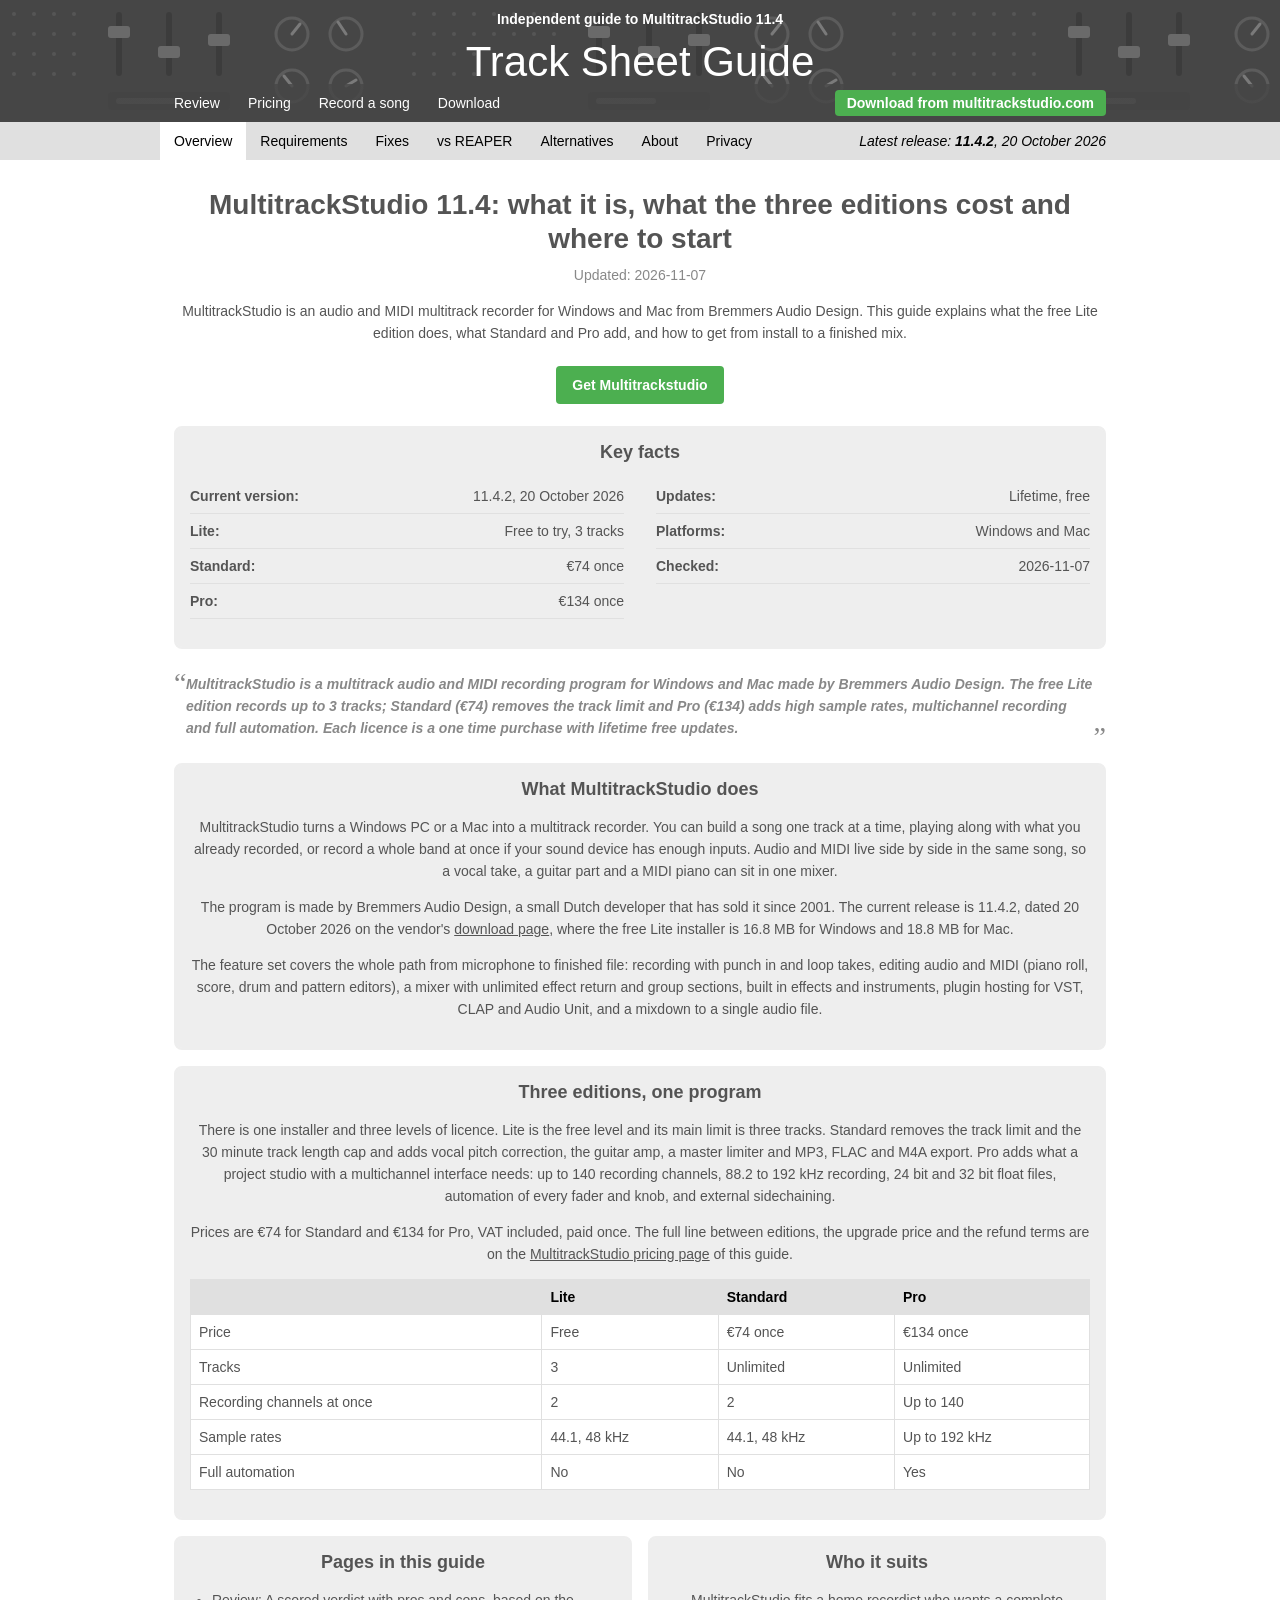
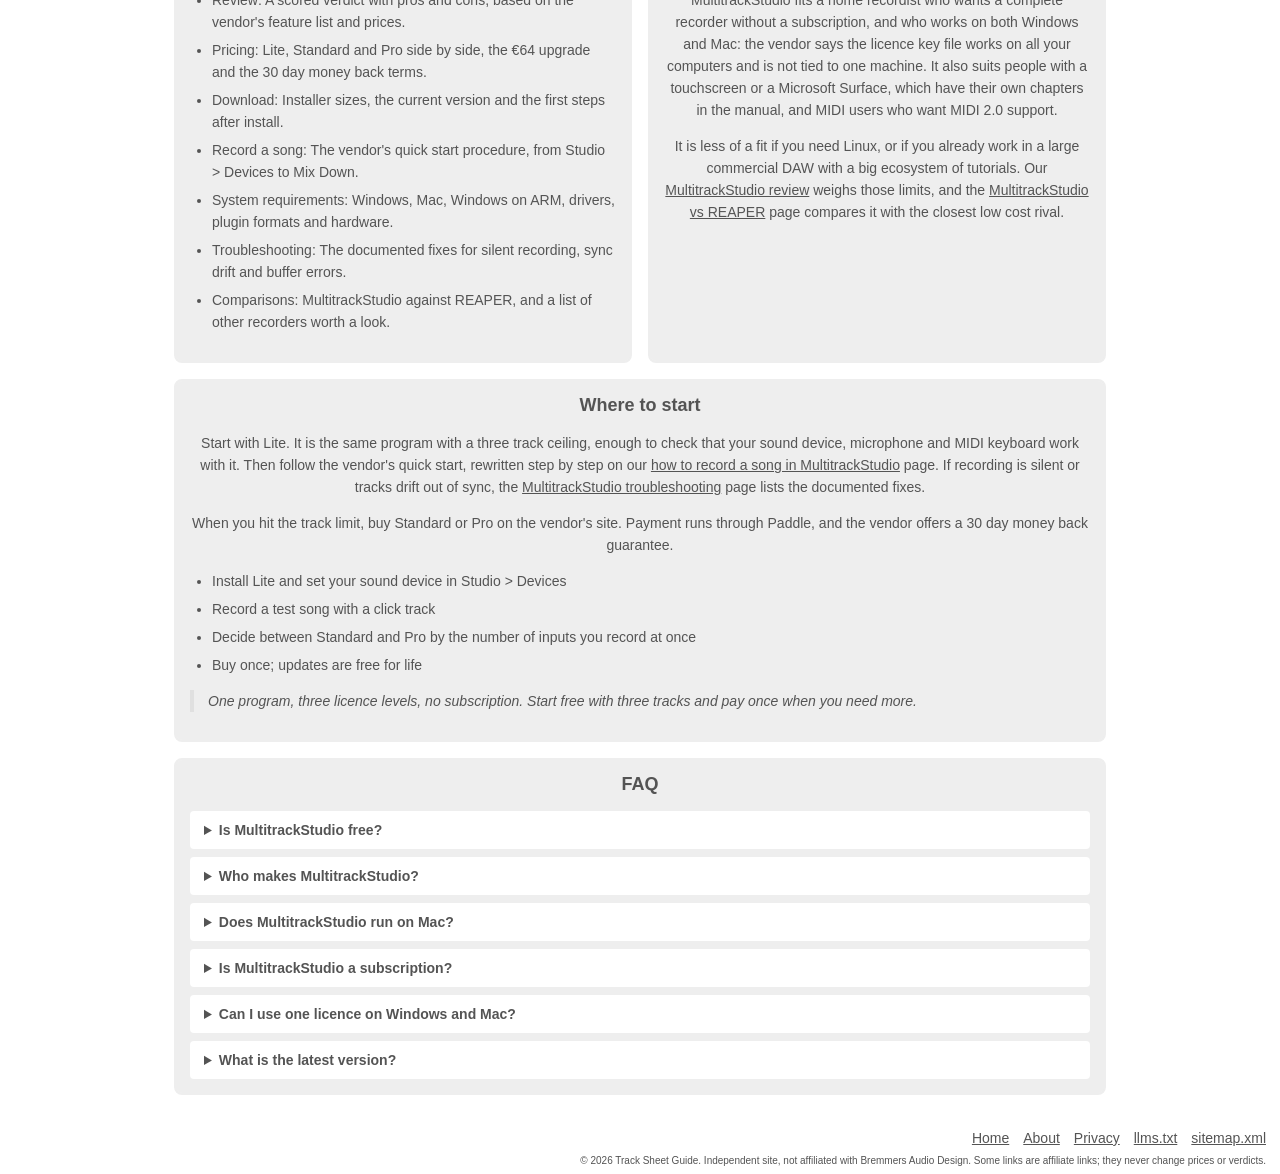
<file: index.html>
<!doctype html>
<html lang="en"><head>
<meta charset="utf-8">
<meta name="viewport" content="width=device-width,initial-scale=1">
<title>MultitrackStudio 11.4: Lite, Standard and Pro Explained</title>
<meta name="description" content="Independent guide to MultitrackStudio 11.4.2: free Lite edition, Standard €74 and Pro €134 once, system requirements, recording steps and fixes.">
<link rel="canonical" href="https://multitrackstudio.github.io/">
<meta name="robots" content="index,follow,max-image-preview:large,max-snippet:-1">
<meta name="author" content="Track Sheet Guide">
<meta property="og:type" content="website">
<meta property="og:title" content="MultitrackStudio 11.4: Lite, Standard and Pro Explained">
<meta property="og:description" content="Independent guide to MultitrackStudio 11.4.2: free Lite edition, Standard €74 and Pro €134 once, system requirements, recording steps and fixes.">
<meta property="og:url" content="https://multitrackstudio.github.io/">
<meta property="og:image" content="https://multitrackstudio.github.io/assets/og.png">
<meta property="og:site_name" content="Track Sheet Guide">
<meta property="article:published_time" content="2026-11-07">
<meta property="article:modified_time" content="2026-11-07">
<meta name="twitter:card" content="summary_large_image">
<link rel="icon" href="assets/favicon.svg" type="image/svg+xml">
<link rel="icon" href="assets/favicon-32.png" sizes="32x32" type="image/png">
<link rel="apple-touch-icon" href="assets/apple-touch-icon.png">
<link rel="preconnect" href="https://fonts.googleapis.com">
<link rel="preconnect" href="https://fonts.gstatic.com" crossorigin>
<link href="https://fonts.googleapis.com/css2?family=Hanken+Grotesk:wght@400;500;600;700&family=Geist+Mono:wght@400;500&display=swap" rel="stylesheet">
<link rel="stylesheet" href="assets/style.css">
<script type="application/ld+json">{"@context": "https://schema.org", "@graph": [{"@type": "Organization", "@id": "https://multitrackstudio.github.io/#org", "name": "Track Sheet Guide", "url": "https://multitrackstudio.github.io/", "logo": {"@type": "ImageObject", "url": "https://multitrackstudio.github.io/assets/og.png"}}, {"@type": "WebSite", "@id": "https://multitrackstudio.github.io/#site", "name": "Track Sheet Guide", "url": "https://multitrackstudio.github.io/", "publisher": {"@id": "https://multitrackstudio.github.io/#org"}, "inLanguage": "en"}, {"@type": "SoftwareApplication", "@id": "https://multitrackstudio.github.io/#product", "name": "Multitrackstudio", "applicationCategory": "MultimediaApplication", "operatingSystem": "Windows 11, 10, 8, 7 (64 and 32 bit, ARM64); macOS 27 back to OS X 10.11", "url": "https://www.multitrackstudio.com/download.php", "softwareVersion": "11.4.2", "publisher": {"@type": "Organization", "name": "Bremmers Audio Design"}, "sameAs": ["https://www.multitrackstudio.com/", "https://www.multitrackstudio.com/download.php", "https://www.multitrackstudio.com/buy.php"], "offers": [{"@type": "Offer", "name": "Lite", "price": "0", "priceCurrency": "EUR", "url": "https://www.multitrackstudio.com/download.php", "description": "free to try, limited to 3 tracks"}, {"@type": "Offer", "name": "Standard", "price": "74", "priceCurrency": "EUR", "url": "https://www.multitrackstudio.com/download.php", "description": "one time, VAT included, lifetime free updates"}, {"@type": "Offer", "name": "Pro", "price": "134", "priceCurrency": "EUR", "url": "https://www.multitrackstudio.com/download.php", "description": "one time, VAT included, lifetime free updates"}, {"@type": "Offer", "name": "Standard to Pro upgrade", "price": "64", "priceCurrency": "EUR", "url": "https://www.multitrackstudio.com/download.php", "description": "one time, for registered Standard users"}]}, {"@type": "WebPage", "@id": "https://multitrackstudio.github.io/#webpage", "url": "https://multitrackstudio.github.io/", "name": "MultitrackStudio 11.4: Lite, Standard and Pro Explained", "description": "Independent guide to MultitrackStudio 11.4.2: free Lite edition, Standard €74 and Pro €134 once, system requirements, recording steps and fixes.", "isPartOf": {"@id": "https://multitrackstudio.github.io/#site"}, "about": {"@id": "https://multitrackstudio.github.io/#product"}, "datePublished": "2026-11-07", "dateModified": "2026-11-07", "inLanguage": "en", "breadcrumb": {"@id": "https://multitrackstudio.github.io/#crumbs"}, "speakable": {"@type": "SpeakableSpecification", "cssSelector": [".answer", ".keyfacts", ".hero .lede"]}}, {"@type": "BreadcrumbList", "@id": "https://multitrackstudio.github.io/#crumbs", "itemListElement": [{"@type": "ListItem", "position": 1, "name": "Track Sheet Guide", "item": "https://multitrackstudio.github.io/"}]}, {"@type": "CollectionPage", "name": "MultitrackStudio 11.4: what it is, what the three editions cost and where to start", "mainEntity": {"@type": "ItemList", "itemListElement": [{"@type": "ListItem", "position": 1, "name": "MultitrackStudio review: a complete recorder for a one time price, with clear edition limits", "url": "https://multitrackstudio.github.io/review.html"}, {"@type": "ListItem", "position": 2, "name": "MultitrackStudio price: Lite, Standard and Pro compared, with upgrade and refund terms", "url": "https://multitrackstudio.github.io/pricing.html"}, {"@type": "ListItem", "position": 3, "name": "MultitrackStudio download: Lite 11.4.2 for Windows and Mac, and how to install it", "url": "https://multitrackstudio.github.io/download.html"}, {"@type": "ListItem", "position": 4, "name": "How to record with MultitrackStudio: from an empty song to a mixed file", "url": "https://multitrackstudio.github.io/record-a-song.html"}, {"@type": "ListItem", "position": 5, "name": "MultitrackStudio system requirements: Windows, Mac, ARM, drivers and plugins", "url": "https://multitrackstudio.github.io/system-requirements.html"}, {"@type": "ListItem", "position": 6, "name": "MultitrackStudio not recording? The documented fixes for common problems", "url": "https://multitrackstudio.github.io/troubleshooting.html"}, {"@type": "ListItem", "position": 7, "name": "MultitrackStudio vs REAPER: price, licence, trial and platforms compared", "url": "https://multitrackstudio.github.io/vs-reaper.html"}, {"@type": "ListItem", "position": 8, "name": "MultitrackStudio alternatives: other multitrack recorders for Windows, Mac and Linux", "url": "https://multitrackstudio.github.io/alternatives.html"}]}, "headline": "MultitrackStudio 11.4: what it is, what the three editions cost and where to start", "description": "Independent guide to MultitrackStudio 11.4.2: free Lite edition, Standard €74 and Pro €134 once, system requirements, recording steps and fixes.", "author": {"@id": "https://multitrackstudio.github.io/#org"}, "publisher": {"@id": "https://multitrackstudio.github.io/#org"}, "datePublished": "2026-11-07", "dateModified": "2026-11-07", "mainEntityOfPage": {"@id": "https://multitrackstudio.github.io/#webpage"}, "about": {"@id": "https://multitrackstudio.github.io/#product"}, "inLanguage": "en"}, {"@type": "FAQPage", "mainEntity": [{"@type": "Question", "name": "Is MultitrackStudio free?", "acceptedAnswer": {"@type": "Answer", "text": "The Lite edition is free to download and try. Its main limit is three tracks, and it also caps track length at 30 minutes and leaves out pitch correction and MP3 export. Standard and Pro are paid once."}}, {"@type": "Question", "name": "Who makes MultitrackStudio?", "acceptedAnswer": {"@type": "Answer", "text": "Bremmers Audio Design, a small developer whose site carries a 2001 to 2026 copyright. The program, the manual and the iPad version all come from that one vendor."}}, {"@type": "Question", "name": "Does MultitrackStudio run on Mac?", "acceptedAnswer": {"@type": "Answer", "text": "Yes. The Mac version is a Universal Binary for Apple Silicon and Intel, and the vendor lists macOS 27 back to OS X 10.11. Plugins can be Audio Unit, CLAP, VST3 or VST2."}}, {"@type": "Question", "name": "Is MultitrackStudio a subscription?", "acceptedAnswer": {"@type": "Answer", "text": "No. Standard costs €74 and Pro €134, once, VAT included. The buy page says every licence comes with lifetime free updates."}}, {"@type": "Question", "name": "Can I use one licence on Windows and Mac?", "acceptedAnswer": {"@type": "Answer", "text": "The vendor says the licence key file works on all your computers and the program is not tied to one machine. The buy page lists Windows and Mac as covered platforms."}}, {"@type": "Question", "name": "What is the latest version?", "acceptedAnswer": {"@type": "Answer", "text": "Version 11.4.2, dated 20 October 2026 on the vendor's download page. It added a 175% interface size, VST3 support for MIDI 2.0 per note controllers and better CPU efficiency on Windows on ARM."}}]}]}</script>
<script async src="https://www.googletagmanager.com/gtag/js?id=G-R3VQDZG35C"></script>
<script>window.dataLayer=window.dataLayer||[];function gtag(){dataLayer.push(arguments)}gtag('js',new Date());gtag('config','G-R3VQDZG35C');</script>
</head><body>
<a class="skip" href="#main">Skip to content</a>
<div class="top">
<header class="site"><p class="tag">Independent guide to MultitrackStudio 11.4</p><div class="brand"><a href="index.html">Track Sheet Guide</a></div></header>
<nav class="tabs" aria-label="Site"><a href="review.html">Review</a><a href="pricing.html">Pricing</a><a href="record-a-song.html">Record a song</a><a href="download.html">Download</a><a class="hbtn" href="download.html" data-track="funnel" data-offer="multitrackstudio" data-place="header">Download from multitrackstudio.com</a></nav>
</div>
<nav class="subnav" aria-label="All pages"><div class="in"><a href="index.html" aria-current="page">Overview</a><a href="system-requirements.html">Requirements</a><a href="troubleshooting.html">Fixes</a><a href="vs-reaper.html">vs REAPER</a><a href="alternatives.html">Alternatives</a><a href="about.html">About</a><a href="privacy.html">Privacy</a><span class="ver">Latest release: <b>11.4.2</b>, 20 October 2026</span></div></nav>
<main id="main" class="main">
<h1>MultitrackStudio 11.4: what it is, what the three editions cost and where to start</h1>
<p class="meta">Updated: 2026-11-07</p>
<p class="lead">MultitrackStudio is an audio and MIDI multitrack recorder for Windows and Mac from Bremmers Audio Design. This guide explains what the free Lite edition does, what Standard and Pro add, and how to get from install to a finished mix.</p>
<p class="herocta"><a class="btn" href="download.html" data-track="funnel" data-offer="multitrackstudio" data-place="hero">Get Multitrackstudio</a></p>
<div class="grid"><section class="card wide facts"><h2>Key facts</h2><ul class="kf"><li><span>Current version:</span><span>11.4.2, 20 October 2026</span></li><li><span>Lite:</span><span>Free to try, 3 tracks</span></li><li><span>Standard:</span><span>€74 once</span></li><li><span>Pro:</span><span>€134 once</span></li><li><span>Updates:</span><span>Lifetime, free</span></li><li><span>Platforms:</span><span>Windows and Mac</span></li><li><span>Checked:</span><span>2026-11-07</span></li></ul></section></div>
<div class="pull"><p>MultitrackStudio is a multitrack audio and MIDI recording program for Windows and Mac made by Bremmers Audio Design. The free Lite edition records up to 3 tracks; Standard (€74) removes the track limit and Pro (€134) adds high sample rates, multichannel recording and full automation. Each licence is a one time purchase with lifetime free updates.</p></div>
<div class="grid">
<section class="card wide"><h2>What MultitrackStudio does</h2><p>MultitrackStudio turns a Windows PC or a Mac into a multitrack recorder. You can build a song one track at a time, playing along with what you already recorded, or record a whole band at once if your sound device has enough inputs. Audio and MIDI live side by side in the same song, so a vocal take, a guitar part and a MIDI piano can sit in one mixer.</p><p>The program is made by Bremmers Audio Design, a small Dutch developer that has sold it since 2001. The current release is 11.4.2, dated 20 October 2026 on the vendor's <a href="download.html">download page</a>, where the free Lite installer is 16.8 MB for Windows and 18.8 MB for Mac.</p><p>The feature set covers the whole path from microphone to finished file: recording with punch in and loop takes, editing audio and MIDI (piano roll, score, drum and pattern editors), a mixer with unlimited effect return and group sections, built in effects and instruments, plugin hosting for VST, CLAP and Audio Unit, and a mixdown to a single audio file.</p></section>
<section class="card wide"><h2>Three editions, one program</h2><p>There is one installer and three levels of licence. Lite is the free level and its main limit is three tracks. Standard removes the track limit and the 30 minute track length cap and adds vocal pitch correction, the guitar amp, a master limiter and MP3, FLAC and M4A export. Pro adds what a project studio with a multichannel interface needs: up to 140 recording channels, 88.2 to 192 kHz recording, 24 bit and 32 bit float files, automation of every fader and knob, and external sidechaining.</p><p>Prices are €74 for Standard and €134 for Pro, VAT included, paid once. The full line between editions, the upgrade price and the refund terms are on the <a href="pricing.html">MultitrackStudio pricing page</a> of this guide.</p><div class="tablewrap"><table><thead><tr><th></th><th>Lite</th><th>Standard</th><th>Pro</th></tr></thead><tbody><tr><td>Price</td><td>Free</td><td>€74 once</td><td>€134 once</td></tr><tr><td>Tracks</td><td>3</td><td>Unlimited</td><td>Unlimited</td></tr><tr><td>Recording channels at once</td><td>2</td><td>2</td><td>Up to 140</td></tr><tr><td>Sample rates</td><td>44.1, 48 kHz</td><td>44.1, 48 kHz</td><td>Up to 192 kHz</td></tr><tr><td>Full automation</td><td>No</td><td>No</td><td>Yes</td></tr></tbody></table></div></section>
<section class="card"><h2>Pages in this guide</h2><ul><li>Review: A scored verdict with pros and cons, based on the vendor's feature list and prices.</li><li>Pricing: Lite, Standard and Pro side by side, the €64 upgrade and the 30 day money back terms.</li><li>Download: Installer sizes, the current version and the first steps after install.</li><li>Record a song: The vendor's quick start procedure, from Studio &gt; Devices to Mix Down.</li><li>System requirements: Windows, Mac, Windows on ARM, drivers, plugin formats and hardware.</li><li>Troubleshooting: The documented fixes for silent recording, sync drift and buffer errors.</li><li>Comparisons: MultitrackStudio against REAPER, and a list of other recorders worth a look.</li></ul></section>
<section class="card"><h2>Who it suits</h2><p>MultitrackStudio fits a home recordist who wants a complete recorder without a subscription, and who works on both Windows and Mac: the vendor says the licence key file works on all your computers and is not tied to one machine. It also suits people with a touchscreen or a Microsoft Surface, which have their own chapters in the manual, and MIDI users who want MIDI 2.0 support.</p><p>It is less of a fit if you need Linux, or if you already work in a large commercial DAW with a big ecosystem of tutorials. Our <a href="review.html">MultitrackStudio review</a> weighs those limits, and the <a href="vs-reaper.html">MultitrackStudio vs REAPER</a> page compares it with the closest low cost rival.</p></section>
<section class="card wide"><h2>Where to start</h2><p>Start with Lite. It is the same program with a three track ceiling, enough to check that your sound device, microphone and MIDI keyboard work with it. Then follow the vendor's quick start, rewritten step by step on our <a href="record-a-song.html">how to record a song in MultitrackStudio</a> page. If recording is silent or tracks drift out of sync, the <a href="troubleshooting.html">MultitrackStudio troubleshooting</a> page lists the documented fixes.</p><p>When you hit the track limit, buy Standard or Pro on the vendor's site. Payment runs through Paddle, and the vendor offers a 30 day money back guarantee.</p><ul><li>Install Lite and set your sound device in Studio &gt; Devices</li><li>Record a test song with a click track</li><li>Decide between Standard and Pro by the number of inputs you record at once</li><li>Buy once; updates are free for life</li></ul><blockquote><p>One program, three licence levels, no subscription. Start free with three tracks and pay once when you need more.</p></blockquote></section>
<section class="card wide faq"><h2>FAQ</h2><details><summary>Is MultitrackStudio free?</summary><p>The Lite edition is free to download and try. Its main limit is three tracks, and it also caps track length at 30 minutes and leaves out pitch correction and MP3 export. Standard and Pro are paid once.</p></details><details><summary>Who makes MultitrackStudio?</summary><p>Bremmers Audio Design, a small developer whose site carries a 2001 to 2026 copyright. The program, the manual and the iPad version all come from that one vendor.</p></details><details><summary>Does MultitrackStudio run on Mac?</summary><p>Yes. The Mac version is a Universal Binary for Apple Silicon and Intel, and the vendor lists macOS 27 back to OS X 10.11. Plugins can be Audio Unit, CLAP, VST3 or VST2.</p></details><details><summary>Is MultitrackStudio a subscription?</summary><p>No. Standard costs €74 and Pro €134, once, VAT included. The buy page says every licence comes with lifetime free updates.</p></details><details><summary>Can I use one licence on Windows and Mac?</summary><p>The vendor says the licence key file works on all your computers and the program is not tied to one machine. The buy page lists Windows and Mac as covered platforms.</p></details><details><summary>What is the latest version?</summary><p>Version 11.4.2, dated 20 October 2026 on the vendor's download page. It added a 175% interface size, VST3 support for MIDI 2.0 per note controllers and better CPU efficiency on Windows on ARM.</p></details></section>
</div>
</main>
<footer class="site"><nav aria-label="Footer"><a href="index.html">Home</a><a href="about.html">About</a><a href="privacy.html">Privacy</a><a href="llms.txt">llms.txt</a><a href="sitemap.xml">sitemap.xml</a></nav><p>&copy; 2026 Track Sheet Guide. Independent site, not affiliated with Bremmers Audio Design. Some links are affiliate links; they never change prices or verdicts.</p></footer>
<script src="assets/track.js"></script>
<script src="assets/captcha-widget.js"></script>
</body></html>
</file>
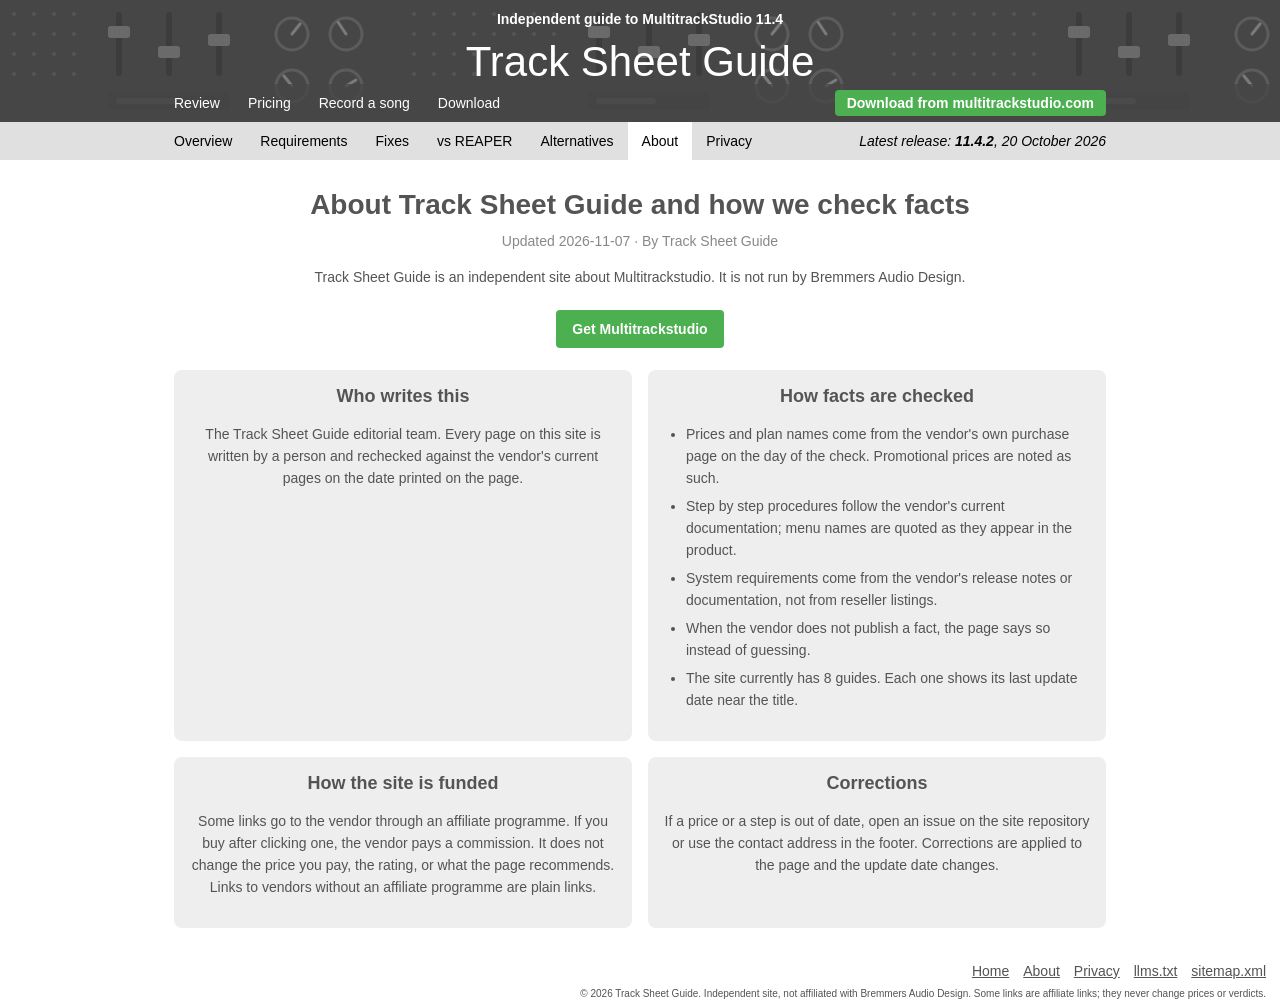
<file: about.html>
<!doctype html>
<html lang="en"><head>
<meta charset="utf-8">
<meta name="viewport" content="width=device-width,initial-scale=1">
<title>About Track Sheet Guide</title>
<meta name="description" content="Who writes Track Sheet Guide, how facts about Multitrackstudio are checked, and how the site is funded.">
<link rel="canonical" href="https://multitrackstudio.github.io/about.html">
<meta name="robots" content="index,follow,max-image-preview:large,max-snippet:-1">
<meta name="author" content="Track Sheet Guide">
<meta property="og:type" content="article">
<meta property="og:title" content="About Track Sheet Guide">
<meta property="og:description" content="Who writes Track Sheet Guide, how facts about Multitrackstudio are checked, and how the site is funded.">
<meta property="og:url" content="https://multitrackstudio.github.io/about.html">
<meta property="og:image" content="https://multitrackstudio.github.io/assets/og.png">
<meta property="og:site_name" content="Track Sheet Guide">
<meta property="article:published_time" content="2026-11-07">
<meta property="article:modified_time" content="2026-11-07">
<meta name="twitter:card" content="summary_large_image">
<link rel="icon" href="assets/favicon.svg" type="image/svg+xml">
<link rel="icon" href="assets/favicon-32.png" sizes="32x32" type="image/png">
<link rel="apple-touch-icon" href="assets/apple-touch-icon.png">
<link rel="preconnect" href="https://fonts.googleapis.com">
<link rel="preconnect" href="https://fonts.gstatic.com" crossorigin>
<link href="https://fonts.googleapis.com/css2?family=Hanken+Grotesk:wght@400;500;600;700&family=Geist+Mono:wght@400;500&display=swap" rel="stylesheet">
<link rel="stylesheet" href="assets/style.css">
<script type="application/ld+json">{"@context": "https://schema.org", "@graph": [{"@type": "Organization", "@id": "https://multitrackstudio.github.io/#org", "name": "Track Sheet Guide", "url": "https://multitrackstudio.github.io/", "logo": {"@type": "ImageObject", "url": "https://multitrackstudio.github.io/assets/og.png"}}, {"@type": "WebSite", "@id": "https://multitrackstudio.github.io/#site", "name": "Track Sheet Guide", "url": "https://multitrackstudio.github.io/", "publisher": {"@id": "https://multitrackstudio.github.io/#org"}, "inLanguage": "en"}, {"@type": "SoftwareApplication", "@id": "https://multitrackstudio.github.io/#product", "name": "Multitrackstudio", "applicationCategory": "MultimediaApplication", "operatingSystem": "Windows 11, 10, 8, 7 (64 and 32 bit, ARM64); macOS 27 back to OS X 10.11", "url": "https://www.multitrackstudio.com/download.php", "softwareVersion": "11.4.2", "publisher": {"@type": "Organization", "name": "Bremmers Audio Design"}, "sameAs": ["https://www.multitrackstudio.com/", "https://www.multitrackstudio.com/download.php", "https://www.multitrackstudio.com/buy.php"], "offers": [{"@type": "Offer", "name": "Lite", "price": "0", "priceCurrency": "EUR", "url": "https://www.multitrackstudio.com/download.php", "description": "free to try, limited to 3 tracks"}, {"@type": "Offer", "name": "Standard", "price": "74", "priceCurrency": "EUR", "url": "https://www.multitrackstudio.com/download.php", "description": "one time, VAT included, lifetime free updates"}, {"@type": "Offer", "name": "Pro", "price": "134", "priceCurrency": "EUR", "url": "https://www.multitrackstudio.com/download.php", "description": "one time, VAT included, lifetime free updates"}, {"@type": "Offer", "name": "Standard to Pro upgrade", "price": "64", "priceCurrency": "EUR", "url": "https://www.multitrackstudio.com/download.php", "description": "one time, for registered Standard users"}]}, {"@type": "WebPage", "@id": "https://multitrackstudio.github.io/about.html#webpage", "url": "https://multitrackstudio.github.io/about.html", "name": "About Track Sheet Guide", "description": "Who writes Track Sheet Guide, how facts about Multitrackstudio are checked, and how the site is funded.", "isPartOf": {"@id": "https://multitrackstudio.github.io/#site"}, "about": {"@id": "https://multitrackstudio.github.io/#product"}, "datePublished": "2026-11-07", "dateModified": "2026-11-07", "inLanguage": "en", "breadcrumb": {"@id": "https://multitrackstudio.github.io/about.html#crumbs"}, "speakable": {"@type": "SpeakableSpecification", "cssSelector": [".answer", ".keyfacts", ".hero .lede"]}}, {"@type": "BreadcrumbList", "@id": "https://multitrackstudio.github.io/about.html#crumbs", "itemListElement": [{"@type": "ListItem", "position": 1, "name": "Track Sheet Guide", "item": "https://multitrackstudio.github.io/"}, {"@type": "ListItem", "position": 2, "name": "About Track Sheet Guide and how we check facts", "item": "https://multitrackstudio.github.io/about.html"}]}, {"@type": "Article", "headline": "About Track Sheet Guide and how we check facts", "description": "Who writes Track Sheet Guide, how facts about Multitrackstudio are checked, and how the site is funded.", "author": {"@id": "https://multitrackstudio.github.io/#org"}, "publisher": {"@id": "https://multitrackstudio.github.io/#org"}, "datePublished": "2026-11-07", "dateModified": "2026-11-07", "mainEntityOfPage": {"@id": "https://multitrackstudio.github.io/about.html#webpage"}, "about": {"@id": "https://multitrackstudio.github.io/#product"}, "inLanguage": "en"}]}</script>
<script async src="https://www.googletagmanager.com/gtag/js?id=G-R3VQDZG35C"></script>
<script>window.dataLayer=window.dataLayer||[];function gtag(){dataLayer.push(arguments)}gtag('js',new Date());gtag('config','G-R3VQDZG35C');</script>
</head><body>
<a class="skip" href="#main">Skip to content</a>
<div class="top">
<header class="site"><p class="tag">Independent guide to MultitrackStudio 11.4</p><div class="brand"><a href="index.html">Track Sheet Guide</a></div></header>
<nav class="tabs" aria-label="Site"><a href="review.html">Review</a><a href="pricing.html">Pricing</a><a href="record-a-song.html">Record a song</a><a href="download.html">Download</a><a class="hbtn" href="download.html" data-track="funnel" data-offer="multitrackstudio" data-place="header">Download from multitrackstudio.com</a></nav>
</div>
<nav class="subnav" aria-label="All pages"><div class="in"><a href="index.html">Overview</a><a href="system-requirements.html">Requirements</a><a href="troubleshooting.html">Fixes</a><a href="vs-reaper.html">vs REAPER</a><a href="alternatives.html">Alternatives</a><a href="about.html" aria-current="page">About</a><a href="privacy.html">Privacy</a><span class="ver">Latest release: <b>11.4.2</b>, 20 October 2026</span></div></nav>
<main id="main" class="main">
<h1>About Track Sheet Guide and how we check facts</h1>
<p class="meta">Updated 2026-11-07 · By Track Sheet Guide</p>
<p class="lead">Track Sheet Guide is an independent site about Multitrackstudio. It is not run by Bremmers Audio Design.</p>
<p class="herocta"><a class="btn" href="download.html" data-track="funnel" data-offer="multitrackstudio" data-place="hero">Get Multitrackstudio</a></p>
<div class="grid">
<section class="card"><h2>Who writes this</h2><p>The Track Sheet Guide editorial team. Every page on this site is written by a person and rechecked against the vendor's current pages on the date printed on the page.</p></section>
<section class="card"><h2>How facts are checked</h2><ul><li>Prices and plan names come from the vendor's own purchase page on the day of the check. Promotional prices are noted as such.</li><li>Step by step procedures follow the vendor's current documentation; menu names are quoted as they appear in the product.</li><li>System requirements come from the vendor's release notes or documentation, not from reseller listings.</li><li>When the vendor does not publish a fact, the page says so instead of guessing.</li><li>The site currently has 8 guides. Each one shows its last update date near the title.</li></ul></section>
<section class="card"><h2>How the site is funded</h2><p>Some links go to the vendor through an affiliate programme. If you buy after clicking one, the vendor pays a commission. It does not change the price you pay, the rating, or what the page recommends. Links to vendors without an affiliate programme are plain links.</p></section>
<section class="card"><h2>Corrections</h2><p>If a price or a step is out of date, open an issue on the site repository or use the contact address in the footer. Corrections are applied to the page and the update date changes.</p></section>
</div>
</main>
<footer class="site"><nav aria-label="Footer"><a href="index.html">Home</a><a href="about.html">About</a><a href="privacy.html">Privacy</a><a href="llms.txt">llms.txt</a><a href="sitemap.xml">sitemap.xml</a></nav><p>&copy; 2026 Track Sheet Guide. Independent site, not affiliated with Bremmers Audio Design. Some links are affiliate links; they never change prices or verdicts.</p></footer>
<script src="assets/track.js"></script>
<script src="assets/captcha-widget.js"></script>
</body></html>
</file>
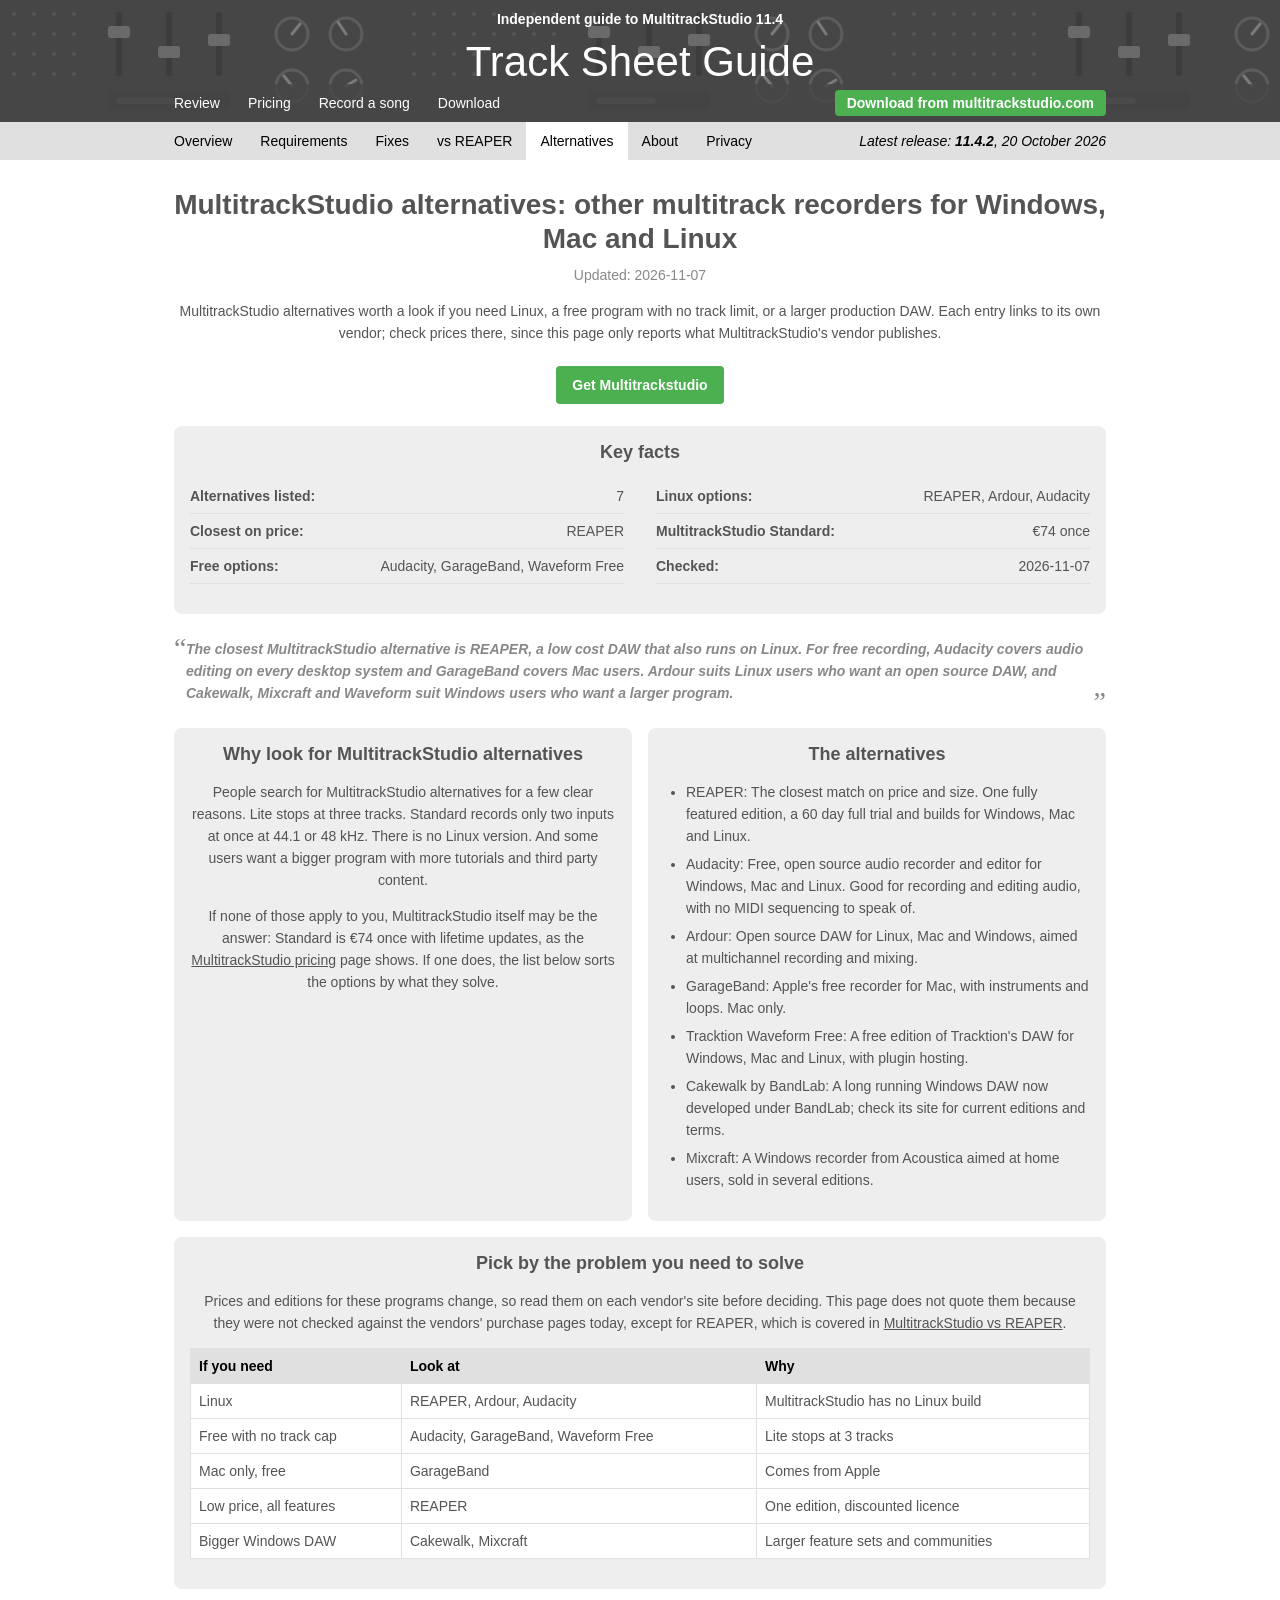
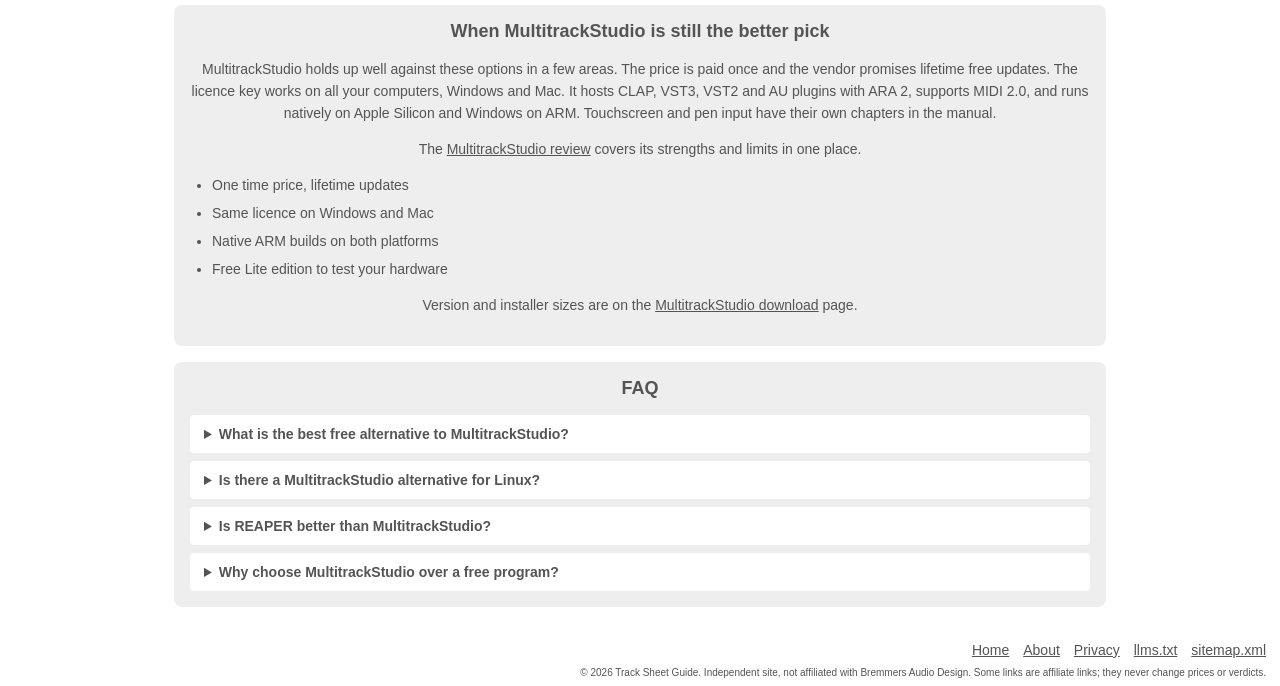
<file: alternatives.html>
<!doctype html>
<html lang="en"><head>
<meta charset="utf-8">
<meta name="viewport" content="width=device-width,initial-scale=1">
<title>MultitrackStudio Alternatives: 7 Multitrack Recorders</title>
<meta name="description" content="MultitrackStudio alternatives for Windows, Mac and Linux: REAPER, Audacity, Ardour, GarageBand, Waveform Free, Cakewalk and Mixcraft, and when to pick one.">
<link rel="canonical" href="https://multitrackstudio.github.io/alternatives.html">
<meta name="robots" content="index,follow,max-image-preview:large,max-snippet:-1">
<meta name="author" content="Track Sheet Guide">
<meta property="og:type" content="article">
<meta property="og:title" content="MultitrackStudio Alternatives: 7 Multitrack Recorders">
<meta property="og:description" content="MultitrackStudio alternatives for Windows, Mac and Linux: REAPER, Audacity, Ardour, GarageBand, Waveform Free, Cakewalk and Mixcraft, and when to pick one.">
<meta property="og:url" content="https://multitrackstudio.github.io/alternatives.html">
<meta property="og:image" content="https://multitrackstudio.github.io/assets/og.png">
<meta property="og:site_name" content="Track Sheet Guide">
<meta property="article:published_time" content="2026-11-07">
<meta property="article:modified_time" content="2026-11-07">
<meta name="twitter:card" content="summary_large_image">
<link rel="icon" href="assets/favicon.svg" type="image/svg+xml">
<link rel="icon" href="assets/favicon-32.png" sizes="32x32" type="image/png">
<link rel="apple-touch-icon" href="assets/apple-touch-icon.png">
<link rel="preconnect" href="https://fonts.googleapis.com">
<link rel="preconnect" href="https://fonts.gstatic.com" crossorigin>
<link href="https://fonts.googleapis.com/css2?family=Hanken+Grotesk:wght@400;500;600;700&family=Geist+Mono:wght@400;500&display=swap" rel="stylesheet">
<link rel="stylesheet" href="assets/style.css">
<script type="application/ld+json">{"@context": "https://schema.org", "@graph": [{"@type": "Organization", "@id": "https://multitrackstudio.github.io/#org", "name": "Track Sheet Guide", "url": "https://multitrackstudio.github.io/", "logo": {"@type": "ImageObject", "url": "https://multitrackstudio.github.io/assets/og.png"}}, {"@type": "WebSite", "@id": "https://multitrackstudio.github.io/#site", "name": "Track Sheet Guide", "url": "https://multitrackstudio.github.io/", "publisher": {"@id": "https://multitrackstudio.github.io/#org"}, "inLanguage": "en"}, {"@type": "SoftwareApplication", "@id": "https://multitrackstudio.github.io/#product", "name": "Multitrackstudio", "applicationCategory": "MultimediaApplication", "operatingSystem": "Windows 11, 10, 8, 7 (64 and 32 bit, ARM64); macOS 27 back to OS X 10.11", "url": "https://www.multitrackstudio.com/download.php", "softwareVersion": "11.4.2", "publisher": {"@type": "Organization", "name": "Bremmers Audio Design"}, "sameAs": ["https://www.multitrackstudio.com/", "https://www.multitrackstudio.com/download.php", "https://www.multitrackstudio.com/buy.php"], "offers": [{"@type": "Offer", "name": "Lite", "price": "0", "priceCurrency": "EUR", "url": "https://www.multitrackstudio.com/download.php", "description": "free to try, limited to 3 tracks"}, {"@type": "Offer", "name": "Standard", "price": "74", "priceCurrency": "EUR", "url": "https://www.multitrackstudio.com/download.php", "description": "one time, VAT included, lifetime free updates"}, {"@type": "Offer", "name": "Pro", "price": "134", "priceCurrency": "EUR", "url": "https://www.multitrackstudio.com/download.php", "description": "one time, VAT included, lifetime free updates"}, {"@type": "Offer", "name": "Standard to Pro upgrade", "price": "64", "priceCurrency": "EUR", "url": "https://www.multitrackstudio.com/download.php", "description": "one time, for registered Standard users"}]}, {"@type": "WebPage", "@id": "https://multitrackstudio.github.io/alternatives.html#webpage", "url": "https://multitrackstudio.github.io/alternatives.html", "name": "MultitrackStudio Alternatives: 7 Multitrack Recorders", "description": "MultitrackStudio alternatives for Windows, Mac and Linux: REAPER, Audacity, Ardour, GarageBand, Waveform Free, Cakewalk and Mixcraft, and when to pick one.", "isPartOf": {"@id": "https://multitrackstudio.github.io/#site"}, "about": {"@id": "https://multitrackstudio.github.io/#product"}, "datePublished": "2026-11-07", "dateModified": "2026-11-07", "inLanguage": "en", "breadcrumb": {"@id": "https://multitrackstudio.github.io/alternatives.html#crumbs"}, "speakable": {"@type": "SpeakableSpecification", "cssSelector": [".answer", ".keyfacts", ".hero .lede"]}}, {"@type": "BreadcrumbList", "@id": "https://multitrackstudio.github.io/alternatives.html#crumbs", "itemListElement": [{"@type": "ListItem", "position": 1, "name": "Track Sheet Guide", "item": "https://multitrackstudio.github.io/"}, {"@type": "ListItem", "position": 2, "name": "MultitrackStudio alternatives: other multitrack recorders for Windows, Mac and Linux", "item": "https://multitrackstudio.github.io/alternatives.html"}]}, {"@type": "Article", "headline": "MultitrackStudio alternatives: other multitrack recorders for Windows, Mac and Linux", "description": "MultitrackStudio alternatives for Windows, Mac and Linux: REAPER, Audacity, Ardour, GarageBand, Waveform Free, Cakewalk and Mixcraft, and when to pick one.", "author": {"@id": "https://multitrackstudio.github.io/#org"}, "publisher": {"@id": "https://multitrackstudio.github.io/#org"}, "datePublished": "2026-11-07", "dateModified": "2026-11-07", "mainEntityOfPage": {"@id": "https://multitrackstudio.github.io/alternatives.html#webpage"}, "about": {"@id": "https://multitrackstudio.github.io/#product"}, "inLanguage": "en"}, {"@type": "ItemList", "name": "MultitrackStudio alternatives: other multitrack recorders for Windows, Mac and Linux", "itemListElement": [{"@type": "ListItem", "position": 1, "item": {"@type": "SoftwareApplication", "name": "REAPER", "url": "https://www.reaper.fm/"}}, {"@type": "ListItem", "position": 2, "item": {"@type": "SoftwareApplication", "name": "Audacity", "url": "https://www.audacityteam.org/"}}, {"@type": "ListItem", "position": 3, "item": {"@type": "SoftwareApplication", "name": "Ardour", "url": "https://ardour.org/"}}, {"@type": "ListItem", "position": 4, "item": {"@type": "SoftwareApplication", "name": "GarageBand", "url": "https://www.apple.com/mac/garageband/"}}, {"@type": "ListItem", "position": 5, "item": {"@type": "SoftwareApplication", "name": "Tracktion Waveform Free", "url": "https://www.tracktion.com/products/waveform-free"}}, {"@type": "ListItem", "position": 6, "item": {"@type": "SoftwareApplication", "name": "Cakewalk by BandLab", "url": "https://www.bandlab.com/products/cakewalk"}}, {"@type": "ListItem", "position": 7, "item": {"@type": "SoftwareApplication", "name": "Mixcraft", "url": "https://acoustica.com/mixcraft"}}]}, {"@type": "FAQPage", "mainEntity": [{"@type": "Question", "name": "What is the best free alternative to MultitrackStudio?", "acceptedAnswer": {"@type": "Answer", "text": "It depends on your system. Audacity is free on Windows, Mac and Linux for audio recording and editing; GarageBand is free on Mac with instruments; Waveform Free is a free DAW on all three systems."}}, {"@type": "Question", "name": "Is there a MultitrackStudio alternative for Linux?", "acceptedAnswer": {"@type": "Answer", "text": "Yes. REAPER, Ardour and Audacity all run on Linux. MultitrackStudio itself is Windows, Mac and iPad only."}}, {"@type": "Question", "name": "Is REAPER better than MultitrackStudio?", "acceptedAnswer": {"@type": "Answer", "text": "Neither is better for everyone. REAPER has one fully featured edition, Linux support and a 60 day trial; MultitrackStudio has a simpler workflow, lifetime updates and a free Lite edition."}}, {"@type": "Question", "name": "Why choose MultitrackStudio over a free program?", "acceptedAnswer": {"@type": "Answer", "text": "The paid editions add unlimited tracks, pitch correction, MP3 export and, in Pro, multichannel recording and automation, for a one time price with lifetime updates. Lite lets you test it first at no cost."}}]}]}</script>
<script async src="https://www.googletagmanager.com/gtag/js?id=G-R3VQDZG35C"></script>
<script>window.dataLayer=window.dataLayer||[];function gtag(){dataLayer.push(arguments)}gtag('js',new Date());gtag('config','G-R3VQDZG35C');</script>
</head><body>
<a class="skip" href="#main">Skip to content</a>
<div class="top">
<header class="site"><p class="tag">Independent guide to MultitrackStudio 11.4</p><div class="brand"><a href="index.html">Track Sheet Guide</a></div></header>
<nav class="tabs" aria-label="Site"><a href="review.html">Review</a><a href="pricing.html">Pricing</a><a href="record-a-song.html">Record a song</a><a href="download.html">Download</a><a class="hbtn" href="download.html" data-track="funnel" data-offer="multitrackstudio" data-place="header">Download from multitrackstudio.com</a></nav>
</div>
<nav class="subnav" aria-label="All pages"><div class="in"><a href="index.html">Overview</a><a href="system-requirements.html">Requirements</a><a href="troubleshooting.html">Fixes</a><a href="vs-reaper.html">vs REAPER</a><a href="alternatives.html" aria-current="page">Alternatives</a><a href="about.html">About</a><a href="privacy.html">Privacy</a><span class="ver">Latest release: <b>11.4.2</b>, 20 October 2026</span></div></nav>
<main id="main" class="main">
<h1>MultitrackStudio alternatives: other multitrack recorders for Windows, Mac and Linux</h1>
<p class="meta">Updated: 2026-11-07</p>
<p class="lead">MultitrackStudio alternatives worth a look if you need Linux, a free program with no track limit, or a larger production DAW. Each entry links to its own vendor; check prices there, since this page only reports what MultitrackStudio's vendor publishes.</p>
<p class="herocta"><a class="btn" href="download.html" data-track="funnel" data-offer="multitrackstudio" data-place="hero">Get Multitrackstudio</a></p>
<div class="grid"><section class="card wide facts"><h2>Key facts</h2><ul class="kf"><li><span>Alternatives listed:</span><span>7</span></li><li><span>Closest on price:</span><span>REAPER</span></li><li><span>Free options:</span><span>Audacity, GarageBand, Waveform Free</span></li><li><span>Linux options:</span><span>REAPER, Ardour, Audacity</span></li><li><span>MultitrackStudio Standard:</span><span>€74 once</span></li><li><span>Checked:</span><span>2026-11-07</span></li></ul></section></div>
<div class="pull"><p>The closest MultitrackStudio alternative is REAPER, a low cost DAW that also runs on Linux. For free recording, Audacity covers audio editing on every desktop system and GarageBand covers Mac users. Ardour suits Linux users who want an open source DAW, and Cakewalk, Mixcraft and Waveform suit Windows users who want a larger program.</p></div>
<div class="grid">
<section class="card"><h2>Why look for MultitrackStudio alternatives</h2><p>People search for MultitrackStudio alternatives for a few clear reasons. Lite stops at three tracks. Standard records only two inputs at once at 44.1 or 48 kHz. There is no Linux version. And some users want a bigger program with more tutorials and third party content.</p><p>If none of those apply to you, MultitrackStudio itself may be the answer: Standard is €74 once with lifetime updates, as the <a href="pricing.html">MultitrackStudio pricing</a> page shows. If one does, the list below sorts the options by what they solve.</p></section>
<section class="card"><h2>The alternatives</h2><ul><li>REAPER: The closest match on price and size. One fully featured edition, a 60 day full trial and builds for Windows, Mac and Linux.</li><li>Audacity: Free, open source audio recorder and editor for Windows, Mac and Linux. Good for recording and editing audio, with no MIDI sequencing to speak of.</li><li>Ardour: Open source DAW for Linux, Mac and Windows, aimed at multichannel recording and mixing.</li><li>GarageBand: Apple's free recorder for Mac, with instruments and loops. Mac only.</li><li>Tracktion Waveform Free: A free edition of Tracktion's DAW for Windows, Mac and Linux, with plugin hosting.</li><li>Cakewalk by BandLab: A long running Windows DAW now developed under BandLab; check its site for current editions and terms.</li><li>Mixcraft: A Windows recorder from Acoustica aimed at home users, sold in several editions.</li></ul></section>
<section class="card wide"><h2>Pick by the problem you need to solve</h2><p>Prices and editions for these programs change, so read them on each vendor's site before deciding. This page does not quote them because they were not checked against the vendors' purchase pages today, except for REAPER, which is covered in <a href="vs-reaper.html">MultitrackStudio vs REAPER</a>.</p><div class="tablewrap"><table><thead><tr><th>If you need</th><th>Look at</th><th>Why</th></tr></thead><tbody><tr><td>Linux</td><td>REAPER, Ardour, Audacity</td><td>MultitrackStudio has no Linux build</td></tr><tr><td>Free with no track cap</td><td>Audacity, GarageBand, Waveform Free</td><td>Lite stops at 3 tracks</td></tr><tr><td>Mac only, free</td><td>GarageBand</td><td>Comes from Apple</td></tr><tr><td>Low price, all features</td><td>REAPER</td><td>One edition, discounted licence</td></tr><tr><td>Bigger Windows DAW</td><td>Cakewalk, Mixcraft</td><td>Larger feature sets and communities</td></tr></tbody></table></div></section>
<section class="card wide"><h2>When MultitrackStudio is still the better pick</h2><p>MultitrackStudio holds up well against these options in a few areas. The price is paid once and the vendor promises lifetime free updates. The licence key works on all your computers, Windows and Mac. It hosts CLAP, VST3, VST2 and AU plugins with ARA 2, supports MIDI 2.0, and runs natively on Apple Silicon and Windows on ARM. Touchscreen and pen input have their own chapters in the manual.</p><p>The <a href="review.html">MultitrackStudio review</a> covers its strengths and limits in one place.</p><ul><li>One time price, lifetime updates</li><li>Same licence on Windows and Mac</li><li>Native ARM builds on both platforms</li><li>Free Lite edition to test your hardware</li></ul><p>Version and installer sizes are on the <a href="download.html">MultitrackStudio download</a> page.</p></section>
<section class="card wide faq"><h2>FAQ</h2><details><summary>What is the best free alternative to MultitrackStudio?</summary><p>It depends on your system. Audacity is free on Windows, Mac and Linux for audio recording and editing; GarageBand is free on Mac with instruments; Waveform Free is a free DAW on all three systems.</p></details><details><summary>Is there a MultitrackStudio alternative for Linux?</summary><p>Yes. REAPER, Ardour and Audacity all run on Linux. MultitrackStudio itself is Windows, Mac and iPad only.</p></details><details><summary>Is REAPER better than MultitrackStudio?</summary><p>Neither is better for everyone. REAPER has one fully featured edition, Linux support and a 60 day trial; MultitrackStudio has a simpler workflow, lifetime updates and a free Lite edition.</p></details><details><summary>Why choose MultitrackStudio over a free program?</summary><p>The paid editions add unlimited tracks, pitch correction, MP3 export and, in Pro, multichannel recording and automation, for a one time price with lifetime updates. Lite lets you test it first at no cost.</p></details></section>
</div>
</main>
<footer class="site"><nav aria-label="Footer"><a href="index.html">Home</a><a href="about.html">About</a><a href="privacy.html">Privacy</a><a href="llms.txt">llms.txt</a><a href="sitemap.xml">sitemap.xml</a></nav><p>&copy; 2026 Track Sheet Guide. Independent site, not affiliated with Bremmers Audio Design. Some links are affiliate links; they never change prices or verdicts.</p></footer>
<script src="assets/track.js"></script>
<script src="assets/captcha-widget.js"></script>
</body></html>
</file>
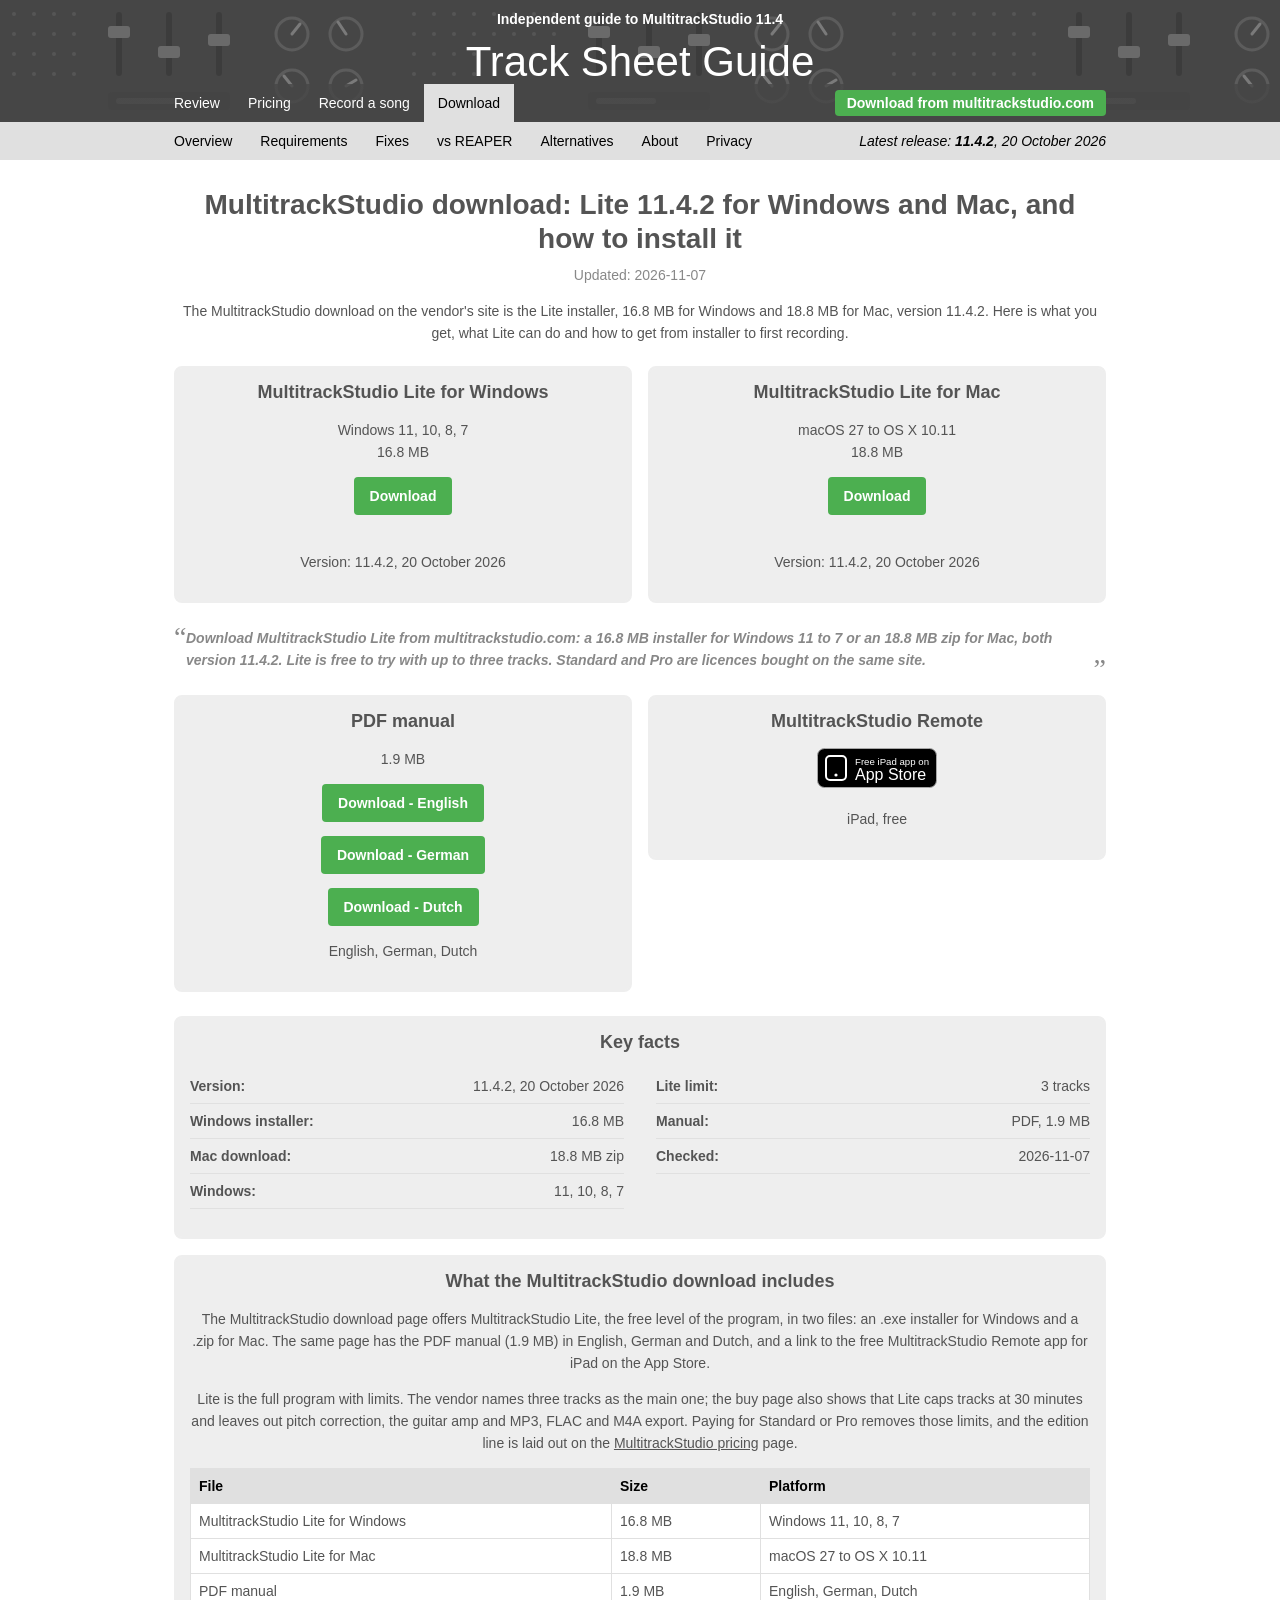
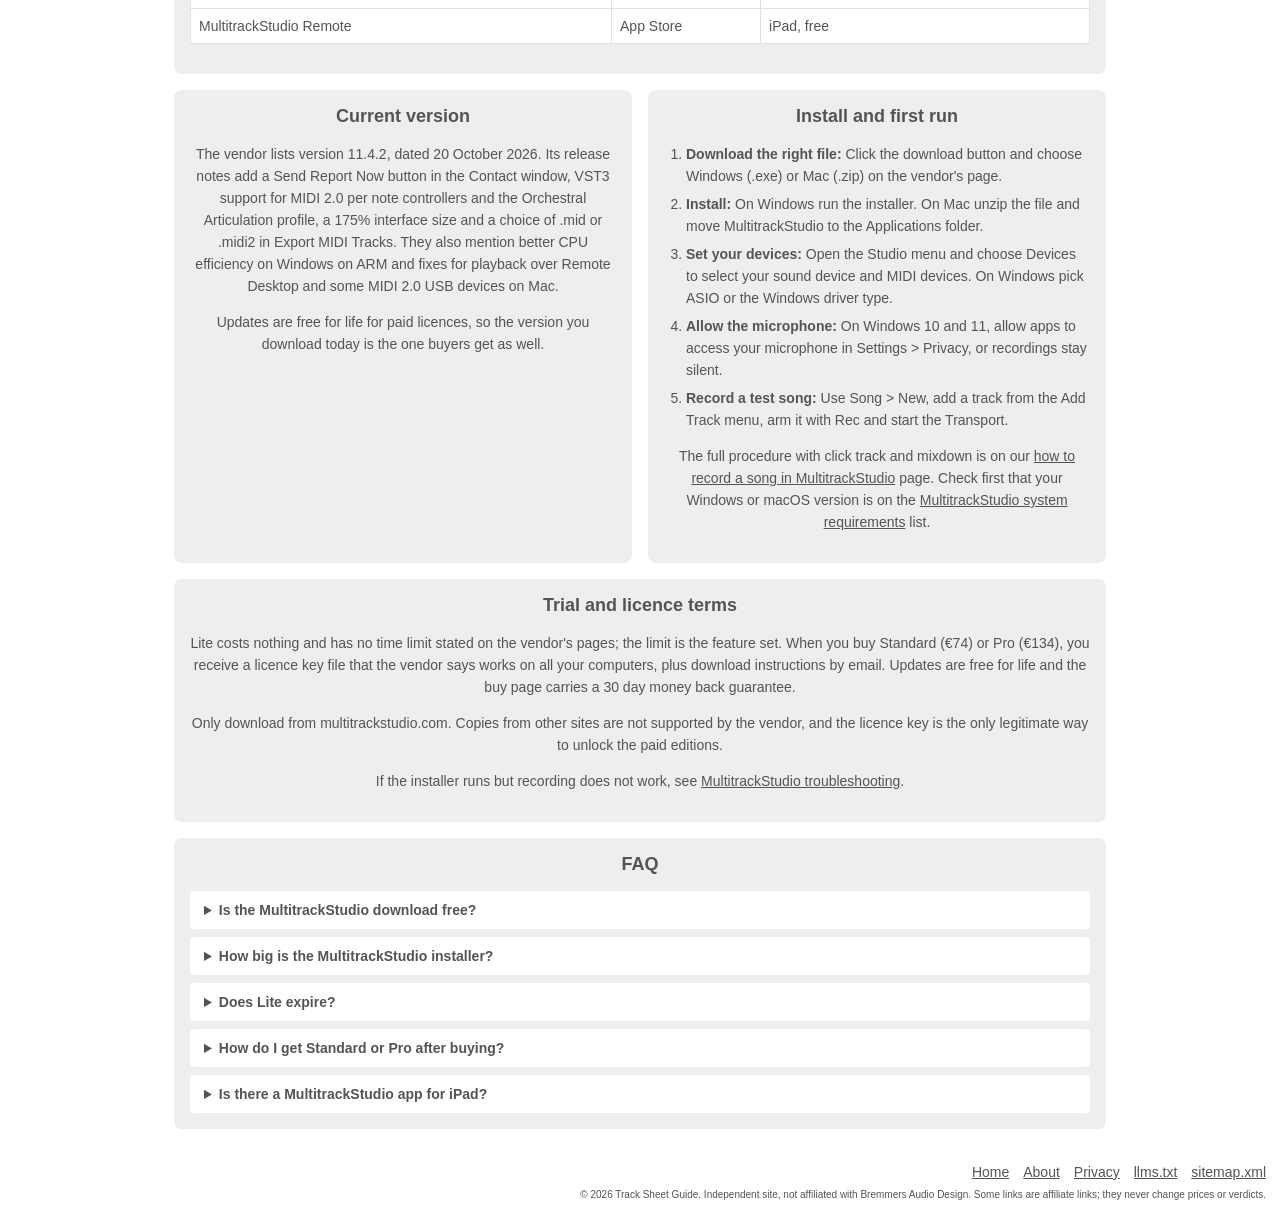
<file: download.html>
<!doctype html>
<html lang="en"><head>
<meta charset="utf-8">
<meta name="viewport" content="width=device-width,initial-scale=1">
<title>MultitrackStudio Download: Lite 11.4.2 for Windows and Mac</title>
<meta name="description" content="MultitrackStudio download: free Lite 11.4.2, 16.8 MB for Windows, 18.8 MB for Mac. What Lite includes, licence terms and install steps.">
<link rel="canonical" href="https://multitrackstudio.github.io/download.html">
<meta name="robots" content="index,follow,max-image-preview:large,max-snippet:-1">
<meta name="author" content="Track Sheet Guide">
<meta property="og:type" content="article">
<meta property="og:title" content="MultitrackStudio Download: Lite 11.4.2 for Windows and Mac">
<meta property="og:description" content="MultitrackStudio download: free Lite 11.4.2, 16.8 MB for Windows, 18.8 MB for Mac. What Lite includes, licence terms and install steps.">
<meta property="og:url" content="https://multitrackstudio.github.io/download.html">
<meta property="og:image" content="https://multitrackstudio.github.io/assets/og.png">
<meta property="og:site_name" content="Track Sheet Guide">
<meta property="article:published_time" content="2026-11-07">
<meta property="article:modified_time" content="2026-11-07">
<meta name="twitter:card" content="summary_large_image">
<link rel="icon" href="assets/favicon.svg" type="image/svg+xml">
<link rel="icon" href="assets/favicon-32.png" sizes="32x32" type="image/png">
<link rel="apple-touch-icon" href="assets/apple-touch-icon.png">
<link rel="preconnect" href="https://fonts.googleapis.com">
<link rel="preconnect" href="https://fonts.gstatic.com" crossorigin>
<link href="https://fonts.googleapis.com/css2?family=Hanken+Grotesk:wght@400;500;600;700&family=Geist+Mono:wght@400;500&display=swap" rel="stylesheet">
<link rel="stylesheet" href="assets/style.css">
<script type="application/ld+json">{"@context": "https://schema.org", "@graph": [{"@type": "Organization", "@id": "https://multitrackstudio.github.io/#org", "name": "Track Sheet Guide", "url": "https://multitrackstudio.github.io/", "logo": {"@type": "ImageObject", "url": "https://multitrackstudio.github.io/assets/og.png"}}, {"@type": "WebSite", "@id": "https://multitrackstudio.github.io/#site", "name": "Track Sheet Guide", "url": "https://multitrackstudio.github.io/", "publisher": {"@id": "https://multitrackstudio.github.io/#org"}, "inLanguage": "en"}, {"@type": "SoftwareApplication", "@id": "https://multitrackstudio.github.io/#product", "name": "Multitrackstudio", "applicationCategory": "MultimediaApplication", "operatingSystem": "Windows 11, 10, 8, 7 (64 and 32 bit, ARM64); macOS 27 back to OS X 10.11", "url": "https://www.multitrackstudio.com/download.php", "softwareVersion": "11.4.2", "publisher": {"@type": "Organization", "name": "Bremmers Audio Design"}, "sameAs": ["https://www.multitrackstudio.com/", "https://www.multitrackstudio.com/download.php", "https://www.multitrackstudio.com/buy.php"], "offers": [{"@type": "Offer", "name": "Lite", "price": "0", "priceCurrency": "EUR", "url": "https://www.multitrackstudio.com/download.php", "description": "free to try, limited to 3 tracks"}, {"@type": "Offer", "name": "Standard", "price": "74", "priceCurrency": "EUR", "url": "https://www.multitrackstudio.com/download.php", "description": "one time, VAT included, lifetime free updates"}, {"@type": "Offer", "name": "Pro", "price": "134", "priceCurrency": "EUR", "url": "https://www.multitrackstudio.com/download.php", "description": "one time, VAT included, lifetime free updates"}, {"@type": "Offer", "name": "Standard to Pro upgrade", "price": "64", "priceCurrency": "EUR", "url": "https://www.multitrackstudio.com/download.php", "description": "one time, for registered Standard users"}]}, {"@type": "WebPage", "@id": "https://multitrackstudio.github.io/download.html#webpage", "url": "https://multitrackstudio.github.io/download.html", "name": "MultitrackStudio Download: Lite 11.4.2 for Windows and Mac", "description": "MultitrackStudio download: free Lite 11.4.2, 16.8 MB for Windows, 18.8 MB for Mac. What Lite includes, licence terms and install steps.", "isPartOf": {"@id": "https://multitrackstudio.github.io/#site"}, "about": {"@id": "https://multitrackstudio.github.io/#product"}, "datePublished": "2026-11-07", "dateModified": "2026-11-07", "inLanguage": "en", "breadcrumb": {"@id": "https://multitrackstudio.github.io/download.html#crumbs"}, "speakable": {"@type": "SpeakableSpecification", "cssSelector": [".answer", ".keyfacts", ".hero .lede"]}}, {"@type": "BreadcrumbList", "@id": "https://multitrackstudio.github.io/download.html#crumbs", "itemListElement": [{"@type": "ListItem", "position": 1, "name": "Track Sheet Guide", "item": "https://multitrackstudio.github.io/"}, {"@type": "ListItem", "position": 2, "name": "MultitrackStudio download: Lite 11.4.2 for Windows and Mac, and how to install it", "item": "https://multitrackstudio.github.io/download.html"}]}, {"@type": "Article", "headline": "MultitrackStudio download: Lite 11.4.2 for Windows and Mac, and how to install it", "description": "MultitrackStudio download: free Lite 11.4.2, 16.8 MB for Windows, 18.8 MB for Mac. What Lite includes, licence terms and install steps.", "author": {"@id": "https://multitrackstudio.github.io/#org"}, "publisher": {"@id": "https://multitrackstudio.github.io/#org"}, "datePublished": "2026-11-07", "dateModified": "2026-11-07", "mainEntityOfPage": {"@id": "https://multitrackstudio.github.io/download.html#webpage"}, "about": {"@id": "https://multitrackstudio.github.io/#product"}, "inLanguage": "en"}, {"@type": "FAQPage", "mainEntity": [{"@type": "Question", "name": "Is the MultitrackStudio download free?", "acceptedAnswer": {"@type": "Answer", "text": "Yes. The download is MultitrackStudio Lite, which is free to try. Its main limit is three tracks; Standard and Pro are paid licences from the same site."}}, {"@type": "Question", "name": "How big is the MultitrackStudio installer?", "acceptedAnswer": {"@type": "Answer", "text": "The Windows installer is 16.8 MB and the Mac zip is 18.8 MB, for version 11.4.2. The PDF manual is a separate 1.9 MB file."}}, {"@type": "Question", "name": "Does Lite expire?", "acceptedAnswer": {"@type": "Answer", "text": "The vendor's pages do not mention a time limit for Lite. The restriction is on features: three tracks, 30 minute tracks and no MP3 export, among others."}}, {"@type": "Question", "name": "How do I get Standard or Pro after buying?", "acceptedAnswer": {"@type": "Answer", "text": "The buy page says each licence comes with a licence key file, and paid users receive download instructions by email. The key works on all your computers."}}, {"@type": "Question", "name": "Is there a MultitrackStudio app for iPad?", "acceptedAnswer": {"@type": "Answer", "text": "Yes. The download page links the free MultitrackStudio Remote app on the App Store, and the vendor also has a separate iPad version of MultitrackStudio whose songs can be opened in the desktop program."}}]}]}</script>
<script async src="https://www.googletagmanager.com/gtag/js?id=G-R3VQDZG35C"></script>
<script>window.dataLayer=window.dataLayer||[];function gtag(){dataLayer.push(arguments)}gtag('js',new Date());gtag('config','G-R3VQDZG35C');</script>
</head><body>
<a class="skip" href="#main">Skip to content</a>
<div class="top">
<header class="site"><p class="tag">Independent guide to MultitrackStudio 11.4</p><div class="brand"><a href="index.html">Track Sheet Guide</a></div></header>
<nav class="tabs" aria-label="Site"><a href="review.html">Review</a><a href="pricing.html">Pricing</a><a href="record-a-song.html">Record a song</a><a href="download.html" aria-current="page">Download</a><a class="hbtn cta-captcha" href="go.html?o=multitrackstudio" rel="sponsored noopener" target="_blank" data-track="cta" data-offer="multitrackstudio" data-place="header" data-captcha-trigger>Download from multitrackstudio.com</a></nav>
</div>
<nav class="subnav" aria-label="All pages"><div class="in"><a href="index.html">Overview</a><a href="system-requirements.html">Requirements</a><a href="troubleshooting.html">Fixes</a><a href="vs-reaper.html">vs REAPER</a><a href="alternatives.html">Alternatives</a><a href="about.html">About</a><a href="privacy.html">Privacy</a><span class="ver">Latest release: <b>11.4.2</b>, 20 October 2026</span></div></nav>
<main id="main" class="main">
<h1>MultitrackStudio download: Lite 11.4.2 for Windows and Mac, and how to install it</h1>
<p class="meta">Updated: 2026-11-07</p>
<p class="lead">The MultitrackStudio download on the vendor's site is the Lite installer, 16.8 MB for Windows and 18.8 MB for Mac, version 11.4.2. Here is what you get, what Lite can do and how to get from installer to first recording.</p>
<div class="grid ragged">
<section class="card"><h2>MultitrackStudio Lite for Windows</h2><p>Windows 11, 10, 8, 7<br>16.8 MB</p><p><a class="btn cta-captcha" href="go.html?o=multitrackstudio" data-captcha-trigger data-track="cta" data-offer="multitrackstudio" data-place="hero" rel="sponsored noopener" target="_blank">Download</a></p><p class="gap-top">Version: 11.4.2, 20 October 2026</p></section>
<section class="card"><h2>MultitrackStudio Lite for Mac</h2><p>macOS 27 to OS X 10.11<br>18.8 MB</p><p><a class="btn cta-captcha" href="go.html?o=multitrackstudio" data-captcha-trigger data-track="cta" data-offer="multitrackstudio" data-place="hero" rel="sponsored noopener" target="_blank">Download</a></p><p class="gap-top">Version: 11.4.2, 20 October 2026</p></section>
</div>
<div class="pull"><p>Download MultitrackStudio Lite from multitrackstudio.com: a 16.8 MB installer for Windows 11 to 7 or an 18.8 MB zip for Mac, both version 11.4.2. Lite is free to try with up to three tracks. Standard and Pro are licences bought on the same site.</p></div>
<div class="grid ragged">
<section class="card"><h2>PDF manual</h2><p>1.9 MB</p><p><a class="btn cta-captcha" href="go.html?o=multitrackstudio" data-captcha-trigger data-track="cta" data-offer="multitrackstudio" data-place="section:manual" rel="sponsored noopener" target="_blank">Download - English</a></p><p><a class="btn cta-captcha" href="go.html?o=multitrackstudio" data-captcha-trigger data-track="cta" data-offer="multitrackstudio" data-place="section:manual" rel="sponsored noopener" target="_blank">Download - German</a></p><p><a class="btn cta-captcha" href="go.html?o=multitrackstudio" data-captcha-trigger data-track="cta" data-offer="multitrackstudio" data-place="section:manual" rel="sponsored noopener" target="_blank">Download - Dutch</a></p><p>English, German, Dutch</p></section>
<section class="card"><h2>MultitrackStudio Remote</h2><p><a class="badge cta-captcha" href="go.html?o=multitrackstudio" data-captcha-trigger data-track="cta" data-offer="multitrackstudio" data-place="section:remote" rel="sponsored noopener" target="_blank"><img src="assets/badge-ipad.svg" width="120" height="40" alt="Free iPad app on the App Store"></a></p><p>iPad, free</p></section>
</div>
<div class="grid">
<section class="card wide facts"><h2>Key facts</h2><ul class="kf"><li><span>Version:</span><span>11.4.2, 20 October 2026</span></li><li><span>Windows installer:</span><span>16.8 MB</span></li><li><span>Mac download:</span><span>18.8 MB zip</span></li><li><span>Windows:</span><span>11, 10, 8, 7</span></li><li><span>Lite limit:</span><span>3 tracks</span></li><li><span>Manual:</span><span>PDF, 1.9 MB</span></li><li><span>Checked:</span><span>2026-11-07</span></li></ul></section>
<section class="card wide"><h2>What the MultitrackStudio download includes</h2><p>The MultitrackStudio download page offers MultitrackStudio Lite, the free level of the program, in two files: an .exe installer for Windows and a .zip for Mac. The same page has the PDF manual (1.9 MB) in English, German and Dutch, and a link to the free MultitrackStudio Remote app for iPad on the App Store.</p><p>Lite is the full program with limits. The vendor names three tracks as the main one; the buy page also shows that Lite caps tracks at 30 minutes and leaves out pitch correction, the guitar amp and MP3, FLAC and M4A export. Paying for Standard or Pro removes those limits, and the edition line is laid out on the <a href="pricing.html">MultitrackStudio pricing</a> page.</p><div class="tablewrap"><table><thead><tr><th>File</th><th>Size</th><th>Platform</th></tr></thead><tbody><tr><td>MultitrackStudio Lite for Windows</td><td>16.8 MB</td><td>Windows 11, 10, 8, 7</td></tr><tr><td>MultitrackStudio Lite for Mac</td><td>18.8 MB</td><td>macOS 27 to OS X 10.11</td></tr><tr><td>PDF manual</td><td>1.9 MB</td><td>English, German, Dutch</td></tr><tr><td>MultitrackStudio Remote</td><td>App Store</td><td>iPad, free</td></tr></tbody></table></div></section>
<section class="card"><h2>Current version</h2><p>The vendor lists version 11.4.2, dated 20 October 2026. Its release notes add a Send Report Now button in the Contact window, VST3 support for MIDI 2.0 per note controllers and the Orchestral Articulation profile, a 175% interface size and a choice of .mid or .midi2 in Export MIDI Tracks. They also mention better CPU efficiency on Windows on ARM and fixes for playback over Remote Desktop and some MIDI 2.0 USB devices on Mac.</p><p>Updates are free for life for paid licences, so the version you download today is the one buyers get as well.</p></section>
<section class="card"><h2>Install and first run</h2><ol><li><strong>Download the right file:</strong> Click the download button and choose Windows (.exe) or Mac (.zip) on the vendor's page.</li><li><strong>Install:</strong> On Windows run the installer. On Mac unzip the file and move MultitrackStudio to the Applications folder.</li><li><strong>Set your devices:</strong> Open the Studio menu and choose Devices to select your sound device and MIDI devices. On Windows pick ASIO or the Windows driver type.</li><li><strong>Allow the microphone:</strong> On Windows 10 and 11, allow apps to access your microphone in Settings &gt; Privacy, or recordings stay silent.</li><li><strong>Record a test song:</strong> Use Song &gt; New, add a track from the Add Track menu, arm it with Rec and start the Transport.</li></ol><p>The full procedure with click track and mixdown is on our <a href="record-a-song.html">how to record a song in MultitrackStudio</a> page. Check first that your Windows or macOS version is on the <a href="system-requirements.html">MultitrackStudio system requirements</a> list.</p></section>
<section class="card wide"><h2>Trial and licence terms</h2><p>Lite costs nothing and has no time limit stated on the vendor's pages; the limit is the feature set. When you buy Standard (€74) or Pro (€134), you receive a licence key file that the vendor says works on all your computers, plus download instructions by email. Updates are free for life and the buy page carries a 30 day money back guarantee.</p><p>Only download from multitrackstudio.com. Copies from other sites are not supported by the vendor, and the licence key is the only legitimate way to unlock the paid editions.</p><p>If the installer runs but recording does not work, see <a href="troubleshooting.html">MultitrackStudio troubleshooting</a>.</p></section>
<section class="card wide faq"><h2>FAQ</h2><details><summary>Is the MultitrackStudio download free?</summary><p>Yes. The download is MultitrackStudio Lite, which is free to try. Its main limit is three tracks; Standard and Pro are paid licences from the same site.</p></details><details><summary>How big is the MultitrackStudio installer?</summary><p>The Windows installer is 16.8 MB and the Mac zip is 18.8 MB, for version 11.4.2. The PDF manual is a separate 1.9 MB file.</p></details><details><summary>Does Lite expire?</summary><p>The vendor's pages do not mention a time limit for Lite. The restriction is on features: three tracks, 30 minute tracks and no MP3 export, among others.</p></details><details><summary>How do I get Standard or Pro after buying?</summary><p>The buy page says each licence comes with a licence key file, and paid users receive download instructions by email. The key works on all your computers.</p></details><details><summary>Is there a MultitrackStudio app for iPad?</summary><p>Yes. The download page links the free MultitrackStudio Remote app on the App Store, and the vendor also has a separate iPad version of MultitrackStudio whose songs can be opened in the desktop program.</p></details></section>
</div>
</main>
<footer class="site"><nav aria-label="Footer"><a href="index.html">Home</a><a href="about.html">About</a><a href="privacy.html">Privacy</a><a href="llms.txt">llms.txt</a><a href="sitemap.xml">sitemap.xml</a></nav><p>&copy; 2026 Track Sheet Guide. Independent site, not affiliated with Bremmers Audio Design. Some links are affiliate links; they never change prices or verdicts.</p></footer>
<script src="assets/track.js"></script>
<script src="assets/captcha-widget.js"></script>
</body></html>
</file>
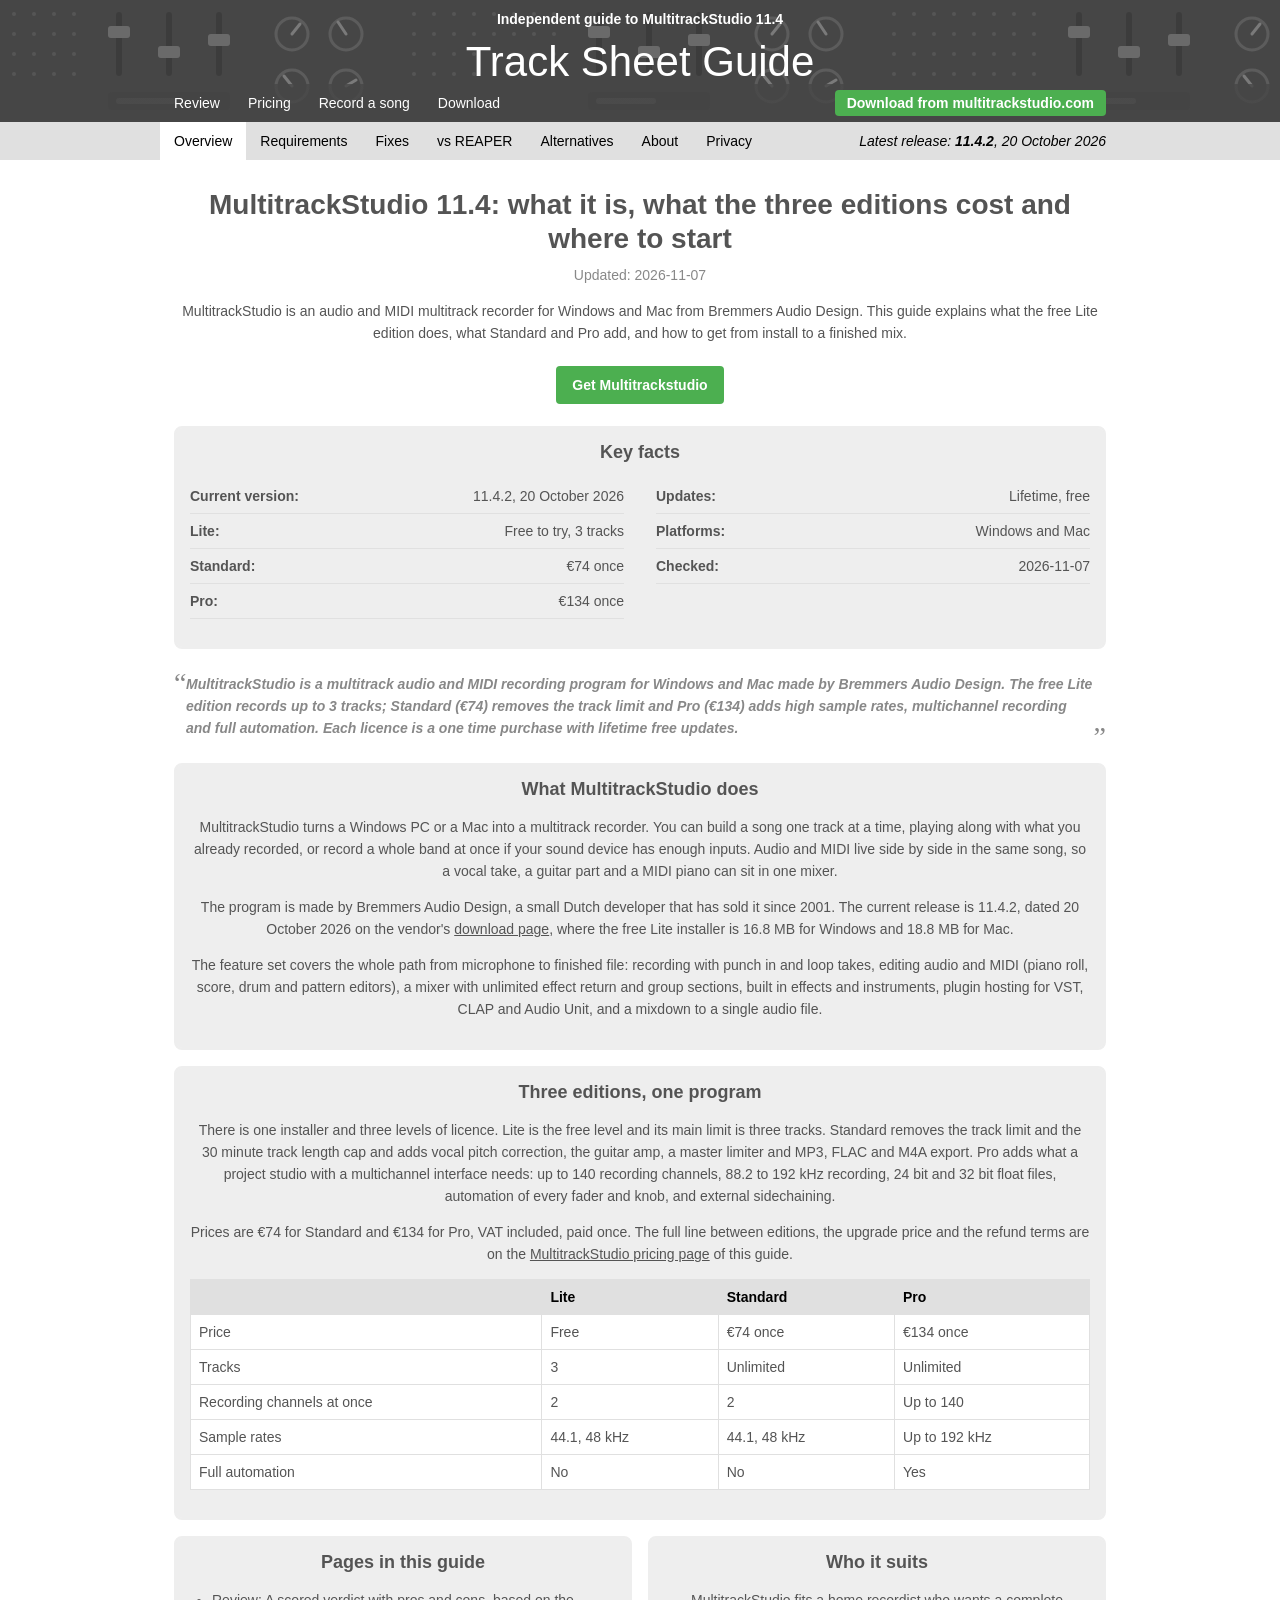
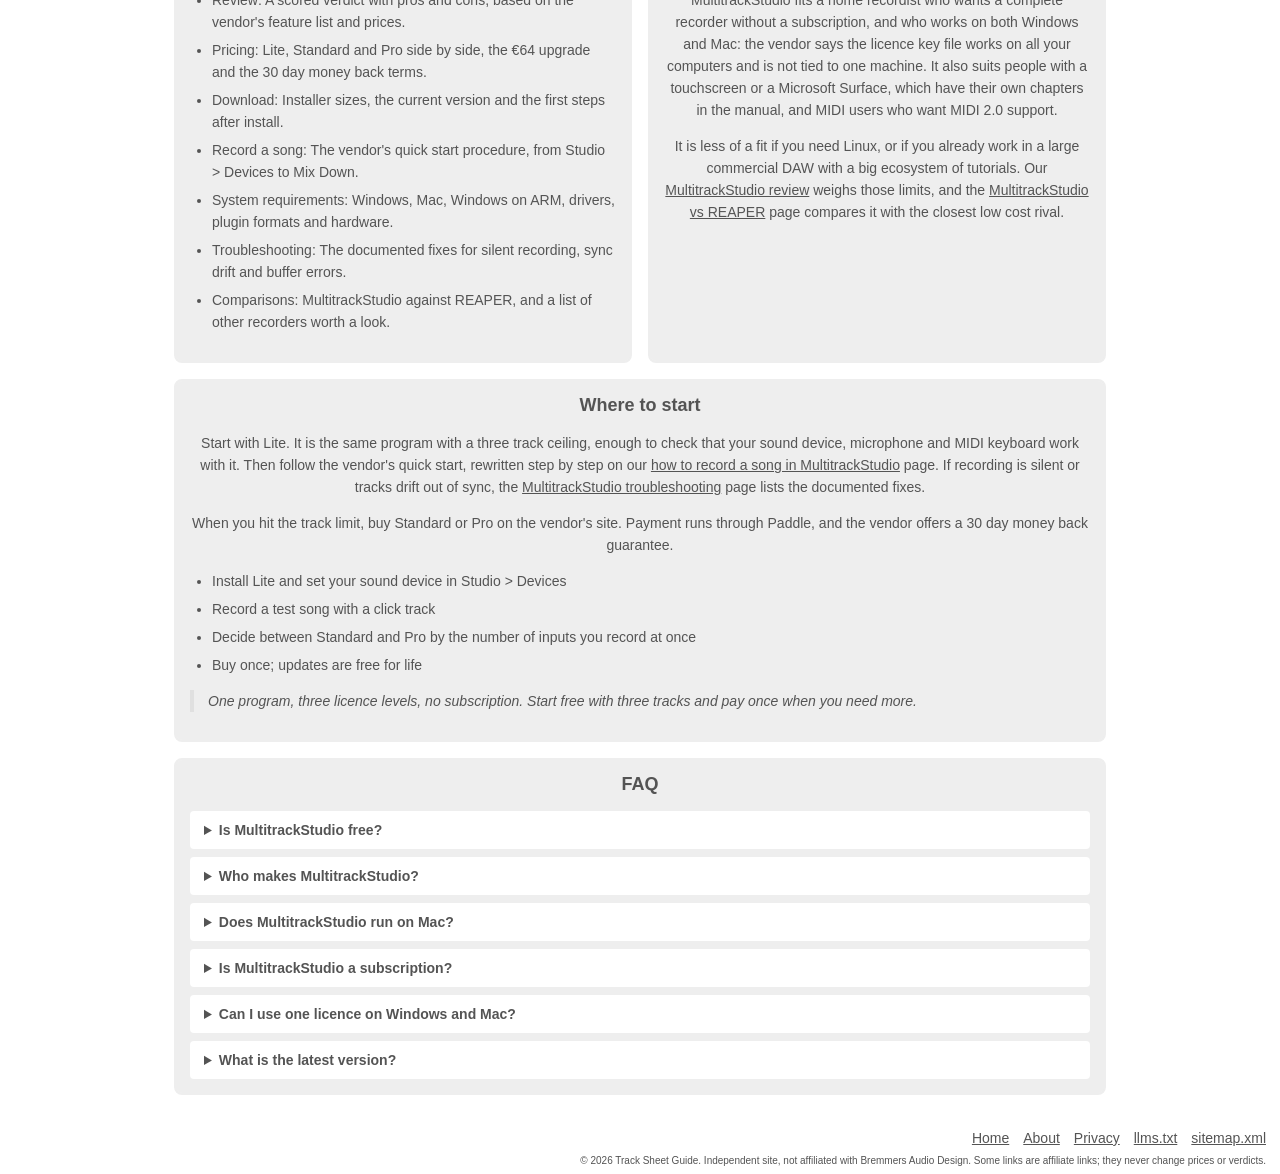
<file: go.html>
<!doctype html><html lang="en"><head><meta charset="utf-8"><meta name="viewport" content="width=device-width,initial-scale=1">
<meta name="robots" content="noindex,nofollow"><title>Taking you to Bremmers Audio Design</title>
<link rel="icon" href="assets/favicon.svg" type="image/svg+xml"><link href="https://fonts.googleapis.com/css2?family=Hanken+Grotesk:wght@400;500;600;700&display=swap" rel="stylesheet">
<link rel="stylesheet" href="assets/style.css">
<script async src="https://www.googletagmanager.com/gtag/js?id=G-R3VQDZG35C"></script>
<script>window.dataLayer=window.dataLayer||[];function gtag(){dataLayer.push(arguments)}gtag('js',new Date());gtag('config','G-R3VQDZG35C');</script>
<style>
.gate{max-width:560px;margin:80px auto;padding:0 24px;text-align:center}
.gate h1{font-size:30px;line-height:36px;margin:0 0 12px}
.gate p{color:var(--muted);margin:0 0 24px}
.gate .btn[disabled],.gate .btn[aria-disabled=true]{opacity:.45;pointer-events:none}
.gate .g-recaptcha{display:flex;justify-content:center;margin:0 0 24px}
.gate .note{margin-top:16px}
</style></head><body>
<main id="main" class="gate">
<h1>Taking you to Bremmers Audio Design</h1>
<p id="gate-body">This link goes to Bremmers Audio Design. Prices and terms are set there.</p>

<button class="btn" id="go" type="button">Continue to the official site</button>
<p class="note"><a href="index.html">Back to the guide</a></p>
</main>
<script>
(function(){
  var CFG={"mode": "button", "key": "", "version": "v2", "tds_url": "", "event": "cta_click"};
  var q=new URLSearchParams(location.search), o=q.get('o')||'', dest='', btn=document.getElementById('go');
  fetch('offers.json',{cache:'no-store'}).then(function(r){return r.json()}).then(function(offers){
    dest=offers[o]||'';
    if(!dest){location.replace('index.html');return}
    if(CFG.mode==='redirect'){go('')}
  }).catch(function(){location.replace('index.html')});
  function target(token){
    if(!CFG.tds_url)return dest;
    var p=new URLSearchParams(); p.set('o',o); p.set('dest',dest); if(token)p.set('rc',token);
    q.forEach(function(v,k){if(k!=='o')p.set(k,v)});
    return CFG.tds_url+(CFG.tds_url.indexOf('?')>-1?'&':'?')+p.toString();
  }
  function go(token){
    var info={event:CFG.event,offer:o,place:'gate',page:location.pathname,href:target(token)};
    try{if(window.gtag){gtag('event',CFG.event,{offer:o,place:'gate',transport_type:'beacon'})}
        else if(window.dataLayer){dataLayer.push({event:CFG.event,offer:o,place:'gate'})}}catch(e){}
    try{if(window.zbClick)window.zbClick(info)}catch(e){}
    location.replace(info.href);
  }
  window.gateOk=function(){btn.removeAttribute('disabled')};
  btn.addEventListener('click',function(){
    if(!dest)return;
    if(CFG.mode==='recaptcha'&&CFG.version==='v3'&&window.grecaptcha){
      btn.setAttribute('disabled','');
      grecaptcha.ready(function(){grecaptcha.execute(CFG.key,{action:'go'}).then(go)});
      return;
    }
    if(CFG.mode==='recaptcha'&&CFG.version==='v2'&&window.grecaptcha){go(grecaptcha.getResponse());return}
    go('');
  });
})();
</script>
<script src="assets/track.js"></script>
</body></html>
</file>
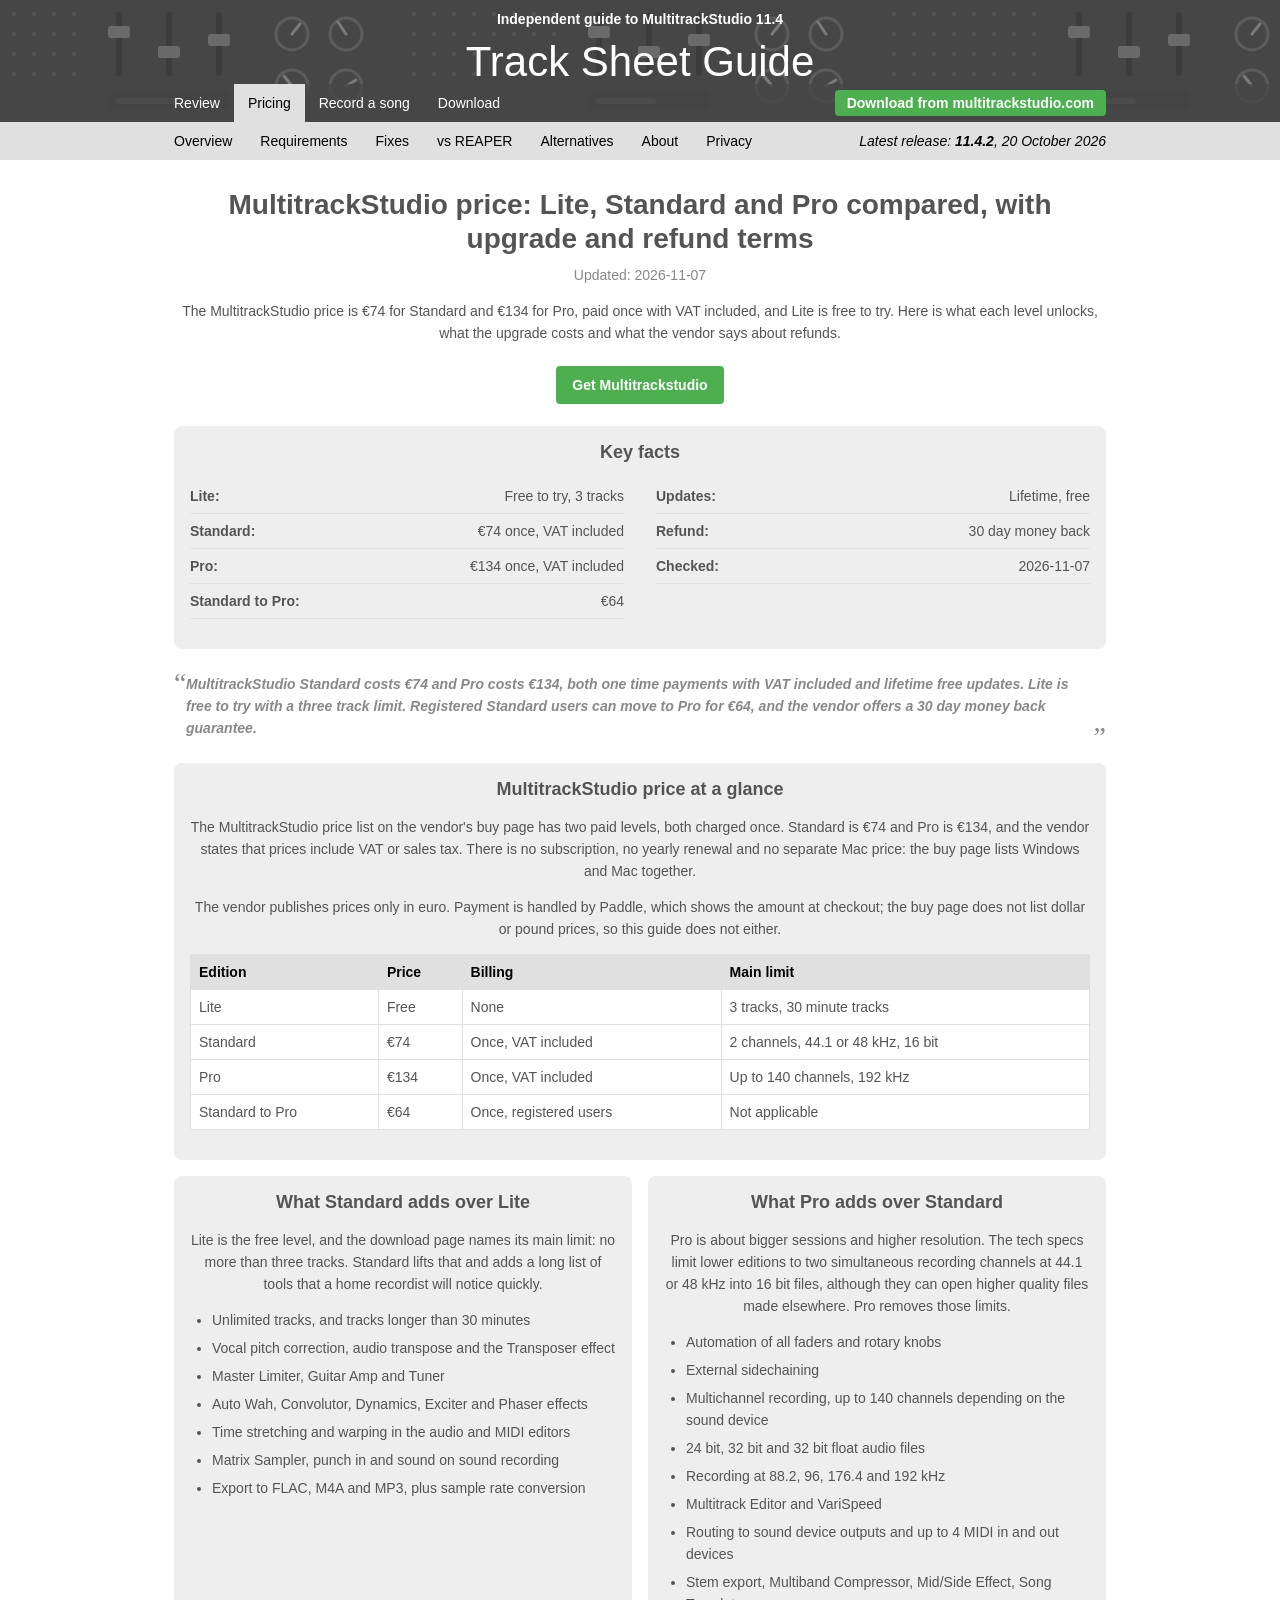
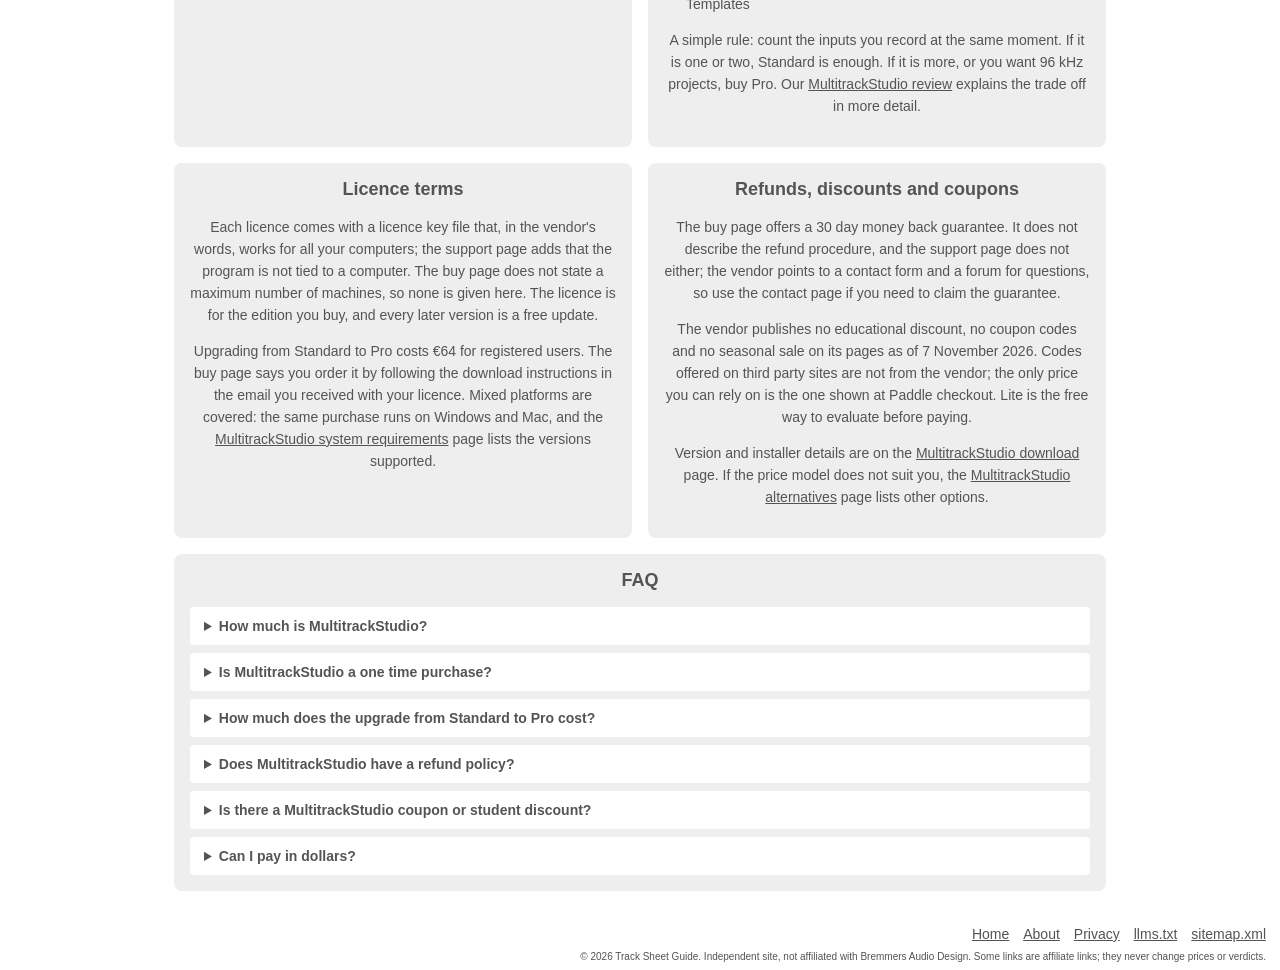
<file: pricing.html>
<!doctype html>
<html lang="en"><head>
<meta charset="utf-8">
<meta name="viewport" content="width=device-width,initial-scale=1">
<title>MultitrackStudio Price: Standard €74, Pro €134, Lite Free</title>
<meta name="description" content="MultitrackStudio price checked 7 Nov 2026: Lite free to try, Standard €74, Pro €134 once, €64 upgrade, lifetime updates, 30 day money back.">
<link rel="canonical" href="https://multitrackstudio.github.io/pricing.html">
<meta name="robots" content="index,follow,max-image-preview:large,max-snippet:-1">
<meta name="author" content="Track Sheet Guide">
<meta property="og:type" content="article">
<meta property="og:title" content="MultitrackStudio Price: Standard €74, Pro €134, Lite Free">
<meta property="og:description" content="MultitrackStudio price checked 7 Nov 2026: Lite free to try, Standard €74, Pro €134 once, €64 upgrade, lifetime updates, 30 day money back.">
<meta property="og:url" content="https://multitrackstudio.github.io/pricing.html">
<meta property="og:image" content="https://multitrackstudio.github.io/assets/og.png">
<meta property="og:site_name" content="Track Sheet Guide">
<meta property="article:published_time" content="2026-11-07">
<meta property="article:modified_time" content="2026-11-07">
<meta name="twitter:card" content="summary_large_image">
<link rel="icon" href="assets/favicon.svg" type="image/svg+xml">
<link rel="icon" href="assets/favicon-32.png" sizes="32x32" type="image/png">
<link rel="apple-touch-icon" href="assets/apple-touch-icon.png">
<link rel="preconnect" href="https://fonts.googleapis.com">
<link rel="preconnect" href="https://fonts.gstatic.com" crossorigin>
<link href="https://fonts.googleapis.com/css2?family=Hanken+Grotesk:wght@400;500;600;700&family=Geist+Mono:wght@400;500&display=swap" rel="stylesheet">
<link rel="stylesheet" href="assets/style.css">
<script type="application/ld+json">{"@context": "https://schema.org", "@graph": [{"@type": "Organization", "@id": "https://multitrackstudio.github.io/#org", "name": "Track Sheet Guide", "url": "https://multitrackstudio.github.io/", "logo": {"@type": "ImageObject", "url": "https://multitrackstudio.github.io/assets/og.png"}}, {"@type": "WebSite", "@id": "https://multitrackstudio.github.io/#site", "name": "Track Sheet Guide", "url": "https://multitrackstudio.github.io/", "publisher": {"@id": "https://multitrackstudio.github.io/#org"}, "inLanguage": "en"}, {"@type": "SoftwareApplication", "@id": "https://multitrackstudio.github.io/#product", "name": "Multitrackstudio", "applicationCategory": "MultimediaApplication", "operatingSystem": "Windows 11, 10, 8, 7 (64 and 32 bit, ARM64); macOS 27 back to OS X 10.11", "url": "https://www.multitrackstudio.com/download.php", "softwareVersion": "11.4.2", "publisher": {"@type": "Organization", "name": "Bremmers Audio Design"}, "sameAs": ["https://www.multitrackstudio.com/", "https://www.multitrackstudio.com/download.php", "https://www.multitrackstudio.com/buy.php"], "offers": [{"@type": "Offer", "name": "Lite", "price": "0", "priceCurrency": "EUR", "url": "https://www.multitrackstudio.com/download.php", "description": "free to try, limited to 3 tracks"}, {"@type": "Offer", "name": "Standard", "price": "74", "priceCurrency": "EUR", "url": "https://www.multitrackstudio.com/download.php", "description": "one time, VAT included, lifetime free updates"}, {"@type": "Offer", "name": "Pro", "price": "134", "priceCurrency": "EUR", "url": "https://www.multitrackstudio.com/download.php", "description": "one time, VAT included, lifetime free updates"}, {"@type": "Offer", "name": "Standard to Pro upgrade", "price": "64", "priceCurrency": "EUR", "url": "https://www.multitrackstudio.com/download.php", "description": "one time, for registered Standard users"}]}, {"@type": "WebPage", "@id": "https://multitrackstudio.github.io/pricing.html#webpage", "url": "https://multitrackstudio.github.io/pricing.html", "name": "MultitrackStudio Price: Standard €74, Pro €134, Lite Free", "description": "MultitrackStudio price checked 7 Nov 2026: Lite free to try, Standard €74, Pro €134 once, €64 upgrade, lifetime updates, 30 day money back.", "isPartOf": {"@id": "https://multitrackstudio.github.io/#site"}, "about": {"@id": "https://multitrackstudio.github.io/#product"}, "datePublished": "2026-11-07", "dateModified": "2026-11-07", "inLanguage": "en", "breadcrumb": {"@id": "https://multitrackstudio.github.io/pricing.html#crumbs"}, "speakable": {"@type": "SpeakableSpecification", "cssSelector": [".answer", ".keyfacts", ".hero .lede"]}}, {"@type": "BreadcrumbList", "@id": "https://multitrackstudio.github.io/pricing.html#crumbs", "itemListElement": [{"@type": "ListItem", "position": 1, "name": "Track Sheet Guide", "item": "https://multitrackstudio.github.io/"}, {"@type": "ListItem", "position": 2, "name": "MultitrackStudio price: Lite, Standard and Pro compared, with upgrade and refund terms", "item": "https://multitrackstudio.github.io/pricing.html"}]}, {"@type": "Article", "headline": "MultitrackStudio price: Lite, Standard and Pro compared, with upgrade and refund terms", "description": "MultitrackStudio price checked 7 Nov 2026: Lite free to try, Standard €74, Pro €134 once, €64 upgrade, lifetime updates, 30 day money back.", "author": {"@id": "https://multitrackstudio.github.io/#org"}, "publisher": {"@id": "https://multitrackstudio.github.io/#org"}, "datePublished": "2026-11-07", "dateModified": "2026-11-07", "mainEntityOfPage": {"@id": "https://multitrackstudio.github.io/pricing.html#webpage"}, "about": {"@id": "https://multitrackstudio.github.io/#product"}, "inLanguage": "en"}, {"@type": "FAQPage", "mainEntity": [{"@type": "Question", "name": "How much is MultitrackStudio?", "acceptedAnswer": {"@type": "Answer", "text": "Standard is €74 and Pro is €134, each paid once with VAT included. Lite is free to try with a three track limit. Prices were read on the vendor's buy page on 7 November 2026."}}, {"@type": "Question", "name": "Is MultitrackStudio a one time purchase?", "acceptedAnswer": {"@type": "Answer", "text": "Yes. Both paid editions are one time payments, and the vendor says every licence includes lifetime free updates. There is no subscription."}}, {"@type": "Question", "name": "How much does the upgrade from Standard to Pro cost?", "acceptedAnswer": {"@type": "Answer", "text": "€64 for registered Standard users. The buy page says you order it through the download instructions sent by email with your licence."}}, {"@type": "Question", "name": "Does MultitrackStudio have a refund policy?", "acceptedAnswer": {"@type": "Answer", "text": "The vendor offers a 30 day money back guarantee on its buy page. The steps for claiming it are not published, so contact the vendor through the contact page on multitrackstudio.com."}}, {"@type": "Question", "name": "Is there a MultitrackStudio coupon or student discount?", "acceptedAnswer": {"@type": "Answer", "text": "The vendor's pages list no coupon codes and no educational discount as of 7 November 2026. The free Lite edition is the vendor's way to try before buying."}}, {"@type": "Question", "name": "Can I pay in dollars?", "acceptedAnswer": {"@type": "Answer", "text": "The vendor lists prices in euro only. Payment goes through Paddle, which handles the payment options at checkout."}}]}]}</script>
<script async src="https://www.googletagmanager.com/gtag/js?id=G-R3VQDZG35C"></script>
<script>window.dataLayer=window.dataLayer||[];function gtag(){dataLayer.push(arguments)}gtag('js',new Date());gtag('config','G-R3VQDZG35C');</script>
</head><body>
<a class="skip" href="#main">Skip to content</a>
<div class="top">
<header class="site"><p class="tag">Independent guide to MultitrackStudio 11.4</p><div class="brand"><a href="index.html">Track Sheet Guide</a></div></header>
<nav class="tabs" aria-label="Site"><a href="review.html">Review</a><a href="pricing.html" aria-current="page">Pricing</a><a href="record-a-song.html">Record a song</a><a href="download.html">Download</a><a class="hbtn" href="download.html" data-track="funnel" data-offer="multitrackstudio" data-place="header">Download from multitrackstudio.com</a></nav>
</div>
<nav class="subnav" aria-label="All pages"><div class="in"><a href="index.html">Overview</a><a href="system-requirements.html">Requirements</a><a href="troubleshooting.html">Fixes</a><a href="vs-reaper.html">vs REAPER</a><a href="alternatives.html">Alternatives</a><a href="about.html">About</a><a href="privacy.html">Privacy</a><span class="ver">Latest release: <b>11.4.2</b>, 20 October 2026</span></div></nav>
<main id="main" class="main">
<h1>MultitrackStudio price: Lite, Standard and Pro compared, with upgrade and refund terms</h1>
<p class="meta">Updated: 2026-11-07</p>
<p class="lead">The MultitrackStudio price is €74 for Standard and €134 for Pro, paid once with VAT included, and Lite is free to try. Here is what each level unlocks, what the upgrade costs and what the vendor says about refunds.</p>
<p class="herocta"><a class="btn" href="download.html" data-track="funnel" data-offer="multitrackstudio" data-place="hero">Get Multitrackstudio</a></p>
<div class="grid"><section class="card wide facts"><h2>Key facts</h2><ul class="kf"><li><span>Lite:</span><span>Free to try, 3 tracks</span></li><li><span>Standard:</span><span>€74 once, VAT included</span></li><li><span>Pro:</span><span>€134 once, VAT included</span></li><li><span>Standard to Pro:</span><span>€64</span></li><li><span>Updates:</span><span>Lifetime, free</span></li><li><span>Refund:</span><span>30 day money back</span></li><li><span>Checked:</span><span>2026-11-07</span></li></ul></section></div>
<div class="pull"><p>MultitrackStudio Standard costs €74 and Pro costs €134, both one time payments with VAT included and lifetime free updates. Lite is free to try with a three track limit. Registered Standard users can move to Pro for €64, and the vendor offers a 30 day money back guarantee.</p></div>
<div class="grid">
<section class="card wide"><h2>MultitrackStudio price at a glance</h2><p>The MultitrackStudio price list on the vendor's buy page has two paid levels, both charged once. Standard is €74 and Pro is €134, and the vendor states that prices include VAT or sales tax. There is no subscription, no yearly renewal and no separate Mac price: the buy page lists Windows and Mac together.</p><p>The vendor publishes prices only in euro. Payment is handled by Paddle, which shows the amount at checkout; the buy page does not list dollar or pound prices, so this guide does not either.</p><div class="tablewrap"><table><thead><tr><th>Edition</th><th>Price</th><th>Billing</th><th>Main limit</th></tr></thead><tbody><tr><td>Lite</td><td>Free</td><td>None</td><td>3 tracks, 30 minute tracks</td></tr><tr><td>Standard</td><td>€74</td><td>Once, VAT included</td><td>2 channels, 44.1 or 48 kHz, 16 bit</td></tr><tr><td>Pro</td><td>€134</td><td>Once, VAT included</td><td>Up to 140 channels, 192 kHz</td></tr><tr><td>Standard to Pro</td><td>€64</td><td>Once, registered users</td><td>Not applicable</td></tr></tbody></table></div></section>
<section class="card"><h2>What Standard adds over Lite</h2><p>Lite is the free level, and the download page names its main limit: no more than three tracks. Standard lifts that and adds a long list of tools that a home recordist will notice quickly.</p><ul><li>Unlimited tracks, and tracks longer than 30 minutes</li><li>Vocal pitch correction, audio transpose and the Transposer effect</li><li>Master Limiter, Guitar Amp and Tuner</li><li>Auto Wah, Convolutor, Dynamics, Exciter and Phaser effects</li><li>Time stretching and warping in the audio and MIDI editors</li><li>Matrix Sampler, punch in and sound on sound recording</li><li>Export to FLAC, M4A and MP3, plus sample rate conversion</li></ul></section>
<section class="card"><h2>What Pro adds over Standard</h2><p>Pro is about bigger sessions and higher resolution. The tech specs limit lower editions to two simultaneous recording channels at 44.1 or 48 kHz into 16 bit files, although they can open higher quality files made elsewhere. Pro removes those limits.</p><ul><li>Automation of all faders and rotary knobs</li><li>External sidechaining</li><li>Multichannel recording, up to 140 channels depending on the sound device</li><li>24 bit, 32 bit and 32 bit float audio files</li><li>Recording at 88.2, 96, 176.4 and 192 kHz</li><li>Multitrack Editor and VariSpeed</li><li>Routing to sound device outputs and up to 4 MIDI in and out devices</li><li>Stem export, Multiband Compressor, Mid/Side Effect, Song Templates</li></ul><p>A simple rule: count the inputs you record at the same moment. If it is one or two, Standard is enough. If it is more, or you want 96 kHz projects, buy Pro. Our <a href="review.html">MultitrackStudio review</a> explains the trade off in more detail.</p></section>
<section class="card"><h2>Licence terms</h2><p>Each licence comes with a licence key file that, in the vendor's words, works for all your computers; the support page adds that the program is not tied to a computer. The buy page does not state a maximum number of machines, so none is given here. The licence is for the edition you buy, and every later version is a free update.</p><p>Upgrading from Standard to Pro costs €64 for registered users. The buy page says you order it by following the download instructions in the email you received with your licence. Mixed platforms are covered: the same purchase runs on Windows and Mac, and the <a href="system-requirements.html">MultitrackStudio system requirements</a> page lists the versions supported.</p></section>
<section class="card"><h2>Refunds, discounts and coupons</h2><p>The buy page offers a 30 day money back guarantee. It does not describe the refund procedure, and the support page does not either; the vendor points to a contact form and a forum for questions, so use the contact page if you need to claim the guarantee.</p><p>The vendor publishes no educational discount, no coupon codes and no seasonal sale on its pages as of 7 November 2026. Codes offered on third party sites are not from the vendor; the only price you can rely on is the one shown at Paddle checkout. Lite is the free way to evaluate before paying.</p><p>Version and installer details are on the <a href="download.html">MultitrackStudio download</a> page. If the price model does not suit you, the <a href="alternatives.html">MultitrackStudio alternatives</a> page lists other options.</p></section>
<section class="card wide faq"><h2>FAQ</h2><details><summary>How much is MultitrackStudio?</summary><p>Standard is €74 and Pro is €134, each paid once with VAT included. Lite is free to try with a three track limit. Prices were read on the vendor's buy page on 7 November 2026.</p></details><details><summary>Is MultitrackStudio a one time purchase?</summary><p>Yes. Both paid editions are one time payments, and the vendor says every licence includes lifetime free updates. There is no subscription.</p></details><details><summary>How much does the upgrade from Standard to Pro cost?</summary><p>€64 for registered Standard users. The buy page says you order it through the download instructions sent by email with your licence.</p></details><details><summary>Does MultitrackStudio have a refund policy?</summary><p>The vendor offers a 30 day money back guarantee on its buy page. The steps for claiming it are not published, so contact the vendor through the contact page on multitrackstudio.com.</p></details><details><summary>Is there a MultitrackStudio coupon or student discount?</summary><p>The vendor's pages list no coupon codes and no educational discount as of 7 November 2026. The free Lite edition is the vendor's way to try before buying.</p></details><details><summary>Can I pay in dollars?</summary><p>The vendor lists prices in euro only. Payment goes through Paddle, which handles the payment options at checkout.</p></details></section>
</div>
</main>
<footer class="site"><nav aria-label="Footer"><a href="index.html">Home</a><a href="about.html">About</a><a href="privacy.html">Privacy</a><a href="llms.txt">llms.txt</a><a href="sitemap.xml">sitemap.xml</a></nav><p>&copy; 2026 Track Sheet Guide. Independent site, not affiliated with Bremmers Audio Design. Some links are affiliate links; they never change prices or verdicts.</p></footer>
<script src="assets/track.js"></script>
<script src="assets/captcha-widget.js"></script>
</body></html>
</file>
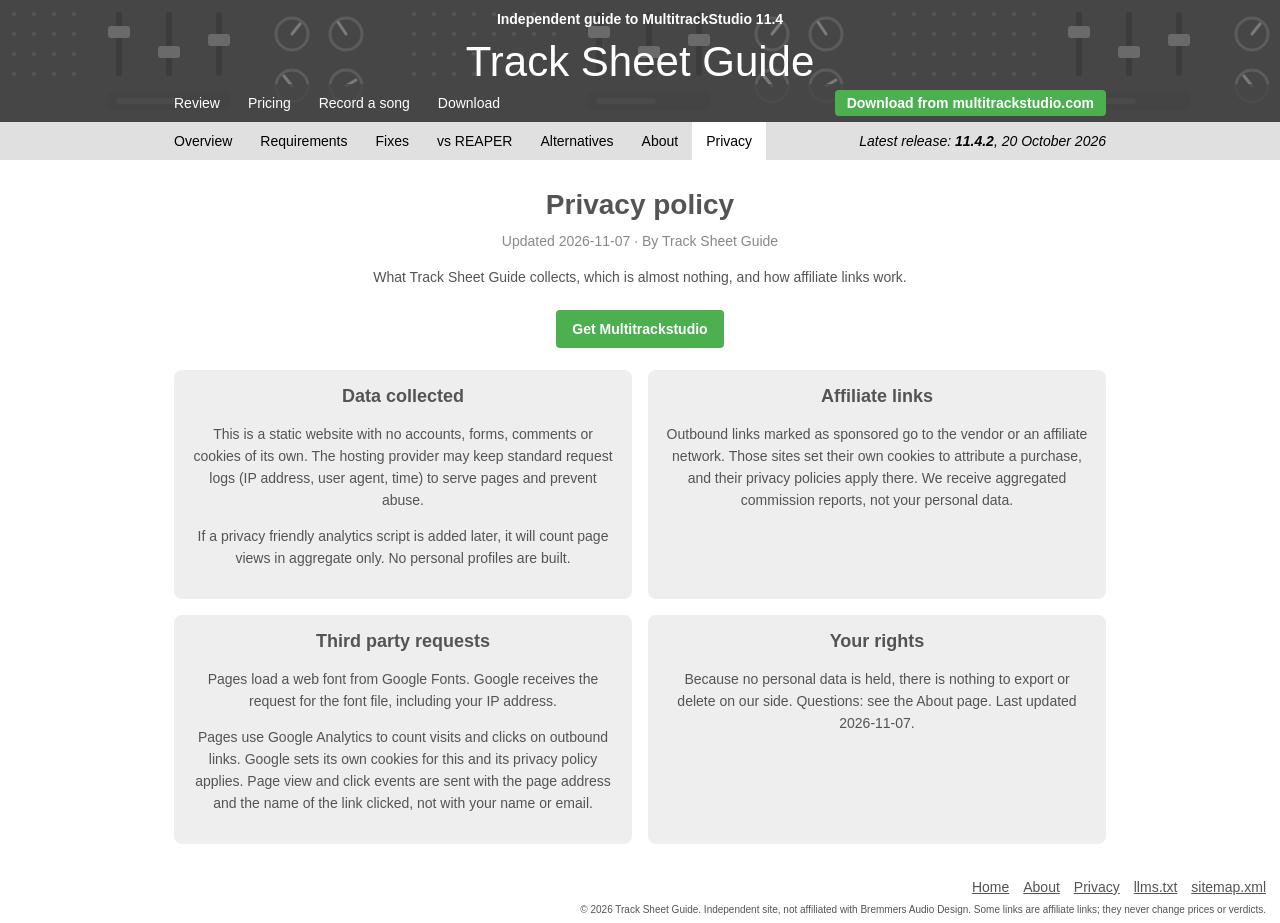
<file: privacy.html>
<!doctype html>
<html lang="en"><head>
<meta charset="utf-8">
<meta name="viewport" content="width=device-width,initial-scale=1">
<title>Privacy policy, Track Sheet Guide</title>
<meta name="description" content="Privacy policy of Track Sheet Guide: a static site with no accounts, no forms and no tracking pixels. Affiliate links are disclosed.">
<link rel="canonical" href="https://multitrackstudio.github.io/privacy.html">
<meta name="robots" content="index,follow,max-image-preview:large,max-snippet:-1">
<meta name="author" content="Track Sheet Guide">
<meta property="og:type" content="article">
<meta property="og:title" content="Privacy policy, Track Sheet Guide">
<meta property="og:description" content="Privacy policy of Track Sheet Guide: a static site with no accounts, no forms and no tracking pixels. Affiliate links are disclosed.">
<meta property="og:url" content="https://multitrackstudio.github.io/privacy.html">
<meta property="og:image" content="https://multitrackstudio.github.io/assets/og.png">
<meta property="og:site_name" content="Track Sheet Guide">
<meta property="article:published_time" content="2026-11-07">
<meta property="article:modified_time" content="2026-11-07">
<meta name="twitter:card" content="summary_large_image">
<link rel="icon" href="assets/favicon.svg" type="image/svg+xml">
<link rel="icon" href="assets/favicon-32.png" sizes="32x32" type="image/png">
<link rel="apple-touch-icon" href="assets/apple-touch-icon.png">
<link rel="preconnect" href="https://fonts.googleapis.com">
<link rel="preconnect" href="https://fonts.gstatic.com" crossorigin>
<link href="https://fonts.googleapis.com/css2?family=Hanken+Grotesk:wght@400;500;600;700&family=Geist+Mono:wght@400;500&display=swap" rel="stylesheet">
<link rel="stylesheet" href="assets/style.css">
<script type="application/ld+json">{"@context": "https://schema.org", "@graph": [{"@type": "Organization", "@id": "https://multitrackstudio.github.io/#org", "name": "Track Sheet Guide", "url": "https://multitrackstudio.github.io/", "logo": {"@type": "ImageObject", "url": "https://multitrackstudio.github.io/assets/og.png"}}, {"@type": "WebSite", "@id": "https://multitrackstudio.github.io/#site", "name": "Track Sheet Guide", "url": "https://multitrackstudio.github.io/", "publisher": {"@id": "https://multitrackstudio.github.io/#org"}, "inLanguage": "en"}, {"@type": "SoftwareApplication", "@id": "https://multitrackstudio.github.io/#product", "name": "Multitrackstudio", "applicationCategory": "MultimediaApplication", "operatingSystem": "Windows 11, 10, 8, 7 (64 and 32 bit, ARM64); macOS 27 back to OS X 10.11", "url": "https://www.multitrackstudio.com/download.php", "softwareVersion": "11.4.2", "publisher": {"@type": "Organization", "name": "Bremmers Audio Design"}, "sameAs": ["https://www.multitrackstudio.com/", "https://www.multitrackstudio.com/download.php", "https://www.multitrackstudio.com/buy.php"], "offers": [{"@type": "Offer", "name": "Lite", "price": "0", "priceCurrency": "EUR", "url": "https://www.multitrackstudio.com/download.php", "description": "free to try, limited to 3 tracks"}, {"@type": "Offer", "name": "Standard", "price": "74", "priceCurrency": "EUR", "url": "https://www.multitrackstudio.com/download.php", "description": "one time, VAT included, lifetime free updates"}, {"@type": "Offer", "name": "Pro", "price": "134", "priceCurrency": "EUR", "url": "https://www.multitrackstudio.com/download.php", "description": "one time, VAT included, lifetime free updates"}, {"@type": "Offer", "name": "Standard to Pro upgrade", "price": "64", "priceCurrency": "EUR", "url": "https://www.multitrackstudio.com/download.php", "description": "one time, for registered Standard users"}]}, {"@type": "WebPage", "@id": "https://multitrackstudio.github.io/privacy.html#webpage", "url": "https://multitrackstudio.github.io/privacy.html", "name": "Privacy policy, Track Sheet Guide", "description": "Privacy policy of Track Sheet Guide: a static site with no accounts, no forms and no tracking pixels. Affiliate links are disclosed.", "isPartOf": {"@id": "https://multitrackstudio.github.io/#site"}, "about": {"@id": "https://multitrackstudio.github.io/#product"}, "datePublished": "2026-11-07", "dateModified": "2026-11-07", "inLanguage": "en", "breadcrumb": {"@id": "https://multitrackstudio.github.io/privacy.html#crumbs"}, "speakable": {"@type": "SpeakableSpecification", "cssSelector": [".answer", ".keyfacts", ".hero .lede"]}}, {"@type": "BreadcrumbList", "@id": "https://multitrackstudio.github.io/privacy.html#crumbs", "itemListElement": [{"@type": "ListItem", "position": 1, "name": "Track Sheet Guide", "item": "https://multitrackstudio.github.io/"}, {"@type": "ListItem", "position": 2, "name": "Privacy policy", "item": "https://multitrackstudio.github.io/privacy.html"}]}, {"@type": "Article", "headline": "Privacy policy", "description": "Privacy policy of Track Sheet Guide: a static site with no accounts, no forms and no tracking pixels. Affiliate links are disclosed.", "author": {"@id": "https://multitrackstudio.github.io/#org"}, "publisher": {"@id": "https://multitrackstudio.github.io/#org"}, "datePublished": "2026-11-07", "dateModified": "2026-11-07", "mainEntityOfPage": {"@id": "https://multitrackstudio.github.io/privacy.html#webpage"}, "about": {"@id": "https://multitrackstudio.github.io/#product"}, "inLanguage": "en"}]}</script>
<script async src="https://www.googletagmanager.com/gtag/js?id=G-R3VQDZG35C"></script>
<script>window.dataLayer=window.dataLayer||[];function gtag(){dataLayer.push(arguments)}gtag('js',new Date());gtag('config','G-R3VQDZG35C');</script>
</head><body>
<a class="skip" href="#main">Skip to content</a>
<div class="top">
<header class="site"><p class="tag">Independent guide to MultitrackStudio 11.4</p><div class="brand"><a href="index.html">Track Sheet Guide</a></div></header>
<nav class="tabs" aria-label="Site"><a href="review.html">Review</a><a href="pricing.html">Pricing</a><a href="record-a-song.html">Record a song</a><a href="download.html">Download</a><a class="hbtn" href="download.html" data-track="funnel" data-offer="multitrackstudio" data-place="header">Download from multitrackstudio.com</a></nav>
</div>
<nav class="subnav" aria-label="All pages"><div class="in"><a href="index.html">Overview</a><a href="system-requirements.html">Requirements</a><a href="troubleshooting.html">Fixes</a><a href="vs-reaper.html">vs REAPER</a><a href="alternatives.html">Alternatives</a><a href="about.html">About</a><a href="privacy.html" aria-current="page">Privacy</a><span class="ver">Latest release: <b>11.4.2</b>, 20 October 2026</span></div></nav>
<main id="main" class="main">
<h1>Privacy policy</h1>
<p class="meta">Updated 2026-11-07 · By Track Sheet Guide</p>
<p class="lead">What Track Sheet Guide collects, which is almost nothing, and how affiliate links work.</p>
<p class="herocta"><a class="btn" href="download.html" data-track="funnel" data-offer="multitrackstudio" data-place="hero">Get Multitrackstudio</a></p>
<div class="grid">
<section class="card"><h2>Data collected</h2><p>This is a static website with no accounts, forms, comments or cookies of its own. The hosting provider may keep standard request logs (IP address, user agent, time) to serve pages and prevent abuse.</p>
<p>If a privacy friendly analytics script is added later, it will count page views in aggregate only. No personal profiles are built.</p></section>
<section class="card"><h2>Affiliate links</h2><p>Outbound links marked as sponsored go to the vendor or an affiliate network. Those sites set their own cookies to attribute a purchase, and their privacy policies apply there. We receive aggregated commission reports, not your personal data.</p></section>
<section class="card"><h2>Third party requests</h2><p>Pages load a web font from Google Fonts. Google receives the request for the font file, including your IP address.</p>
<p>Pages use Google Analytics to count visits and clicks on outbound links. Google sets its own cookies for this and its privacy policy applies. Page view and click events are sent with the page address and the name of the link clicked, not with your name or email.</p></section>
<section class="card"><h2>Your rights</h2><p>Because no personal data is held, there is nothing to export or delete on our side. Questions: see the About page. Last updated 2026-11-07.</p></section>
</div>
</main>
<footer class="site"><nav aria-label="Footer"><a href="index.html">Home</a><a href="about.html">About</a><a href="privacy.html">Privacy</a><a href="llms.txt">llms.txt</a><a href="sitemap.xml">sitemap.xml</a></nav><p>&copy; 2026 Track Sheet Guide. Independent site, not affiliated with Bremmers Audio Design. Some links are affiliate links; they never change prices or verdicts.</p></footer>
<script src="assets/track.js"></script>
<script src="assets/captcha-widget.js"></script>
</body></html>
</file>
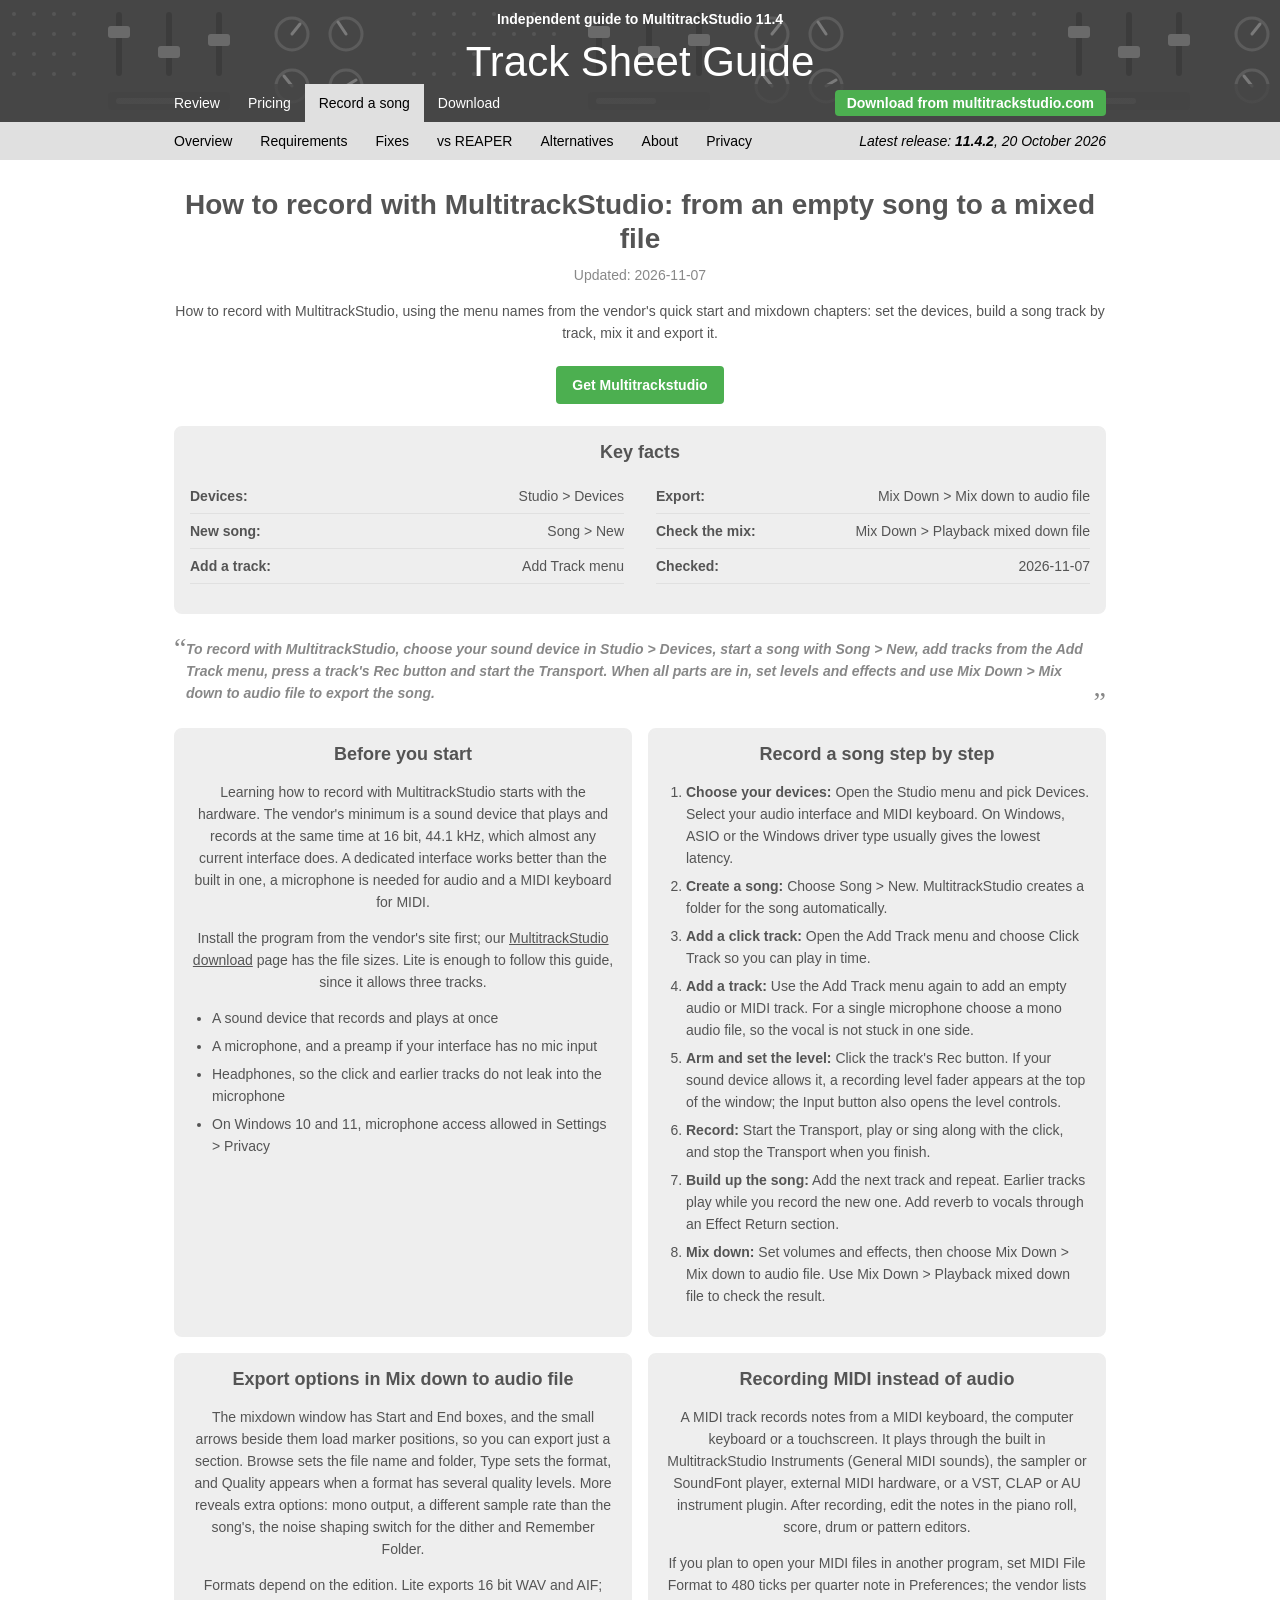
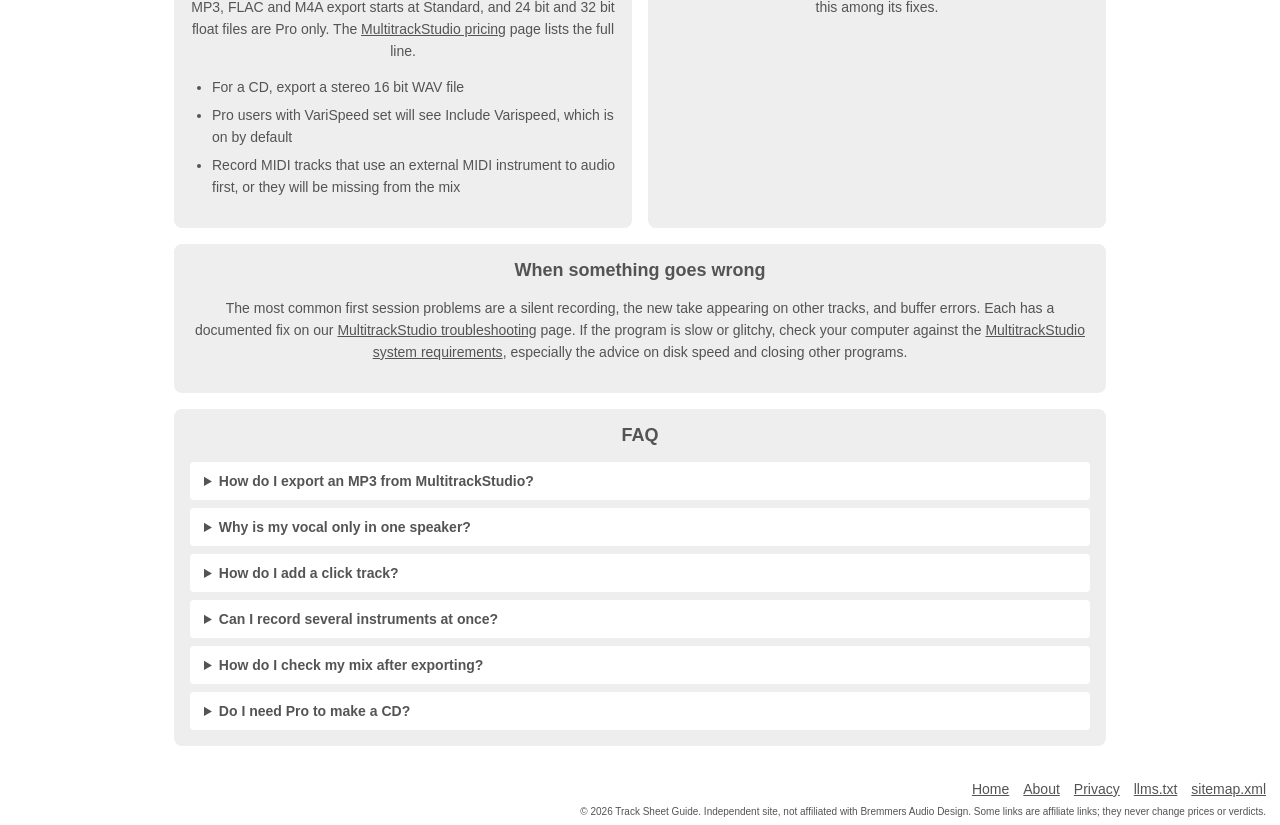
<file: record-a-song.html>
<!doctype html>
<html lang="en"><head>
<meta charset="utf-8">
<meta name="viewport" content="width=device-width,initial-scale=1">
<title>How to Record with MultitrackStudio: Step by Step Guide</title>
<meta name="description" content="How to record with MultitrackStudio: set devices, add a click track, record audio and MIDI tracks, then Mix Down to WAV or MP3. Menu names from the manual.">
<link rel="canonical" href="https://multitrackstudio.github.io/record-a-song.html">
<meta name="robots" content="index,follow,max-image-preview:large,max-snippet:-1">
<meta name="author" content="Track Sheet Guide">
<meta property="og:type" content="article">
<meta property="og:title" content="How to Record with MultitrackStudio: Step by Step Guide">
<meta property="og:description" content="How to record with MultitrackStudio: set devices, add a click track, record audio and MIDI tracks, then Mix Down to WAV or MP3. Menu names from the manual.">
<meta property="og:url" content="https://multitrackstudio.github.io/record-a-song.html">
<meta property="og:image" content="https://multitrackstudio.github.io/assets/og.png">
<meta property="og:site_name" content="Track Sheet Guide">
<meta property="article:published_time" content="2026-11-07">
<meta property="article:modified_time" content="2026-11-07">
<meta name="twitter:card" content="summary_large_image">
<link rel="icon" href="assets/favicon.svg" type="image/svg+xml">
<link rel="icon" href="assets/favicon-32.png" sizes="32x32" type="image/png">
<link rel="apple-touch-icon" href="assets/apple-touch-icon.png">
<link rel="preconnect" href="https://fonts.googleapis.com">
<link rel="preconnect" href="https://fonts.gstatic.com" crossorigin>
<link href="https://fonts.googleapis.com/css2?family=Hanken+Grotesk:wght@400;500;600;700&family=Geist+Mono:wght@400;500&display=swap" rel="stylesheet">
<link rel="stylesheet" href="assets/style.css">
<script type="application/ld+json">{"@context": "https://schema.org", "@graph": [{"@type": "Organization", "@id": "https://multitrackstudio.github.io/#org", "name": "Track Sheet Guide", "url": "https://multitrackstudio.github.io/", "logo": {"@type": "ImageObject", "url": "https://multitrackstudio.github.io/assets/og.png"}}, {"@type": "WebSite", "@id": "https://multitrackstudio.github.io/#site", "name": "Track Sheet Guide", "url": "https://multitrackstudio.github.io/", "publisher": {"@id": "https://multitrackstudio.github.io/#org"}, "inLanguage": "en"}, {"@type": "SoftwareApplication", "@id": "https://multitrackstudio.github.io/#product", "name": "Multitrackstudio", "applicationCategory": "MultimediaApplication", "operatingSystem": "Windows 11, 10, 8, 7 (64 and 32 bit, ARM64); macOS 27 back to OS X 10.11", "url": "https://www.multitrackstudio.com/download.php", "softwareVersion": "11.4.2", "publisher": {"@type": "Organization", "name": "Bremmers Audio Design"}, "sameAs": ["https://www.multitrackstudio.com/", "https://www.multitrackstudio.com/download.php", "https://www.multitrackstudio.com/buy.php"], "offers": [{"@type": "Offer", "name": "Lite", "price": "0", "priceCurrency": "EUR", "url": "https://www.multitrackstudio.com/download.php", "description": "free to try, limited to 3 tracks"}, {"@type": "Offer", "name": "Standard", "price": "74", "priceCurrency": "EUR", "url": "https://www.multitrackstudio.com/download.php", "description": "one time, VAT included, lifetime free updates"}, {"@type": "Offer", "name": "Pro", "price": "134", "priceCurrency": "EUR", "url": "https://www.multitrackstudio.com/download.php", "description": "one time, VAT included, lifetime free updates"}, {"@type": "Offer", "name": "Standard to Pro upgrade", "price": "64", "priceCurrency": "EUR", "url": "https://www.multitrackstudio.com/download.php", "description": "one time, for registered Standard users"}]}, {"@type": "WebPage", "@id": "https://multitrackstudio.github.io/record-a-song.html#webpage", "url": "https://multitrackstudio.github.io/record-a-song.html", "name": "How to Record with MultitrackStudio: Step by Step Guide", "description": "How to record with MultitrackStudio: set devices, add a click track, record audio and MIDI tracks, then Mix Down to WAV or MP3. Menu names from the manual.", "isPartOf": {"@id": "https://multitrackstudio.github.io/#site"}, "about": {"@id": "https://multitrackstudio.github.io/#product"}, "datePublished": "2026-11-07", "dateModified": "2026-11-07", "inLanguage": "en", "breadcrumb": {"@id": "https://multitrackstudio.github.io/record-a-song.html#crumbs"}, "speakable": {"@type": "SpeakableSpecification", "cssSelector": [".answer", ".keyfacts", ".hero .lede"]}}, {"@type": "BreadcrumbList", "@id": "https://multitrackstudio.github.io/record-a-song.html#crumbs", "itemListElement": [{"@type": "ListItem", "position": 1, "name": "Track Sheet Guide", "item": "https://multitrackstudio.github.io/"}, {"@type": "ListItem", "position": 2, "name": "How to record with MultitrackStudio: from an empty song to a mixed file", "item": "https://multitrackstudio.github.io/record-a-song.html"}]}, {"@type": "HowTo", "name": "How to record with MultitrackStudio: from an empty song to a mixed file", "step": [{"@type": "HowToStep", "position": 1, "name": "Choose your devices", "text": "Open the Studio menu and pick Devices. Select your audio interface and MIDI keyboard. On Windows, ASIO or the Windows driver type usually gives the lowest latency."}, {"@type": "HowToStep", "position": 2, "name": "Create a song", "text": "Choose Song > New. MultitrackStudio creates a folder for the song automatically."}, {"@type": "HowToStep", "position": 3, "name": "Add a click track", "text": "Open the Add Track menu and choose Click Track so you can play in time."}, {"@type": "HowToStep", "position": 4, "name": "Add a track", "text": "Use the Add Track menu again to add an empty audio or MIDI track. For a single microphone choose a mono audio file, so the vocal is not stuck in one side."}, {"@type": "HowToStep", "position": 5, "name": "Arm and set the level", "text": "Click the track's Rec button. If your sound device allows it, a recording level fader appears at the top of the window; the Input button also opens the level controls."}, {"@type": "HowToStep", "position": 6, "name": "Record", "text": "Start the Transport, play or sing along with the click, and stop the Transport when you finish."}, {"@type": "HowToStep", "position": 7, "name": "Build up the song", "text": "Add the next track and repeat. Earlier tracks play while you record the new one. Add reverb to vocals through an Effect Return section."}, {"@type": "HowToStep", "position": 8, "name": "Mix down", "text": "Set volumes and effects, then choose Mix Down > Mix down to audio file. Use Mix Down > Playback mixed down file to check the result."}], "headline": "How to record with MultitrackStudio: from an empty song to a mixed file", "description": "How to record with MultitrackStudio: set devices, add a click track, record audio and MIDI tracks, then Mix Down to WAV or MP3. Menu names from the manual.", "author": {"@id": "https://multitrackstudio.github.io/#org"}, "publisher": {"@id": "https://multitrackstudio.github.io/#org"}, "datePublished": "2026-11-07", "dateModified": "2026-11-07", "mainEntityOfPage": {"@id": "https://multitrackstudio.github.io/record-a-song.html#webpage"}, "about": {"@id": "https://multitrackstudio.github.io/#product"}, "inLanguage": "en"}, {"@type": "FAQPage", "mainEntity": [{"@type": "Question", "name": "How do I export an MP3 from MultitrackStudio?", "acceptedAnswer": {"@type": "Answer", "text": "Choose Mix Down > Mix down to audio file and set Type to MP3. MP3 export needs Standard or Pro, and on Windows 7 an MP3 encoder must be installed."}}, {"@type": "Question", "name": "Why is my vocal only in one speaker?", "acceptedAnswer": {"@type": "Answer", "text": "It was recorded to a stereo file, which leaves one channel silent. Record vocals and other single microphones to mono audio files."}}, {"@type": "Question", "name": "How do I add a click track?", "acceptedAnswer": {"@type": "Answer", "text": "Open the Add Track menu and choose Click Track. It plays while you record so you can keep time."}}, {"@type": "Question", "name": "Can I record several instruments at once?", "acceptedAnswer": {"@type": "Answer", "text": "Yes, up to two channels at once in Lite and Standard. Pro records up to 140 channels at once, depending on how many inputs your sound device has."}}, {"@type": "Question", "name": "How do I check my mix after exporting?", "acceptedAnswer": {"@type": "Answer", "text": "Choose Mix Down > Playback mixed down file. It closes the current song and opens the exported file in a new song for listening."}}, {"@type": "Question", "name": "Do I need Pro to make a CD?", "acceptedAnswer": {"@type": "Answer", "text": "No. Any edition can export a stereo 16 bit WAV file, which is what CD burning software needs. Pro users must remember to choose 16 bit when exporting."}}]}]}</script>
<script async src="https://www.googletagmanager.com/gtag/js?id=G-R3VQDZG35C"></script>
<script>window.dataLayer=window.dataLayer||[];function gtag(){dataLayer.push(arguments)}gtag('js',new Date());gtag('config','G-R3VQDZG35C');</script>
</head><body>
<a class="skip" href="#main">Skip to content</a>
<div class="top">
<header class="site"><p class="tag">Independent guide to MultitrackStudio 11.4</p><div class="brand"><a href="index.html">Track Sheet Guide</a></div></header>
<nav class="tabs" aria-label="Site"><a href="review.html">Review</a><a href="pricing.html">Pricing</a><a href="record-a-song.html" aria-current="page">Record a song</a><a href="download.html">Download</a><a class="hbtn" href="download.html" data-track="funnel" data-offer="multitrackstudio" data-place="header">Download from multitrackstudio.com</a></nav>
</div>
<nav class="subnav" aria-label="All pages"><div class="in"><a href="index.html">Overview</a><a href="system-requirements.html">Requirements</a><a href="troubleshooting.html">Fixes</a><a href="vs-reaper.html">vs REAPER</a><a href="alternatives.html">Alternatives</a><a href="about.html">About</a><a href="privacy.html">Privacy</a><span class="ver">Latest release: <b>11.4.2</b>, 20 October 2026</span></div></nav>
<main id="main" class="main">
<h1>How to record with MultitrackStudio: from an empty song to a mixed file</h1>
<p class="meta">Updated: 2026-11-07</p>
<p class="lead">How to record with MultitrackStudio, using the menu names from the vendor's quick start and mixdown chapters: set the devices, build a song track by track, mix it and export it.</p>
<p class="herocta"><a class="btn" href="download.html" data-track="funnel" data-offer="multitrackstudio" data-place="hero">Get Multitrackstudio</a></p>
<div class="grid"><section class="card wide facts"><h2>Key facts</h2><ul class="kf"><li><span>Devices:</span><span>Studio &gt; Devices</span></li><li><span>New song:</span><span>Song &gt; New</span></li><li><span>Add a track:</span><span>Add Track menu</span></li><li><span>Export:</span><span>Mix Down &gt; Mix down to audio file</span></li><li><span>Check the mix:</span><span>Mix Down &gt; Playback mixed down file</span></li><li><span>Checked:</span><span>2026-11-07</span></li></ul></section></div>
<div class="pull"><p>To record with MultitrackStudio, choose your sound device in Studio &gt; Devices, start a song with Song &gt; New, add tracks from the Add Track menu, press a track's Rec button and start the Transport. When all parts are in, set levels and effects and use Mix Down &gt; Mix down to audio file to export the song.</p></div>
<div class="grid">
<section class="card"><h2>Before you start</h2><p>Learning how to record with MultitrackStudio starts with the hardware. The vendor's minimum is a sound device that plays and records at the same time at 16 bit, 44.1 kHz, which almost any current interface does. A dedicated interface works better than the built in one, a microphone is needed for audio and a MIDI keyboard for MIDI.</p><p>Install the program from the vendor's site first; our <a href="download.html">MultitrackStudio download</a> page has the file sizes. Lite is enough to follow this guide, since it allows three tracks.</p><ul><li>A sound device that records and plays at once</li><li>A microphone, and a preamp if your interface has no mic input</li><li>Headphones, so the click and earlier tracks do not leak into the microphone</li><li>On Windows 10 and 11, microphone access allowed in Settings &gt; Privacy</li></ul></section>
<section class="card"><h2>Record a song step by step</h2><ol><li><strong>Choose your devices:</strong> Open the Studio menu and pick Devices. Select your audio interface and MIDI keyboard. On Windows, ASIO or the Windows driver type usually gives the lowest latency.</li><li><strong>Create a song:</strong> Choose Song &gt; New. MultitrackStudio creates a folder for the song automatically.</li><li><strong>Add a click track:</strong> Open the Add Track menu and choose Click Track so you can play in time.</li><li><strong>Add a track:</strong> Use the Add Track menu again to add an empty audio or MIDI track. For a single microphone choose a mono audio file, so the vocal is not stuck in one side.</li><li><strong>Arm and set the level:</strong> Click the track's Rec button. If your sound device allows it, a recording level fader appears at the top of the window; the Input button also opens the level controls.</li><li><strong>Record:</strong> Start the Transport, play or sing along with the click, and stop the Transport when you finish.</li><li><strong>Build up the song:</strong> Add the next track and repeat. Earlier tracks play while you record the new one. Add reverb to vocals through an Effect Return section.</li><li><strong>Mix down:</strong> Set volumes and effects, then choose Mix Down &gt; Mix down to audio file. Use Mix Down &gt; Playback mixed down file to check the result.</li></ol></section>
<section class="card"><h2>Export options in Mix down to audio file</h2><p>The mixdown window has Start and End boxes, and the small arrows beside them load marker positions, so you can export just a section. Browse sets the file name and folder, Type sets the format, and Quality appears when a format has several quality levels. More reveals extra options: mono output, a different sample rate than the song's, the noise shaping switch for the dither and Remember Folder.</p><p>Formats depend on the edition. Lite exports 16 bit WAV and AIF; MP3, FLAC and M4A export starts at Standard, and 24 bit and 32 bit float files are Pro only. The <a href="pricing.html">MultitrackStudio pricing</a> page lists the full line.</p><ul><li>For a CD, export a stereo 16 bit WAV file</li><li>Pro users with VariSpeed set will see Include Varispeed, which is on by default</li><li>Record MIDI tracks that use an external MIDI instrument to audio first, or they will be missing from the mix</li></ul></section>
<section class="card"><h2>Recording MIDI instead of audio</h2><p>A MIDI track records notes from a MIDI keyboard, the computer keyboard or a touchscreen. It plays through the built in MultitrackStudio Instruments (General MIDI sounds), the sampler or SoundFont player, external MIDI hardware, or a VST, CLAP or AU instrument plugin. After recording, edit the notes in the piano roll, score, drum or pattern editors.</p><p>If you plan to open your MIDI files in another program, set MIDI File Format to 480 ticks per quarter note in Preferences; the vendor lists this among its fixes.</p></section>
<section class="card wide"><h2>When something goes wrong</h2><p>The most common first session problems are a silent recording, the new take appearing on other tracks, and buffer errors. Each has a documented fix on our <a href="troubleshooting.html">MultitrackStudio troubleshooting</a> page. If the program is slow or glitchy, check your computer against the <a href="system-requirements.html">MultitrackStudio system requirements</a>, especially the advice on disk speed and closing other programs.</p></section>
<section class="card wide faq"><h2>FAQ</h2><details><summary>How do I export an MP3 from MultitrackStudio?</summary><p>Choose Mix Down &gt; Mix down to audio file and set Type to MP3. MP3 export needs Standard or Pro, and on Windows 7 an MP3 encoder must be installed.</p></details><details><summary>Why is my vocal only in one speaker?</summary><p>It was recorded to a stereo file, which leaves one channel silent. Record vocals and other single microphones to mono audio files.</p></details><details><summary>How do I add a click track?</summary><p>Open the Add Track menu and choose Click Track. It plays while you record so you can keep time.</p></details><details><summary>Can I record several instruments at once?</summary><p>Yes, up to two channels at once in Lite and Standard. Pro records up to 140 channels at once, depending on how many inputs your sound device has.</p></details><details><summary>How do I check my mix after exporting?</summary><p>Choose Mix Down &gt; Playback mixed down file. It closes the current song and opens the exported file in a new song for listening.</p></details><details><summary>Do I need Pro to make a CD?</summary><p>No. Any edition can export a stereo 16 bit WAV file, which is what CD burning software needs. Pro users must remember to choose 16 bit when exporting.</p></details></section>
</div>
</main>
<footer class="site"><nav aria-label="Footer"><a href="index.html">Home</a><a href="about.html">About</a><a href="privacy.html">Privacy</a><a href="llms.txt">llms.txt</a><a href="sitemap.xml">sitemap.xml</a></nav><p>&copy; 2026 Track Sheet Guide. Independent site, not affiliated with Bremmers Audio Design. Some links are affiliate links; they never change prices or verdicts.</p></footer>
<script src="assets/track.js"></script>
<script src="assets/captcha-widget.js"></script>
</body></html>
</file>
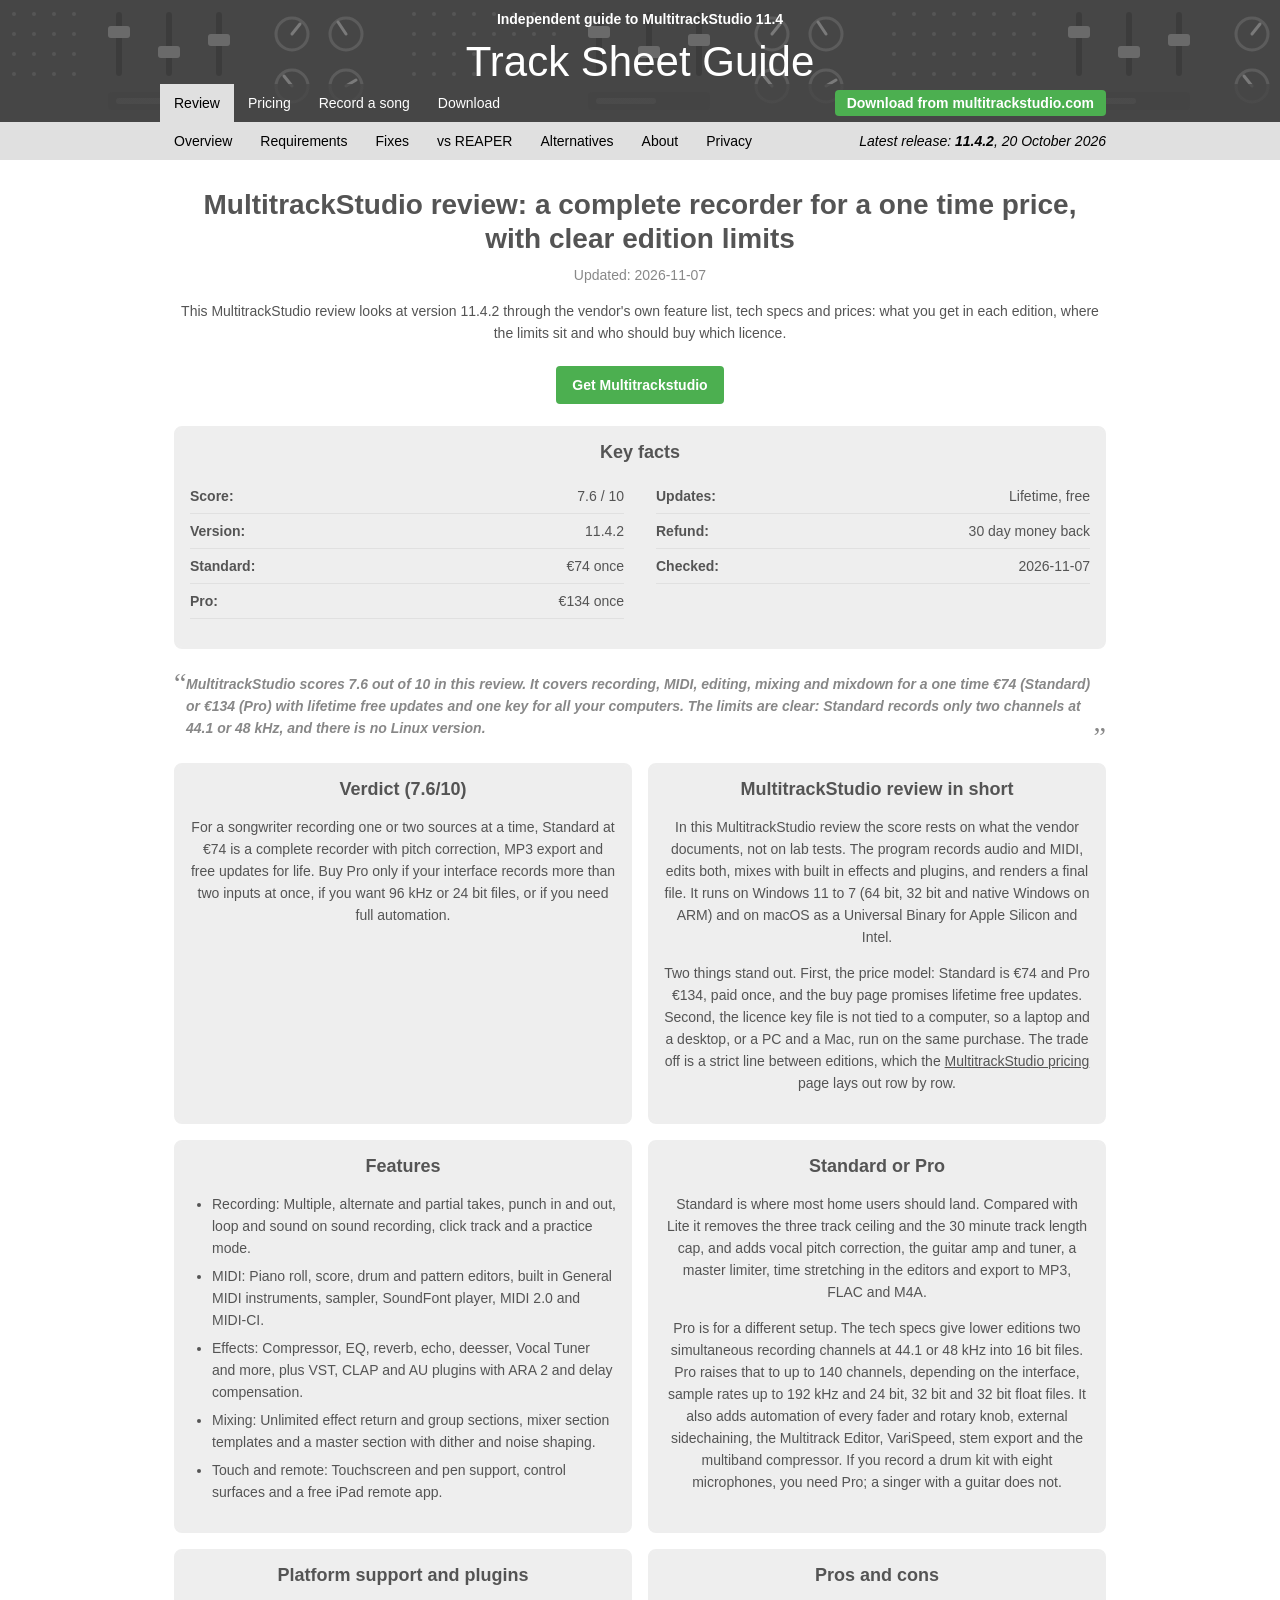
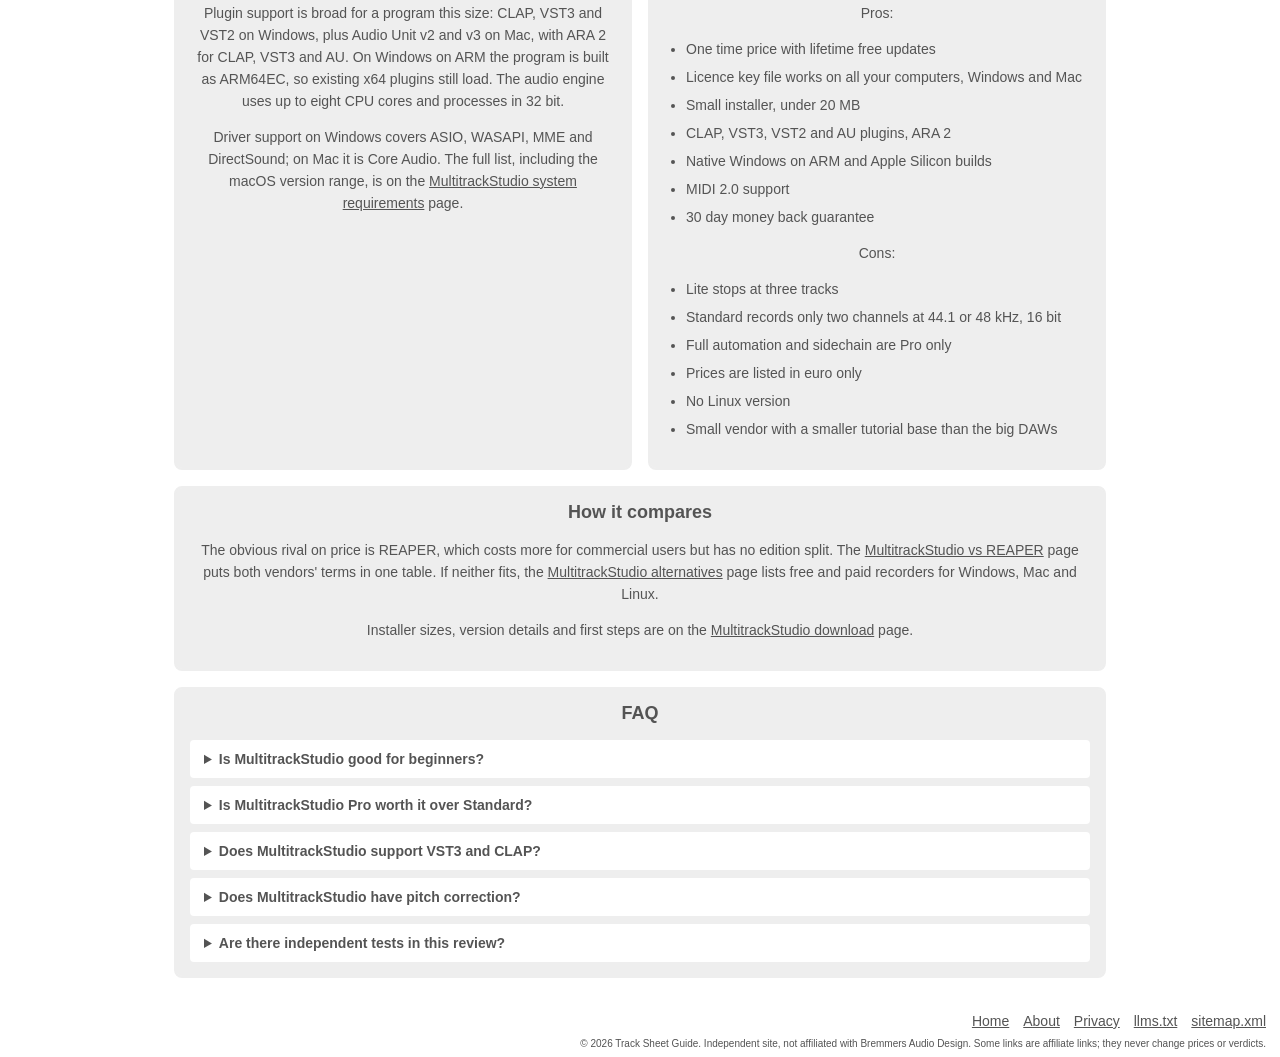
<file: review.html>
<!doctype html>
<html lang="en"><head>
<meta charset="utf-8">
<meta name="viewport" content="width=device-width,initial-scale=1">
<title>MultitrackStudio Review 2026: Lite, Standard or Pro?</title>
<meta name="description" content="MultitrackStudio 11.4.2 review: features, edition limits, €74 and €134 one time prices, lifetime updates, pros and cons and a 7.6/10 verdict.">
<link rel="canonical" href="https://multitrackstudio.github.io/review.html">
<meta name="robots" content="index,follow,max-image-preview:large,max-snippet:-1">
<meta name="author" content="Track Sheet Guide">
<meta property="og:type" content="article">
<meta property="og:title" content="MultitrackStudio Review 2026: Lite, Standard or Pro?">
<meta property="og:description" content="MultitrackStudio 11.4.2 review: features, edition limits, €74 and €134 one time prices, lifetime updates, pros and cons and a 7.6/10 verdict.">
<meta property="og:url" content="https://multitrackstudio.github.io/review.html">
<meta property="og:image" content="https://multitrackstudio.github.io/assets/og.png">
<meta property="og:site_name" content="Track Sheet Guide">
<meta property="article:published_time" content="2026-11-07">
<meta property="article:modified_time" content="2026-11-07">
<meta name="twitter:card" content="summary_large_image">
<link rel="icon" href="assets/favicon.svg" type="image/svg+xml">
<link rel="icon" href="assets/favicon-32.png" sizes="32x32" type="image/png">
<link rel="apple-touch-icon" href="assets/apple-touch-icon.png">
<link rel="preconnect" href="https://fonts.googleapis.com">
<link rel="preconnect" href="https://fonts.gstatic.com" crossorigin>
<link href="https://fonts.googleapis.com/css2?family=Hanken+Grotesk:wght@400;500;600;700&family=Geist+Mono:wght@400;500&display=swap" rel="stylesheet">
<link rel="stylesheet" href="assets/style.css">
<script type="application/ld+json">{"@context": "https://schema.org", "@graph": [{"@type": "Organization", "@id": "https://multitrackstudio.github.io/#org", "name": "Track Sheet Guide", "url": "https://multitrackstudio.github.io/", "logo": {"@type": "ImageObject", "url": "https://multitrackstudio.github.io/assets/og.png"}}, {"@type": "WebSite", "@id": "https://multitrackstudio.github.io/#site", "name": "Track Sheet Guide", "url": "https://multitrackstudio.github.io/", "publisher": {"@id": "https://multitrackstudio.github.io/#org"}, "inLanguage": "en"}, {"@type": "SoftwareApplication", "@id": "https://multitrackstudio.github.io/#product", "name": "Multitrackstudio", "applicationCategory": "MultimediaApplication", "operatingSystem": "Windows 11, 10, 8, 7 (64 and 32 bit, ARM64); macOS 27 back to OS X 10.11", "url": "https://www.multitrackstudio.com/download.php", "softwareVersion": "11.4.2", "publisher": {"@type": "Organization", "name": "Bremmers Audio Design"}, "sameAs": ["https://www.multitrackstudio.com/", "https://www.multitrackstudio.com/download.php", "https://www.multitrackstudio.com/buy.php"], "offers": [{"@type": "Offer", "name": "Lite", "price": "0", "priceCurrency": "EUR", "url": "https://www.multitrackstudio.com/download.php", "description": "free to try, limited to 3 tracks"}, {"@type": "Offer", "name": "Standard", "price": "74", "priceCurrency": "EUR", "url": "https://www.multitrackstudio.com/download.php", "description": "one time, VAT included, lifetime free updates"}, {"@type": "Offer", "name": "Pro", "price": "134", "priceCurrency": "EUR", "url": "https://www.multitrackstudio.com/download.php", "description": "one time, VAT included, lifetime free updates"}, {"@type": "Offer", "name": "Standard to Pro upgrade", "price": "64", "priceCurrency": "EUR", "url": "https://www.multitrackstudio.com/download.php", "description": "one time, for registered Standard users"}]}, {"@type": "WebPage", "@id": "https://multitrackstudio.github.io/review.html#webpage", "url": "https://multitrackstudio.github.io/review.html", "name": "MultitrackStudio Review 2026: Lite, Standard or Pro?", "description": "MultitrackStudio 11.4.2 review: features, edition limits, €74 and €134 one time prices, lifetime updates, pros and cons and a 7.6/10 verdict.", "isPartOf": {"@id": "https://multitrackstudio.github.io/#site"}, "about": {"@id": "https://multitrackstudio.github.io/#product"}, "datePublished": "2026-11-07", "dateModified": "2026-11-07", "inLanguage": "en", "breadcrumb": {"@id": "https://multitrackstudio.github.io/review.html#crumbs"}, "speakable": {"@type": "SpeakableSpecification", "cssSelector": [".answer", ".keyfacts", ".hero .lede"]}}, {"@type": "BreadcrumbList", "@id": "https://multitrackstudio.github.io/review.html#crumbs", "itemListElement": [{"@type": "ListItem", "position": 1, "name": "Track Sheet Guide", "item": "https://multitrackstudio.github.io/"}, {"@type": "ListItem", "position": 2, "name": "MultitrackStudio review: a complete recorder for a one time price, with clear edition limits", "item": "https://multitrackstudio.github.io/review.html"}]}, {"@type": "Review", "itemReviewed": {"@id": "https://multitrackstudio.github.io/#product"}, "reviewRating": {"@type": "Rating", "ratingValue": "7.6", "bestRating": "10", "worstRating": "1"}, "reviewBody": "For a songwriter recording one or two sources at a time, Standard at €74 is a complete recorder with pitch correction, MP3 export and free updates for life. Buy Pro only if your interface records more than two inputs at once, if you want 96 kHz or 24 bit files, or if you need full automation.", "headline": "MultitrackStudio review: a complete recorder for a one time price, with clear edition limits", "description": "MultitrackStudio 11.4.2 review: features, edition limits, €74 and €134 one time prices, lifetime updates, pros and cons and a 7.6/10 verdict.", "author": {"@id": "https://multitrackstudio.github.io/#org"}, "publisher": {"@id": "https://multitrackstudio.github.io/#org"}, "datePublished": "2026-11-07", "dateModified": "2026-11-07", "mainEntityOfPage": {"@id": "https://multitrackstudio.github.io/review.html#webpage"}, "about": {"@id": "https://multitrackstudio.github.io/#product"}, "inLanguage": "en", "positiveNotes": {"@type": "ItemList", "itemListElement": [{"@type": "ListItem", "position": 1, "name": "One time price with lifetime free updates"}, {"@type": "ListItem", "position": 2, "name": "Licence key file works on all your computers, Windows and Mac"}, {"@type": "ListItem", "position": 3, "name": "Small installer, under 20 MB"}, {"@type": "ListItem", "position": 4, "name": "CLAP, VST3, VST2 and AU plugins, ARA 2"}, {"@type": "ListItem", "position": 5, "name": "Native Windows on ARM and Apple Silicon builds"}, {"@type": "ListItem", "position": 6, "name": "MIDI 2.0 support"}, {"@type": "ListItem", "position": 7, "name": "30 day money back guarantee"}]}, "negativeNotes": {"@type": "ItemList", "itemListElement": [{"@type": "ListItem", "position": 1, "name": "Lite stops at three tracks"}, {"@type": "ListItem", "position": 2, "name": "Standard records only two channels at 44.1 or 48 kHz, 16 bit"}, {"@type": "ListItem", "position": 3, "name": "Full automation and sidechain are Pro only"}, {"@type": "ListItem", "position": 4, "name": "Prices are listed in euro only"}, {"@type": "ListItem", "position": 5, "name": "No Linux version"}, {"@type": "ListItem", "position": 6, "name": "Small vendor with a smaller tutorial base than the big DAWs"}]}}, {"@type": "FAQPage", "mainEntity": [{"@type": "Question", "name": "Is MultitrackStudio good for beginners?", "acceptedAnswer": {"@type": "Answer", "text": "The vendor's quick start takes you from an empty song to a mixed file in about ten steps, and the manual is available online and as a PDF in English, German and Dutch. The interface is one window with a mixer and tracks, so there is less to learn than in larger DAWs."}}, {"@type": "Question", "name": "Is MultitrackStudio Pro worth it over Standard?", "acceptedAnswer": {"@type": "Answer", "text": "Only if you need what Pro adds: more than two inputs at once, sample rates above 48 kHz, 24 bit or 32 bit float files, full automation or external sidechaining. Otherwise Standard at €74 covers a typical home recording setup."}}, {"@type": "Question", "name": "Does MultitrackStudio support VST3 and CLAP?", "acceptedAnswer": {"@type": "Answer", "text": "Yes. Windows versions host CLAP, VST3 and VST2 plugins, and the Mac version adds Audio Unit v2 and v3. ARA 2 is supported for CLAP, VST3 and AU."}}, {"@type": "Question", "name": "Does MultitrackStudio have pitch correction?", "acceptedAnswer": {"@type": "Answer", "text": "Yes, from Standard up. Vocal pitch correction and the Vocal Tuner effect are listed among the features Standard adds over Lite."}}, {"@type": "Question", "name": "Are there independent tests in this review?", "acceptedAnswer": {"@type": "Answer", "text": "No. This review is based on the vendor's own feature list, tech specs and prices, read on 7 November 2026. Try Lite on your own hardware before buying."}}]}]}</script>
<script async src="https://www.googletagmanager.com/gtag/js?id=G-R3VQDZG35C"></script>
<script>window.dataLayer=window.dataLayer||[];function gtag(){dataLayer.push(arguments)}gtag('js',new Date());gtag('config','G-R3VQDZG35C');</script>
</head><body>
<a class="skip" href="#main">Skip to content</a>
<div class="top">
<header class="site"><p class="tag">Independent guide to MultitrackStudio 11.4</p><div class="brand"><a href="index.html">Track Sheet Guide</a></div></header>
<nav class="tabs" aria-label="Site"><a href="review.html" aria-current="page">Review</a><a href="pricing.html">Pricing</a><a href="record-a-song.html">Record a song</a><a href="download.html">Download</a><a class="hbtn" href="download.html" data-track="funnel" data-offer="multitrackstudio" data-place="header">Download from multitrackstudio.com</a></nav>
</div>
<nav class="subnav" aria-label="All pages"><div class="in"><a href="index.html">Overview</a><a href="system-requirements.html">Requirements</a><a href="troubleshooting.html">Fixes</a><a href="vs-reaper.html">vs REAPER</a><a href="alternatives.html">Alternatives</a><a href="about.html">About</a><a href="privacy.html">Privacy</a><span class="ver">Latest release: <b>11.4.2</b>, 20 October 2026</span></div></nav>
<main id="main" class="main">
<h1>MultitrackStudio review: a complete recorder for a one time price, with clear edition limits</h1>
<p class="meta">Updated: 2026-11-07</p>
<p class="lead">This MultitrackStudio review looks at version 11.4.2 through the vendor's own feature list, tech specs and prices: what you get in each edition, where the limits sit and who should buy which licence.</p>
<p class="herocta"><a class="btn" href="download.html" data-track="funnel" data-offer="multitrackstudio" data-place="hero">Get Multitrackstudio</a></p>
<div class="grid"><section class="card wide facts"><h2>Key facts</h2><ul class="kf"><li><span>Score:</span><span>7.6 / 10</span></li><li><span>Version:</span><span>11.4.2</span></li><li><span>Standard:</span><span>€74 once</span></li><li><span>Pro:</span><span>€134 once</span></li><li><span>Updates:</span><span>Lifetime, free</span></li><li><span>Refund:</span><span>30 day money back</span></li><li><span>Checked:</span><span>2026-11-07</span></li></ul></section></div>
<div class="pull"><p>MultitrackStudio scores 7.6 out of 10 in this review. It covers recording, MIDI, editing, mixing and mixdown for a one time €74 (Standard) or €134 (Pro) with lifetime free updates and one key for all your computers. The limits are clear: Standard records only two channels at 44.1 or 48 kHz, and there is no Linux version.</p></div>
<div class="grid">
<section class="card"><h2>Verdict (7.6/10)</h2><p>For a songwriter recording one or two sources at a time, Standard at €74 is a complete recorder with pitch correction, MP3 export and free updates for life. Buy Pro only if your interface records more than two inputs at once, if you want 96 kHz or 24 bit files, or if you need full automation.</p></section>
<section class="card"><h2>MultitrackStudio review in short</h2><p>In this MultitrackStudio review the score rests on what the vendor documents, not on lab tests. The program records audio and MIDI, edits both, mixes with built in effects and plugins, and renders a final file. It runs on Windows 11 to 7 (64 bit, 32 bit and native Windows on ARM) and on macOS as a Universal Binary for Apple Silicon and Intel.</p><p>Two things stand out. First, the price model: Standard is €74 and Pro €134, paid once, and the buy page promises lifetime free updates. Second, the licence key file is not tied to a computer, so a laptop and a desktop, or a PC and a Mac, run on the same purchase. The trade off is a strict line between editions, which the <a href="pricing.html">MultitrackStudio pricing</a> page lays out row by row.</p></section>
<section class="card"><h2>Features</h2><ul><li>Recording: Multiple, alternate and partial takes, punch in and out, loop and sound on sound recording, click track and a practice mode.</li><li>MIDI: Piano roll, score, drum and pattern editors, built in General MIDI instruments, sampler, SoundFont player, MIDI 2.0 and MIDI-CI.</li><li>Effects: Compressor, EQ, reverb, echo, deesser, Vocal Tuner and more, plus VST, CLAP and AU plugins with ARA 2 and delay compensation.</li><li>Mixing: Unlimited effect return and group sections, mixer section templates and a master section with dither and noise shaping.</li><li>Touch and remote: Touchscreen and pen support, control surfaces and a free iPad remote app.</li></ul></section>
<section class="card"><h2>Standard or Pro</h2><p>Standard is where most home users should land. Compared with Lite it removes the three track ceiling and the 30 minute track length cap, and adds vocal pitch correction, the guitar amp and tuner, a master limiter, time stretching in the editors and export to MP3, FLAC and M4A.</p><p>Pro is for a different setup. The tech specs give lower editions two simultaneous recording channels at 44.1 or 48 kHz into 16 bit files. Pro raises that to up to 140 channels, depending on the interface, sample rates up to 192 kHz and 24 bit, 32 bit and 32 bit float files. It also adds automation of every fader and rotary knob, external sidechaining, the Multitrack Editor, VariSpeed, stem export and the multiband compressor. If you record a drum kit with eight microphones, you need Pro; a singer with a guitar does not.</p></section>
<section class="card"><h2>Platform support and plugins</h2><p>Plugin support is broad for a program this size: CLAP, VST3 and VST2 on Windows, plus Audio Unit v2 and v3 on Mac, with ARA 2 for CLAP, VST3 and AU. On Windows on ARM the program is built as ARM64EC, so existing x64 plugins still load. The audio engine uses up to eight CPU cores and processes in 32 bit.</p><p>Driver support on Windows covers ASIO, WASAPI, MME and DirectSound; on Mac it is Core Audio. The full list, including the macOS version range, is on the <a href="system-requirements.html">MultitrackStudio system requirements</a> page.</p></section>
<section class="card"><h2>Pros and cons</h2><p>Pros:</p><ul><li>One time price with lifetime free updates</li><li>Licence key file works on all your computers, Windows and Mac</li><li>Small installer, under 20 MB</li><li>CLAP, VST3, VST2 and AU plugins, ARA 2</li><li>Native Windows on ARM and Apple Silicon builds</li><li>MIDI 2.0 support</li><li>30 day money back guarantee</li></ul><p>Cons:</p><ul><li>Lite stops at three tracks</li><li>Standard records only two channels at 44.1 or 48 kHz, 16 bit</li><li>Full automation and sidechain are Pro only</li><li>Prices are listed in euro only</li><li>No Linux version</li><li>Small vendor with a smaller tutorial base than the big DAWs</li></ul></section>
<section class="card wide"><h2>How it compares</h2><p>The obvious rival on price is REAPER, which costs more for commercial users but has no edition split. The <a href="vs-reaper.html">MultitrackStudio vs REAPER</a> page puts both vendors' terms in one table. If neither fits, the <a href="alternatives.html">MultitrackStudio alternatives</a> page lists free and paid recorders for Windows, Mac and Linux.</p><p>Installer sizes, version details and first steps are on the <a href="download.html">MultitrackStudio download</a> page.</p></section>
<section class="card wide faq"><h2>FAQ</h2><details><summary>Is MultitrackStudio good for beginners?</summary><p>The vendor's quick start takes you from an empty song to a mixed file in about ten steps, and the manual is available online and as a PDF in English, German and Dutch. The interface is one window with a mixer and tracks, so there is less to learn than in larger DAWs.</p></details><details><summary>Is MultitrackStudio Pro worth it over Standard?</summary><p>Only if you need what Pro adds: more than two inputs at once, sample rates above 48 kHz, 24 bit or 32 bit float files, full automation or external sidechaining. Otherwise Standard at €74 covers a typical home recording setup.</p></details><details><summary>Does MultitrackStudio support VST3 and CLAP?</summary><p>Yes. Windows versions host CLAP, VST3 and VST2 plugins, and the Mac version adds Audio Unit v2 and v3. ARA 2 is supported for CLAP, VST3 and AU.</p></details><details><summary>Does MultitrackStudio have pitch correction?</summary><p>Yes, from Standard up. Vocal pitch correction and the Vocal Tuner effect are listed among the features Standard adds over Lite.</p></details><details><summary>Are there independent tests in this review?</summary><p>No. This review is based on the vendor's own feature list, tech specs and prices, read on 7 November 2026. Try Lite on your own hardware before buying.</p></details></section>
</div>
</main>
<footer class="site"><nav aria-label="Footer"><a href="index.html">Home</a><a href="about.html">About</a><a href="privacy.html">Privacy</a><a href="llms.txt">llms.txt</a><a href="sitemap.xml">sitemap.xml</a></nav><p>&copy; 2026 Track Sheet Guide. Independent site, not affiliated with Bremmers Audio Design. Some links are affiliate links; they never change prices or verdicts.</p></footer>
<script src="assets/track.js"></script>
<script src="assets/captcha-widget.js"></script>
</body></html>
</file>
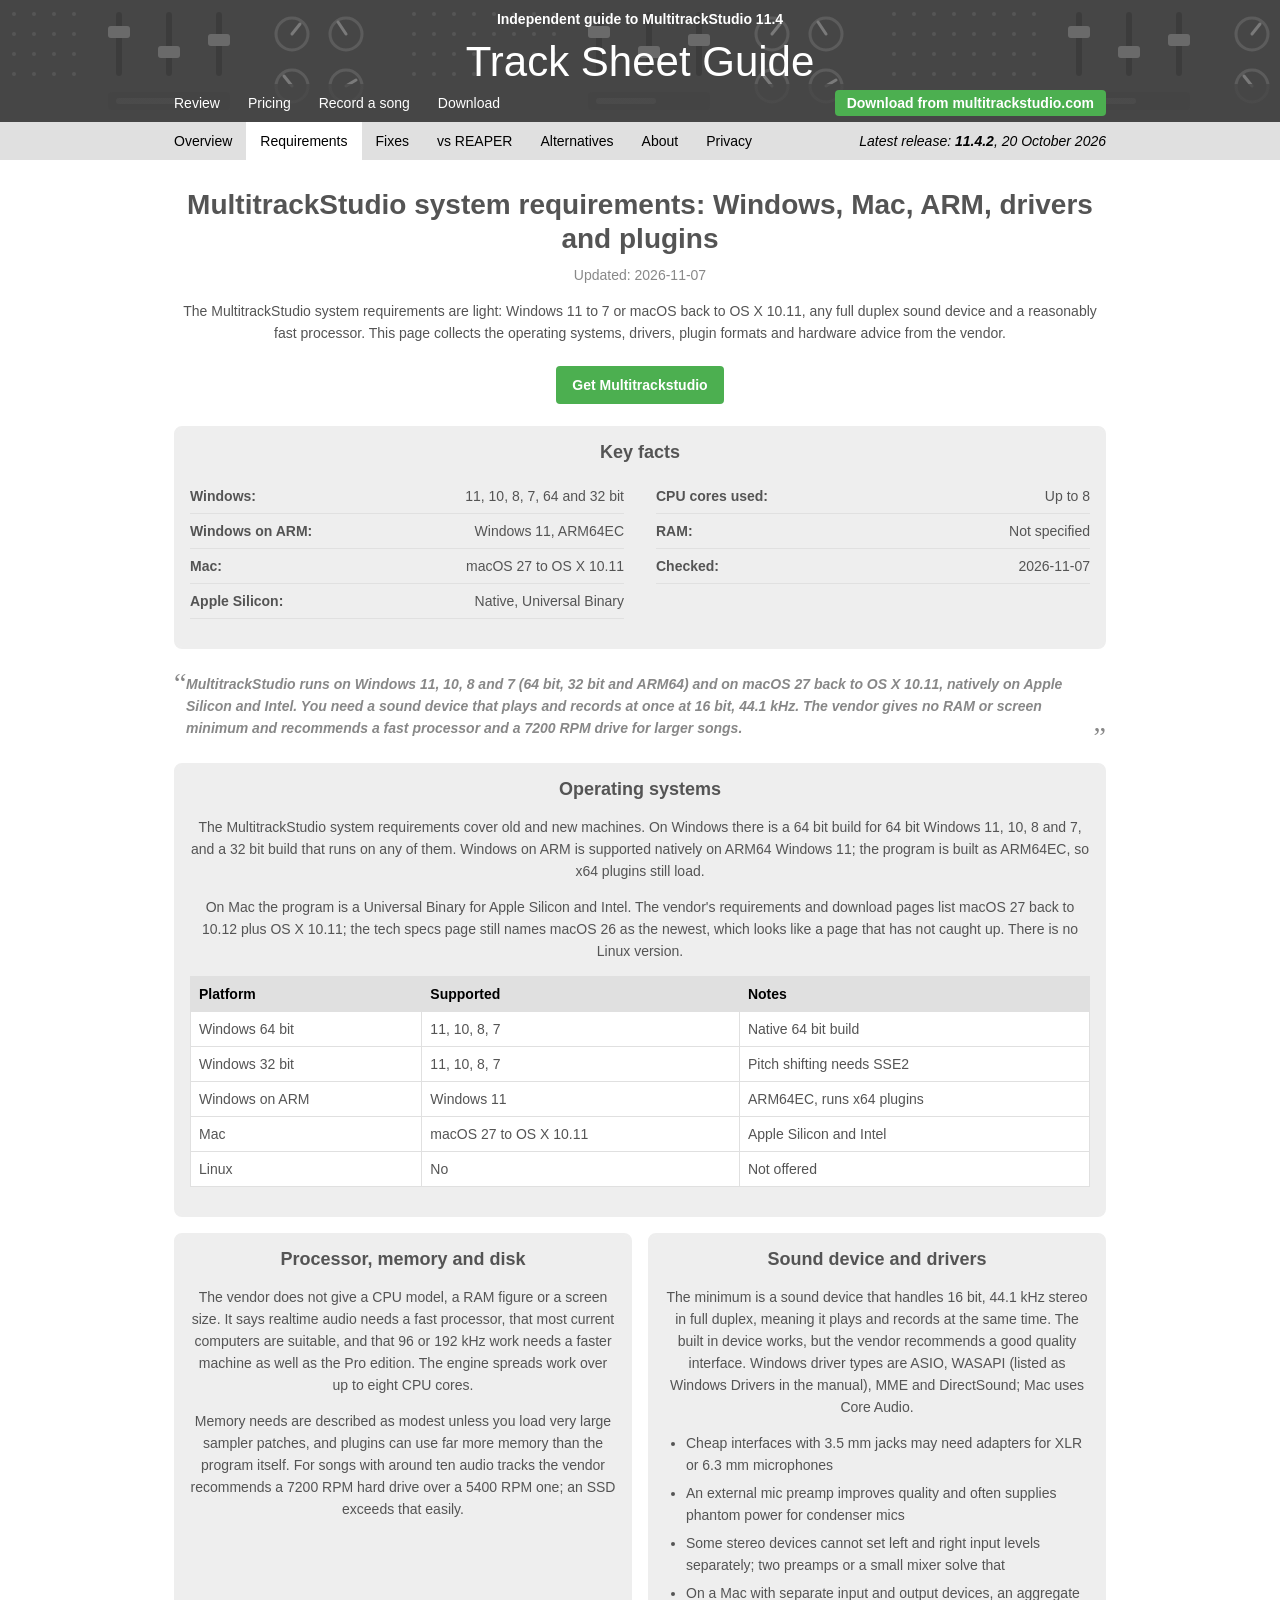
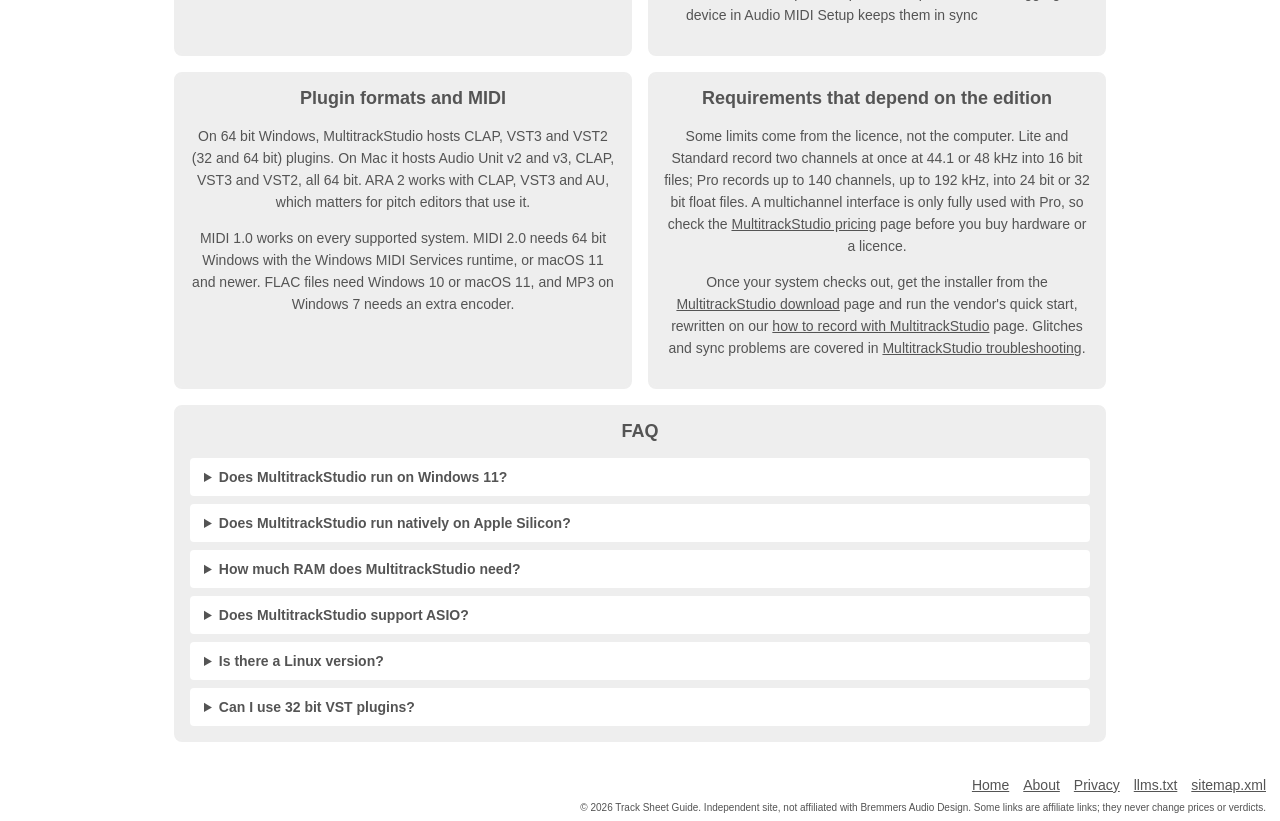
<file: system-requirements.html>
<!doctype html>
<html lang="en"><head>
<meta charset="utf-8">
<meta name="viewport" content="width=device-width,initial-scale=1">
<title>MultitrackStudio System Requirements: Windows, Mac, ARM</title>
<meta name="description" content="MultitrackStudio system requirements: Windows 11 to 7, macOS 27 to OS X 10.11, Apple Silicon, Windows on ARM, ASIO and Core Audio, VST3, CLAP, AU.">
<link rel="canonical" href="https://multitrackstudio.github.io/system-requirements.html">
<meta name="robots" content="index,follow,max-image-preview:large,max-snippet:-1">
<meta name="author" content="Track Sheet Guide">
<meta property="og:type" content="article">
<meta property="og:title" content="MultitrackStudio System Requirements: Windows, Mac, ARM">
<meta property="og:description" content="MultitrackStudio system requirements: Windows 11 to 7, macOS 27 to OS X 10.11, Apple Silicon, Windows on ARM, ASIO and Core Audio, VST3, CLAP, AU.">
<meta property="og:url" content="https://multitrackstudio.github.io/system-requirements.html">
<meta property="og:image" content="https://multitrackstudio.github.io/assets/og.png">
<meta property="og:site_name" content="Track Sheet Guide">
<meta property="article:published_time" content="2026-11-07">
<meta property="article:modified_time" content="2026-11-07">
<meta name="twitter:card" content="summary_large_image">
<link rel="icon" href="assets/favicon.svg" type="image/svg+xml">
<link rel="icon" href="assets/favicon-32.png" sizes="32x32" type="image/png">
<link rel="apple-touch-icon" href="assets/apple-touch-icon.png">
<link rel="preconnect" href="https://fonts.googleapis.com">
<link rel="preconnect" href="https://fonts.gstatic.com" crossorigin>
<link href="https://fonts.googleapis.com/css2?family=Hanken+Grotesk:wght@400;500;600;700&family=Geist+Mono:wght@400;500&display=swap" rel="stylesheet">
<link rel="stylesheet" href="assets/style.css">
<script type="application/ld+json">{"@context": "https://schema.org", "@graph": [{"@type": "Organization", "@id": "https://multitrackstudio.github.io/#org", "name": "Track Sheet Guide", "url": "https://multitrackstudio.github.io/", "logo": {"@type": "ImageObject", "url": "https://multitrackstudio.github.io/assets/og.png"}}, {"@type": "WebSite", "@id": "https://multitrackstudio.github.io/#site", "name": "Track Sheet Guide", "url": "https://multitrackstudio.github.io/", "publisher": {"@id": "https://multitrackstudio.github.io/#org"}, "inLanguage": "en"}, {"@type": "SoftwareApplication", "@id": "https://multitrackstudio.github.io/#product", "name": "Multitrackstudio", "applicationCategory": "MultimediaApplication", "operatingSystem": "Windows 11, 10, 8, 7 (64 and 32 bit, ARM64); macOS 27 back to OS X 10.11", "url": "https://www.multitrackstudio.com/download.php", "softwareVersion": "11.4.2", "publisher": {"@type": "Organization", "name": "Bremmers Audio Design"}, "sameAs": ["https://www.multitrackstudio.com/", "https://www.multitrackstudio.com/download.php", "https://www.multitrackstudio.com/buy.php"], "offers": [{"@type": "Offer", "name": "Lite", "price": "0", "priceCurrency": "EUR", "url": "https://www.multitrackstudio.com/download.php", "description": "free to try, limited to 3 tracks"}, {"@type": "Offer", "name": "Standard", "price": "74", "priceCurrency": "EUR", "url": "https://www.multitrackstudio.com/download.php", "description": "one time, VAT included, lifetime free updates"}, {"@type": "Offer", "name": "Pro", "price": "134", "priceCurrency": "EUR", "url": "https://www.multitrackstudio.com/download.php", "description": "one time, VAT included, lifetime free updates"}, {"@type": "Offer", "name": "Standard to Pro upgrade", "price": "64", "priceCurrency": "EUR", "url": "https://www.multitrackstudio.com/download.php", "description": "one time, for registered Standard users"}]}, {"@type": "WebPage", "@id": "https://multitrackstudio.github.io/system-requirements.html#webpage", "url": "https://multitrackstudio.github.io/system-requirements.html", "name": "MultitrackStudio System Requirements: Windows, Mac, ARM", "description": "MultitrackStudio system requirements: Windows 11 to 7, macOS 27 to OS X 10.11, Apple Silicon, Windows on ARM, ASIO and Core Audio, VST3, CLAP, AU.", "isPartOf": {"@id": "https://multitrackstudio.github.io/#site"}, "about": {"@id": "https://multitrackstudio.github.io/#product"}, "datePublished": "2026-11-07", "dateModified": "2026-11-07", "inLanguage": "en", "breadcrumb": {"@id": "https://multitrackstudio.github.io/system-requirements.html#crumbs"}, "speakable": {"@type": "SpeakableSpecification", "cssSelector": [".answer", ".keyfacts", ".hero .lede"]}}, {"@type": "BreadcrumbList", "@id": "https://multitrackstudio.github.io/system-requirements.html#crumbs", "itemListElement": [{"@type": "ListItem", "position": 1, "name": "Track Sheet Guide", "item": "https://multitrackstudio.github.io/"}, {"@type": "ListItem", "position": 2, "name": "MultitrackStudio system requirements: Windows, Mac, ARM, drivers and plugins", "item": "https://multitrackstudio.github.io/system-requirements.html"}]}, {"@type": "Article", "headline": "MultitrackStudio system requirements: Windows, Mac, ARM, drivers and plugins", "description": "MultitrackStudio system requirements: Windows 11 to 7, macOS 27 to OS X 10.11, Apple Silicon, Windows on ARM, ASIO and Core Audio, VST3, CLAP, AU.", "author": {"@id": "https://multitrackstudio.github.io/#org"}, "publisher": {"@id": "https://multitrackstudio.github.io/#org"}, "datePublished": "2026-11-07", "dateModified": "2026-11-07", "mainEntityOfPage": {"@id": "https://multitrackstudio.github.io/system-requirements.html#webpage"}, "about": {"@id": "https://multitrackstudio.github.io/#product"}, "inLanguage": "en"}, {"@type": "FAQPage", "mainEntity": [{"@type": "Question", "name": "Does MultitrackStudio run on Windows 11?", "acceptedAnswer": {"@type": "Answer", "text": "Yes. Both the 64 bit and 32 bit builds support Windows 11, 10, 8 and 7, and there is a native ARM64EC build for Windows 11 on ARM."}}, {"@type": "Question", "name": "Does MultitrackStudio run natively on Apple Silicon?", "acceptedAnswer": {"@type": "Answer", "text": "Yes. The Mac version is a Universal Binary for Apple Silicon and Intel, both 64 bit. The vendor supports macOS 27 back to OS X 10.11."}}, {"@type": "Question", "name": "How much RAM does MultitrackStudio need?", "acceptedAnswer": {"@type": "Answer", "text": "The vendor does not give a figure. It says memory needs are modest unless you use very large sampler patches, and that plugins can use much more memory than the program."}}, {"@type": "Question", "name": "Does MultitrackStudio support ASIO?", "acceptedAnswer": {"@type": "Answer", "text": "Yes. On Windows it supports ASIO, WASAPI, MME and DirectSound. On Mac it uses Core Audio."}}, {"@type": "Question", "name": "Is there a Linux version?", "acceptedAnswer": {"@type": "Answer", "text": "No. The vendor offers Windows, Mac and an iPad version, but no Linux build."}}, {"@type": "Question", "name": "Can I use 32 bit VST plugins?", "acceptedAnswer": {"@type": "Answer", "text": "On Windows, yes: the 64 bit build hosts 32 and 64 bit VST2 plugins. On Mac all plugin formats must be 64 bit."}}]}]}</script>
<script async src="https://www.googletagmanager.com/gtag/js?id=G-R3VQDZG35C"></script>
<script>window.dataLayer=window.dataLayer||[];function gtag(){dataLayer.push(arguments)}gtag('js',new Date());gtag('config','G-R3VQDZG35C');</script>
</head><body>
<a class="skip" href="#main">Skip to content</a>
<div class="top">
<header class="site"><p class="tag">Independent guide to MultitrackStudio 11.4</p><div class="brand"><a href="index.html">Track Sheet Guide</a></div></header>
<nav class="tabs" aria-label="Site"><a href="review.html">Review</a><a href="pricing.html">Pricing</a><a href="record-a-song.html">Record a song</a><a href="download.html">Download</a><a class="hbtn" href="download.html" data-track="funnel" data-offer="multitrackstudio" data-place="header">Download from multitrackstudio.com</a></nav>
</div>
<nav class="subnav" aria-label="All pages"><div class="in"><a href="index.html">Overview</a><a href="system-requirements.html" aria-current="page">Requirements</a><a href="troubleshooting.html">Fixes</a><a href="vs-reaper.html">vs REAPER</a><a href="alternatives.html">Alternatives</a><a href="about.html">About</a><a href="privacy.html">Privacy</a><span class="ver">Latest release: <b>11.4.2</b>, 20 October 2026</span></div></nav>
<main id="main" class="main">
<h1>MultitrackStudio system requirements: Windows, Mac, ARM, drivers and plugins</h1>
<p class="meta">Updated: 2026-11-07</p>
<p class="lead">The MultitrackStudio system requirements are light: Windows 11 to 7 or macOS back to OS X 10.11, any full duplex sound device and a reasonably fast processor. This page collects the operating systems, drivers, plugin formats and hardware advice from the vendor.</p>
<p class="herocta"><a class="btn" href="download.html" data-track="funnel" data-offer="multitrackstudio" data-place="hero">Get Multitrackstudio</a></p>
<div class="grid"><section class="card wide facts"><h2>Key facts</h2><ul class="kf"><li><span>Windows:</span><span>11, 10, 8, 7, 64 and 32 bit</span></li><li><span>Windows on ARM:</span><span>Windows 11, ARM64EC</span></li><li><span>Mac:</span><span>macOS 27 to OS X 10.11</span></li><li><span>Apple Silicon:</span><span>Native, Universal Binary</span></li><li><span>CPU cores used:</span><span>Up to 8</span></li><li><span>RAM:</span><span>Not specified</span></li><li><span>Checked:</span><span>2026-11-07</span></li></ul></section></div>
<div class="pull"><p>MultitrackStudio runs on Windows 11, 10, 8 and 7 (64 bit, 32 bit and ARM64) and on macOS 27 back to OS X 10.11, natively on Apple Silicon and Intel. You need a sound device that plays and records at once at 16 bit, 44.1 kHz. The vendor gives no RAM or screen minimum and recommends a fast processor and a 7200 RPM drive for larger songs.</p></div>
<div class="grid">
<section class="card wide"><h2>Operating systems</h2><p>The MultitrackStudio system requirements cover old and new machines. On Windows there is a 64 bit build for 64 bit Windows 11, 10, 8 and 7, and a 32 bit build that runs on any of them. Windows on ARM is supported natively on ARM64 Windows 11; the program is built as ARM64EC, so x64 plugins still load.</p><p>On Mac the program is a Universal Binary for Apple Silicon and Intel. The vendor's requirements and download pages list macOS 27 back to 10.12 plus OS X 10.11; the tech specs page still names macOS 26 as the newest, which looks like a page that has not caught up. There is no Linux version.</p><div class="tablewrap"><table><thead><tr><th>Platform</th><th>Supported</th><th>Notes</th></tr></thead><tbody><tr><td>Windows 64 bit</td><td>11, 10, 8, 7</td><td>Native 64 bit build</td></tr><tr><td>Windows 32 bit</td><td>11, 10, 8, 7</td><td>Pitch shifting needs SSE2</td></tr><tr><td>Windows on ARM</td><td>Windows 11</td><td>ARM64EC, runs x64 plugins</td></tr><tr><td>Mac</td><td>macOS 27 to OS X 10.11</td><td>Apple Silicon and Intel</td></tr><tr><td>Linux</td><td>No</td><td>Not offered</td></tr></tbody></table></div></section>
<section class="card"><h2>Processor, memory and disk</h2><p>The vendor does not give a CPU model, a RAM figure or a screen size. It says realtime audio needs a fast processor, that most current computers are suitable, and that 96 or 192 kHz work needs a faster machine as well as the Pro edition. The engine spreads work over up to eight CPU cores.</p><p>Memory needs are described as modest unless you load very large sampler patches, and plugins can use far more memory than the program itself. For songs with around ten audio tracks the vendor recommends a 7200 RPM hard drive over a 5400 RPM one; an SSD exceeds that easily.</p></section>
<section class="card"><h2>Sound device and drivers</h2><p>The minimum is a sound device that handles 16 bit, 44.1 kHz stereo in full duplex, meaning it plays and records at the same time. The built in device works, but the vendor recommends a good quality interface. Windows driver types are ASIO, WASAPI (listed as Windows Drivers in the manual), MME and DirectSound; Mac uses Core Audio.</p><ul><li>Cheap interfaces with 3.5 mm jacks may need adapters for XLR or 6.3 mm microphones</li><li>An external mic preamp improves quality and often supplies phantom power for condenser mics</li><li>Some stereo devices cannot set left and right input levels separately; two preamps or a small mixer solve that</li><li>On a Mac with separate input and output devices, an aggregate device in Audio MIDI Setup keeps them in sync</li></ul></section>
<section class="card"><h2>Plugin formats and MIDI</h2><p>On 64 bit Windows, MultitrackStudio hosts CLAP, VST3 and VST2 (32 and 64 bit) plugins. On Mac it hosts Audio Unit v2 and v3, CLAP, VST3 and VST2, all 64 bit. ARA 2 works with CLAP, VST3 and AU, which matters for pitch editors that use it.</p><p>MIDI 1.0 works on every supported system. MIDI 2.0 needs 64 bit Windows with the Windows MIDI Services runtime, or macOS 11 and newer. FLAC files need Windows 10 or macOS 11, and MP3 on Windows 7 needs an extra encoder.</p></section>
<section class="card"><h2>Requirements that depend on the edition</h2><p>Some limits come from the licence, not the computer. Lite and Standard record two channels at once at 44.1 or 48 kHz into 16 bit files; Pro records up to 140 channels, up to 192 kHz, into 24 bit or 32 bit float files. A multichannel interface is only fully used with Pro, so check the <a href="pricing.html">MultitrackStudio pricing</a> page before you buy hardware or a licence.</p><p>Once your system checks out, get the installer from the <a href="download.html">MultitrackStudio download</a> page and run the vendor's quick start, rewritten on our <a href="record-a-song.html">how to record with MultitrackStudio</a> page. Glitches and sync problems are covered in <a href="troubleshooting.html">MultitrackStudio troubleshooting</a>.</p></section>
<section class="card wide faq"><h2>FAQ</h2><details><summary>Does MultitrackStudio run on Windows 11?</summary><p>Yes. Both the 64 bit and 32 bit builds support Windows 11, 10, 8 and 7, and there is a native ARM64EC build for Windows 11 on ARM.</p></details><details><summary>Does MultitrackStudio run natively on Apple Silicon?</summary><p>Yes. The Mac version is a Universal Binary for Apple Silicon and Intel, both 64 bit. The vendor supports macOS 27 back to OS X 10.11.</p></details><details><summary>How much RAM does MultitrackStudio need?</summary><p>The vendor does not give a figure. It says memory needs are modest unless you use very large sampler patches, and that plugins can use much more memory than the program.</p></details><details><summary>Does MultitrackStudio support ASIO?</summary><p>Yes. On Windows it supports ASIO, WASAPI, MME and DirectSound. On Mac it uses Core Audio.</p></details><details><summary>Is there a Linux version?</summary><p>No. The vendor offers Windows, Mac and an iPad version, but no Linux build.</p></details><details><summary>Can I use 32 bit VST plugins?</summary><p>On Windows, yes: the 64 bit build hosts 32 and 64 bit VST2 plugins. On Mac all plugin formats must be 64 bit.</p></details></section>
</div>
</main>
<footer class="site"><nav aria-label="Footer"><a href="index.html">Home</a><a href="about.html">About</a><a href="privacy.html">Privacy</a><a href="llms.txt">llms.txt</a><a href="sitemap.xml">sitemap.xml</a></nav><p>&copy; 2026 Track Sheet Guide. Independent site, not affiliated with Bremmers Audio Design. Some links are affiliate links; they never change prices or verdicts.</p></footer>
<script src="assets/track.js"></script>
<script src="assets/captcha-widget.js"></script>
</body></html>
</file>
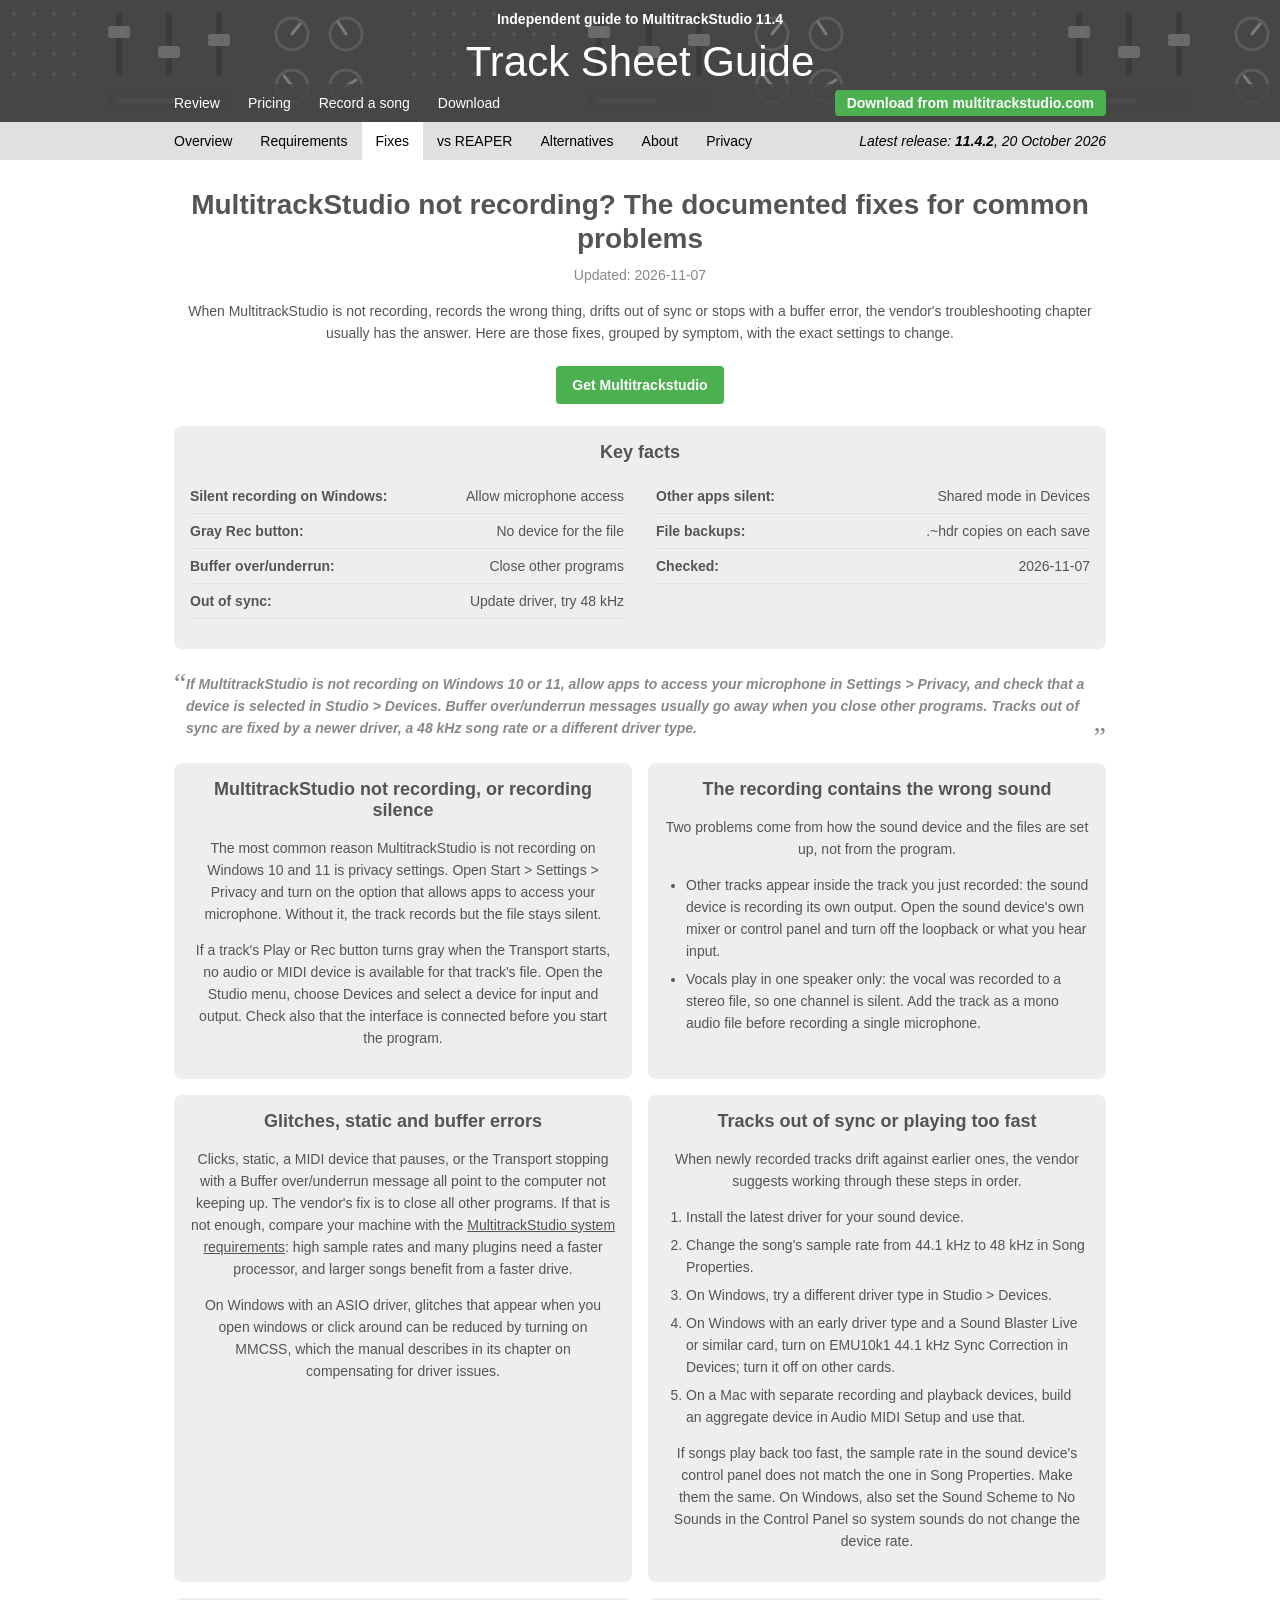
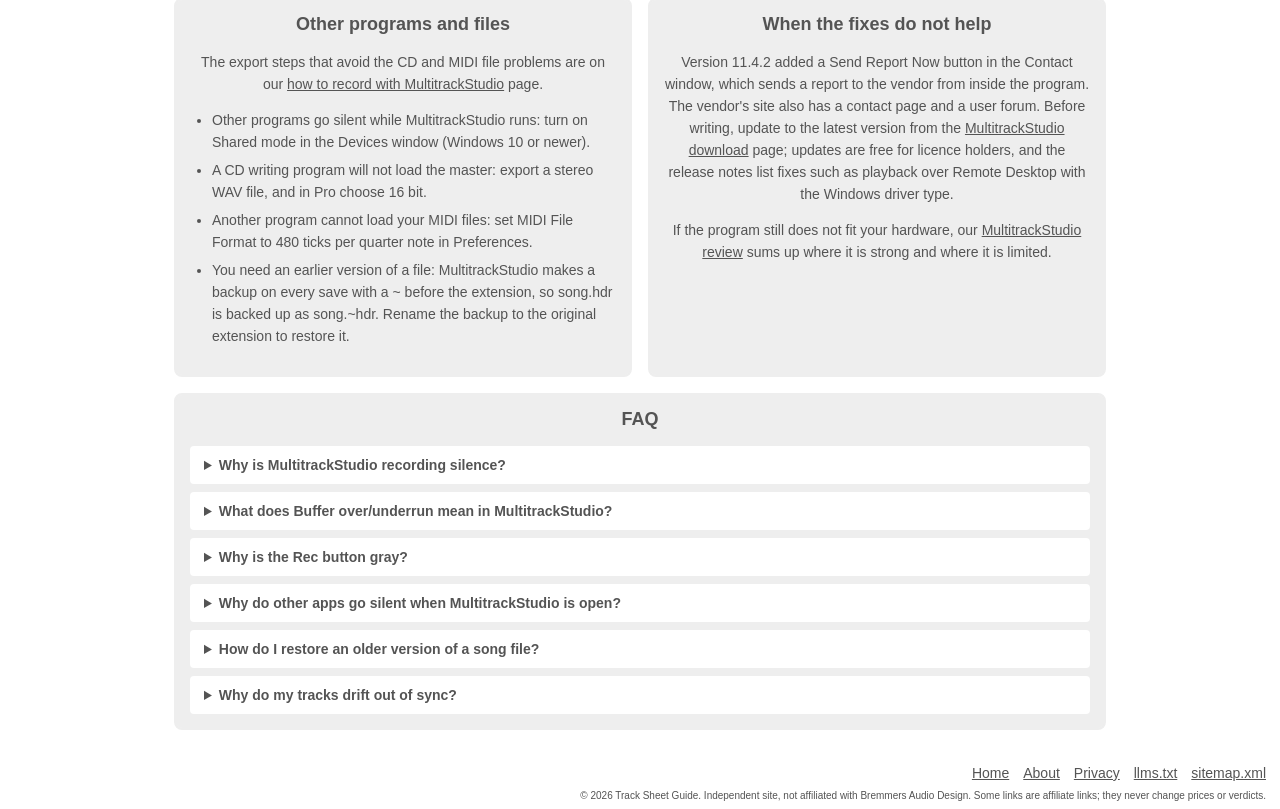
<file: troubleshooting.html>
<!doctype html>
<html lang="en"><head>
<meta charset="utf-8">
<meta name="viewport" content="width=device-width,initial-scale=1">
<title>MultitrackStudio Not Recording? Fixes for Common Problems</title>
<meta name="description" content="MultitrackStudio not recording, out of sync or showing Buffer over/underrun? The vendor's documented fixes, with the exact settings to change.">
<link rel="canonical" href="https://multitrackstudio.github.io/troubleshooting.html">
<meta name="robots" content="index,follow,max-image-preview:large,max-snippet:-1">
<meta name="author" content="Track Sheet Guide">
<meta property="og:type" content="article">
<meta property="og:title" content="MultitrackStudio Not Recording? Fixes for Common Problems">
<meta property="og:description" content="MultitrackStudio not recording, out of sync or showing Buffer over/underrun? The vendor's documented fixes, with the exact settings to change.">
<meta property="og:url" content="https://multitrackstudio.github.io/troubleshooting.html">
<meta property="og:image" content="https://multitrackstudio.github.io/assets/og.png">
<meta property="og:site_name" content="Track Sheet Guide">
<meta property="article:published_time" content="2026-11-07">
<meta property="article:modified_time" content="2026-11-07">
<meta name="twitter:card" content="summary_large_image">
<link rel="icon" href="assets/favicon.svg" type="image/svg+xml">
<link rel="icon" href="assets/favicon-32.png" sizes="32x32" type="image/png">
<link rel="apple-touch-icon" href="assets/apple-touch-icon.png">
<link rel="preconnect" href="https://fonts.googleapis.com">
<link rel="preconnect" href="https://fonts.gstatic.com" crossorigin>
<link href="https://fonts.googleapis.com/css2?family=Hanken+Grotesk:wght@400;500;600;700&family=Geist+Mono:wght@400;500&display=swap" rel="stylesheet">
<link rel="stylesheet" href="assets/style.css">
<script type="application/ld+json">{"@context": "https://schema.org", "@graph": [{"@type": "Organization", "@id": "https://multitrackstudio.github.io/#org", "name": "Track Sheet Guide", "url": "https://multitrackstudio.github.io/", "logo": {"@type": "ImageObject", "url": "https://multitrackstudio.github.io/assets/og.png"}}, {"@type": "WebSite", "@id": "https://multitrackstudio.github.io/#site", "name": "Track Sheet Guide", "url": "https://multitrackstudio.github.io/", "publisher": {"@id": "https://multitrackstudio.github.io/#org"}, "inLanguage": "en"}, {"@type": "SoftwareApplication", "@id": "https://multitrackstudio.github.io/#product", "name": "Multitrackstudio", "applicationCategory": "MultimediaApplication", "operatingSystem": "Windows 11, 10, 8, 7 (64 and 32 bit, ARM64); macOS 27 back to OS X 10.11", "url": "https://www.multitrackstudio.com/download.php", "softwareVersion": "11.4.2", "publisher": {"@type": "Organization", "name": "Bremmers Audio Design"}, "sameAs": ["https://www.multitrackstudio.com/", "https://www.multitrackstudio.com/download.php", "https://www.multitrackstudio.com/buy.php"], "offers": [{"@type": "Offer", "name": "Lite", "price": "0", "priceCurrency": "EUR", "url": "https://www.multitrackstudio.com/download.php", "description": "free to try, limited to 3 tracks"}, {"@type": "Offer", "name": "Standard", "price": "74", "priceCurrency": "EUR", "url": "https://www.multitrackstudio.com/download.php", "description": "one time, VAT included, lifetime free updates"}, {"@type": "Offer", "name": "Pro", "price": "134", "priceCurrency": "EUR", "url": "https://www.multitrackstudio.com/download.php", "description": "one time, VAT included, lifetime free updates"}, {"@type": "Offer", "name": "Standard to Pro upgrade", "price": "64", "priceCurrency": "EUR", "url": "https://www.multitrackstudio.com/download.php", "description": "one time, for registered Standard users"}]}, {"@type": "WebPage", "@id": "https://multitrackstudio.github.io/troubleshooting.html#webpage", "url": "https://multitrackstudio.github.io/troubleshooting.html", "name": "MultitrackStudio Not Recording? Fixes for Common Problems", "description": "MultitrackStudio not recording, out of sync or showing Buffer over/underrun? The vendor's documented fixes, with the exact settings to change.", "isPartOf": {"@id": "https://multitrackstudio.github.io/#site"}, "about": {"@id": "https://multitrackstudio.github.io/#product"}, "datePublished": "2026-11-07", "dateModified": "2026-11-07", "inLanguage": "en", "breadcrumb": {"@id": "https://multitrackstudio.github.io/troubleshooting.html#crumbs"}, "speakable": {"@type": "SpeakableSpecification", "cssSelector": [".answer", ".keyfacts", ".hero .lede"]}}, {"@type": "BreadcrumbList", "@id": "https://multitrackstudio.github.io/troubleshooting.html#crumbs", "itemListElement": [{"@type": "ListItem", "position": 1, "name": "Track Sheet Guide", "item": "https://multitrackstudio.github.io/"}, {"@type": "ListItem", "position": 2, "name": "MultitrackStudio not recording? The documented fixes for common problems", "item": "https://multitrackstudio.github.io/troubleshooting.html"}]}, {"@type": "Article", "headline": "MultitrackStudio not recording? The documented fixes for common problems", "description": "MultitrackStudio not recording, out of sync or showing Buffer over/underrun? The vendor's documented fixes, with the exact settings to change.", "author": {"@id": "https://multitrackstudio.github.io/#org"}, "publisher": {"@id": "https://multitrackstudio.github.io/#org"}, "datePublished": "2026-11-07", "dateModified": "2026-11-07", "mainEntityOfPage": {"@id": "https://multitrackstudio.github.io/troubleshooting.html#webpage"}, "about": {"@id": "https://multitrackstudio.github.io/#product"}, "inLanguage": "en"}, {"@type": "FAQPage", "mainEntity": [{"@type": "Question", "name": "Why is MultitrackStudio recording silence?", "acceptedAnswer": {"@type": "Answer", "text": "On Windows 10 and 11 the usual cause is that apps are not allowed to use the microphone. Turn it on in Start > Settings > Privacy, then check your input in Studio > Devices."}}, {"@type": "Question", "name": "What does Buffer over/underrun mean in MultitrackStudio?", "acceptedAnswer": {"@type": "Answer", "text": "The computer could not deliver audio to the sound device in time. The vendor's advice is to close all other programs; a faster machine helps with high sample rates."}}, {"@type": "Question", "name": "Why is the Rec button gray?", "acceptedAnswer": {"@type": "Answer", "text": "No audio or MIDI device is available for that track's file. Choose a device in the Devices window under the Studio menu."}}, {"@type": "Question", "name": "Why do other apps go silent when MultitrackStudio is open?", "acceptedAnswer": {"@type": "Answer", "text": "The program has exclusive use of the sound device. Turn on Shared mode in the Devices window, which needs Windows 10 or newer."}}, {"@type": "Question", "name": "How do I restore an older version of a song file?", "acceptedAnswer": {"@type": "Answer", "text": "MultitrackStudio keeps a backup on each save with a ~ added before the extension, such as .~hdr. Rename the backup to the original extension to use it."}}, {"@type": "Question", "name": "Why do my tracks drift out of sync?", "acceptedAnswer": {"@type": "Answer", "text": "Usually a driver issue. Install the latest driver, try 48 kHz in Song Properties, or switch driver type in Devices; on Mac, use an aggregate device if input and output are separate devices."}}]}]}</script>
<script async src="https://www.googletagmanager.com/gtag/js?id=G-R3VQDZG35C"></script>
<script>window.dataLayer=window.dataLayer||[];function gtag(){dataLayer.push(arguments)}gtag('js',new Date());gtag('config','G-R3VQDZG35C');</script>
</head><body>
<a class="skip" href="#main">Skip to content</a>
<div class="top">
<header class="site"><p class="tag">Independent guide to MultitrackStudio 11.4</p><div class="brand"><a href="index.html">Track Sheet Guide</a></div></header>
<nav class="tabs" aria-label="Site"><a href="review.html">Review</a><a href="pricing.html">Pricing</a><a href="record-a-song.html">Record a song</a><a href="download.html">Download</a><a class="hbtn" href="download.html" data-track="funnel" data-offer="multitrackstudio" data-place="header">Download from multitrackstudio.com</a></nav>
</div>
<nav class="subnav" aria-label="All pages"><div class="in"><a href="index.html">Overview</a><a href="system-requirements.html">Requirements</a><a href="troubleshooting.html" aria-current="page">Fixes</a><a href="vs-reaper.html">vs REAPER</a><a href="alternatives.html">Alternatives</a><a href="about.html">About</a><a href="privacy.html">Privacy</a><span class="ver">Latest release: <b>11.4.2</b>, 20 October 2026</span></div></nav>
<main id="main" class="main">
<h1>MultitrackStudio not recording? The documented fixes for common problems</h1>
<p class="meta">Updated: 2026-11-07</p>
<p class="lead">When MultitrackStudio is not recording, records the wrong thing, drifts out of sync or stops with a buffer error, the vendor's troubleshooting chapter usually has the answer. Here are those fixes, grouped by symptom, with the exact settings to change.</p>
<p class="herocta"><a class="btn" href="download.html" data-track="funnel" data-offer="multitrackstudio" data-place="hero">Get Multitrackstudio</a></p>
<div class="grid"><section class="card wide facts"><h2>Key facts</h2><ul class="kf"><li><span>Silent recording on Windows:</span><span>Allow microphone access</span></li><li><span>Gray Rec button:</span><span>No device for the file</span></li><li><span>Buffer over/underrun:</span><span>Close other programs</span></li><li><span>Out of sync:</span><span>Update driver, try 48 kHz</span></li><li><span>Other apps silent:</span><span>Shared mode in Devices</span></li><li><span>File backups:</span><span>.~hdr copies on each save</span></li><li><span>Checked:</span><span>2026-11-07</span></li></ul></section></div>
<div class="pull"><p>If MultitrackStudio is not recording on Windows 10 or 11, allow apps to access your microphone in Settings &gt; Privacy, and check that a device is selected in Studio &gt; Devices. Buffer over/underrun messages usually go away when you close other programs. Tracks out of sync are fixed by a newer driver, a 48 kHz song rate or a different driver type.</p></div>
<div class="grid">
<section class="card"><h2>MultitrackStudio not recording, or recording silence</h2><p>The most common reason MultitrackStudio is not recording on Windows 10 and 11 is privacy settings. Open Start &gt; Settings &gt; Privacy and turn on the option that allows apps to access your microphone. Without it, the track records but the file stays silent.</p><p>If a track's Play or Rec button turns gray when the Transport starts, no audio or MIDI device is available for that track's file. Open the Studio menu, choose Devices and select a device for input and output. Check also that the interface is connected before you start the program.</p></section>
<section class="card"><h2>The recording contains the wrong sound</h2><p>Two problems come from how the sound device and the files are set up, not from the program.</p><ul><li>Other tracks appear inside the track you just recorded: the sound device is recording its own output. Open the sound device's own mixer or control panel and turn off the loopback or what you hear input.</li><li>Vocals play in one speaker only: the vocal was recorded to a stereo file, so one channel is silent. Add the track as a mono audio file before recording a single microphone.</li></ul></section>
<section class="card"><h2>Glitches, static and buffer errors</h2><p>Clicks, static, a MIDI device that pauses, or the Transport stopping with a Buffer over/underrun message all point to the computer not keeping up. The vendor's fix is to close all other programs. If that is not enough, compare your machine with the <a href="system-requirements.html">MultitrackStudio system requirements</a>: high sample rates and many plugins need a faster processor, and larger songs benefit from a faster drive.</p><p>On Windows with an ASIO driver, glitches that appear when you open windows or click around can be reduced by turning on MMCSS, which the manual describes in its chapter on compensating for driver issues.</p></section>
<section class="card"><h2>Tracks out of sync or playing too fast</h2><p>When newly recorded tracks drift against earlier ones, the vendor suggests working through these steps in order.</p><ol><li>Install the latest driver for your sound device.</li><li>Change the song's sample rate from 44.1 kHz to 48 kHz in Song Properties.</li><li>On Windows, try a different driver type in Studio &gt; Devices.</li><li>On Windows with an early driver type and a Sound Blaster Live or similar card, turn on EMU10k1 44.1 kHz Sync Correction in Devices; turn it off on other cards.</li><li>On a Mac with separate recording and playback devices, build an aggregate device in Audio MIDI Setup and use that.</li></ol><p>If songs play back too fast, the sample rate in the sound device's control panel does not match the one in Song Properties. Make them the same. On Windows, also set the Sound Scheme to No Sounds in the Control Panel so system sounds do not change the device rate.</p></section>
<section class="card"><h2>Other programs and files</h2><p>The export steps that avoid the CD and MIDI file problems are on our <a href="record-a-song.html">how to record with MultitrackStudio</a> page.</p><ul><li>Other programs go silent while MultitrackStudio runs: turn on Shared mode in the Devices window (Windows 10 or newer).</li><li>A CD writing program will not load the master: export a stereo WAV file, and in Pro choose 16 bit.</li><li>Another program cannot load your MIDI files: set MIDI File Format to 480 ticks per quarter note in Preferences.</li><li>You need an earlier version of a file: MultitrackStudio makes a backup on every save with a ~ before the extension, so song.hdr is backed up as song.~hdr. Rename the backup to the original extension to restore it.</li></ul></section>
<section class="card"><h2>When the fixes do not help</h2><p>Version 11.4.2 added a Send Report Now button in the Contact window, which sends a report to the vendor from inside the program. The vendor's site also has a contact page and a user forum. Before writing, update to the latest version from the <a href="download.html">MultitrackStudio download</a> page; updates are free for licence holders, and the release notes list fixes such as playback over Remote Desktop with the Windows driver type.</p><p>If the program still does not fit your hardware, our <a href="review.html">MultitrackStudio review</a> sums up where it is strong and where it is limited.</p></section>
<section class="card wide faq"><h2>FAQ</h2><details><summary>Why is MultitrackStudio recording silence?</summary><p>On Windows 10 and 11 the usual cause is that apps are not allowed to use the microphone. Turn it on in Start &gt; Settings &gt; Privacy, then check your input in Studio &gt; Devices.</p></details><details><summary>What does Buffer over/underrun mean in MultitrackStudio?</summary><p>The computer could not deliver audio to the sound device in time. The vendor's advice is to close all other programs; a faster machine helps with high sample rates.</p></details><details><summary>Why is the Rec button gray?</summary><p>No audio or MIDI device is available for that track's file. Choose a device in the Devices window under the Studio menu.</p></details><details><summary>Why do other apps go silent when MultitrackStudio is open?</summary><p>The program has exclusive use of the sound device. Turn on Shared mode in the Devices window, which needs Windows 10 or newer.</p></details><details><summary>How do I restore an older version of a song file?</summary><p>MultitrackStudio keeps a backup on each save with a ~ added before the extension, such as .~hdr. Rename the backup to the original extension to use it.</p></details><details><summary>Why do my tracks drift out of sync?</summary><p>Usually a driver issue. Install the latest driver, try 48 kHz in Song Properties, or switch driver type in Devices; on Mac, use an aggregate device if input and output are separate devices.</p></details></section>
</div>
</main>
<footer class="site"><nav aria-label="Footer"><a href="index.html">Home</a><a href="about.html">About</a><a href="privacy.html">Privacy</a><a href="llms.txt">llms.txt</a><a href="sitemap.xml">sitemap.xml</a></nav><p>&copy; 2026 Track Sheet Guide. Independent site, not affiliated with Bremmers Audio Design. Some links are affiliate links; they never change prices or verdicts.</p></footer>
<script src="assets/track.js"></script>
<script src="assets/captcha-widget.js"></script>
</body></html>
</file>
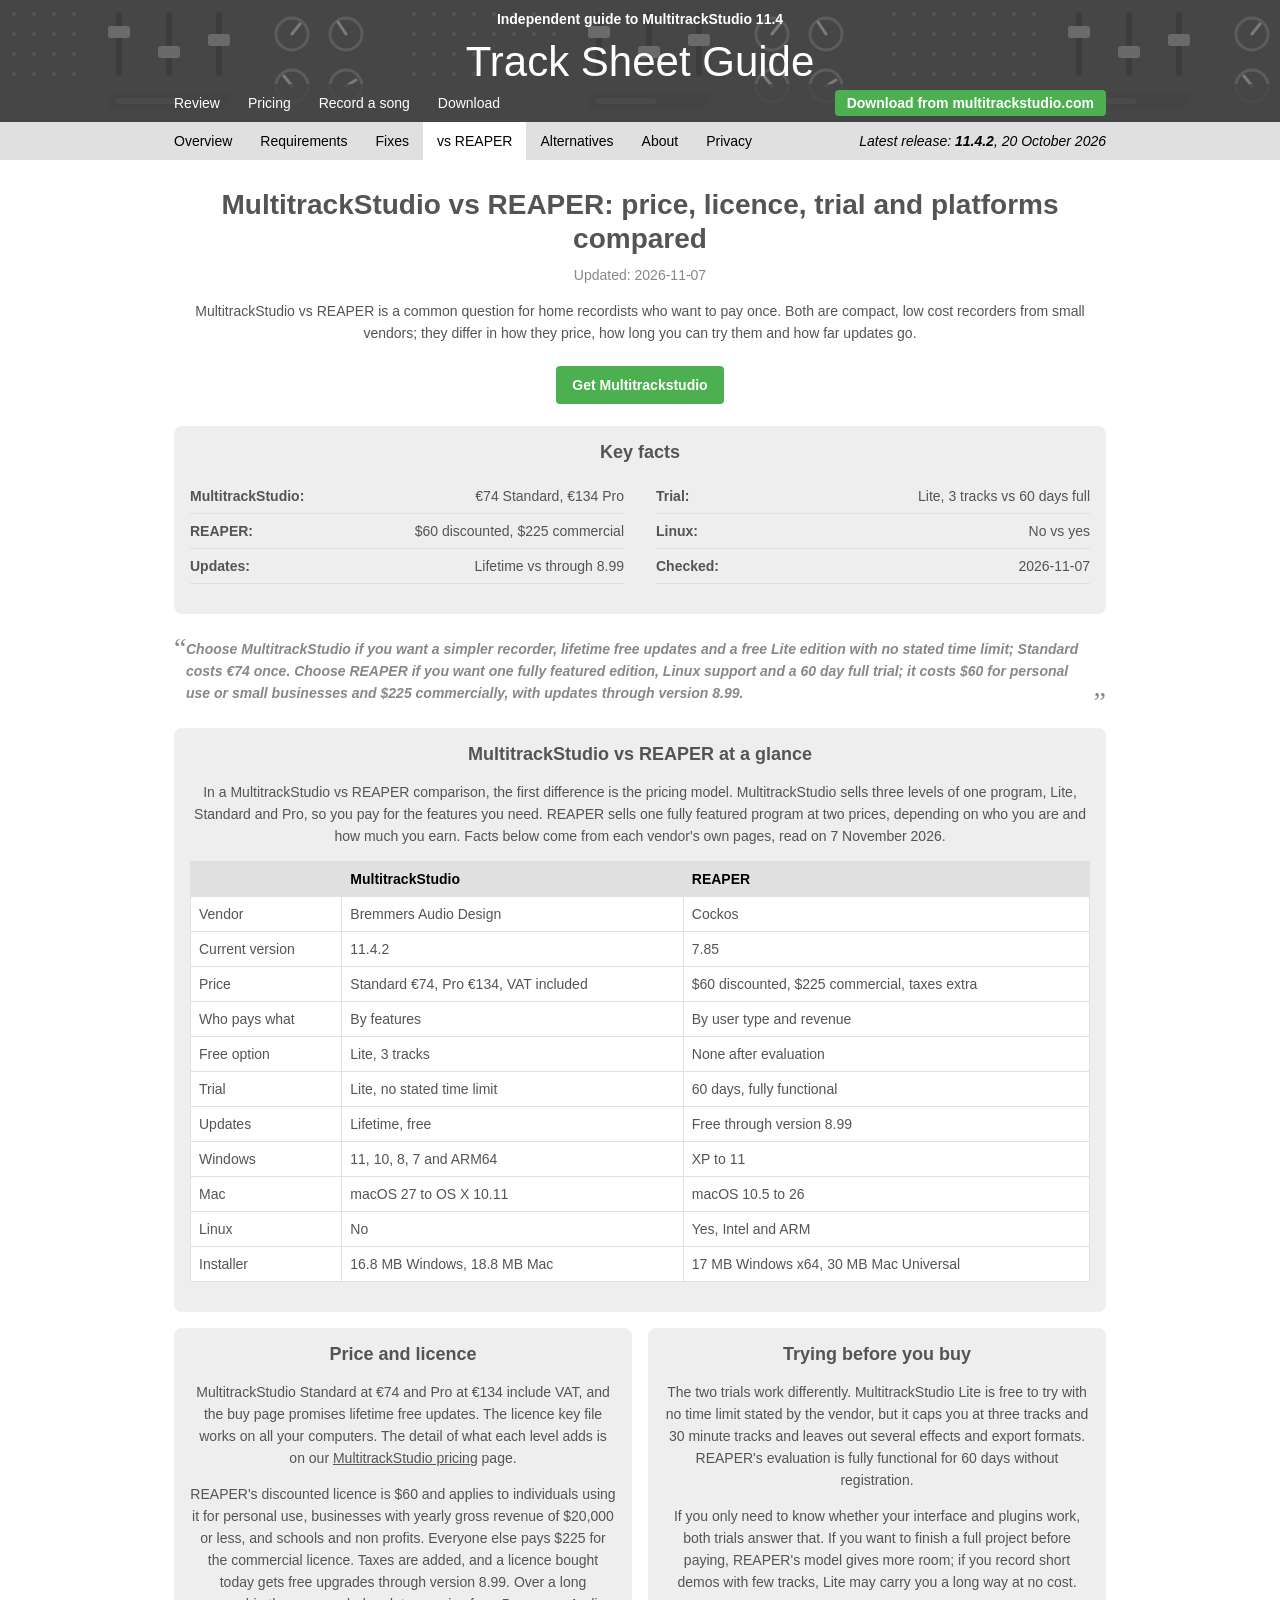
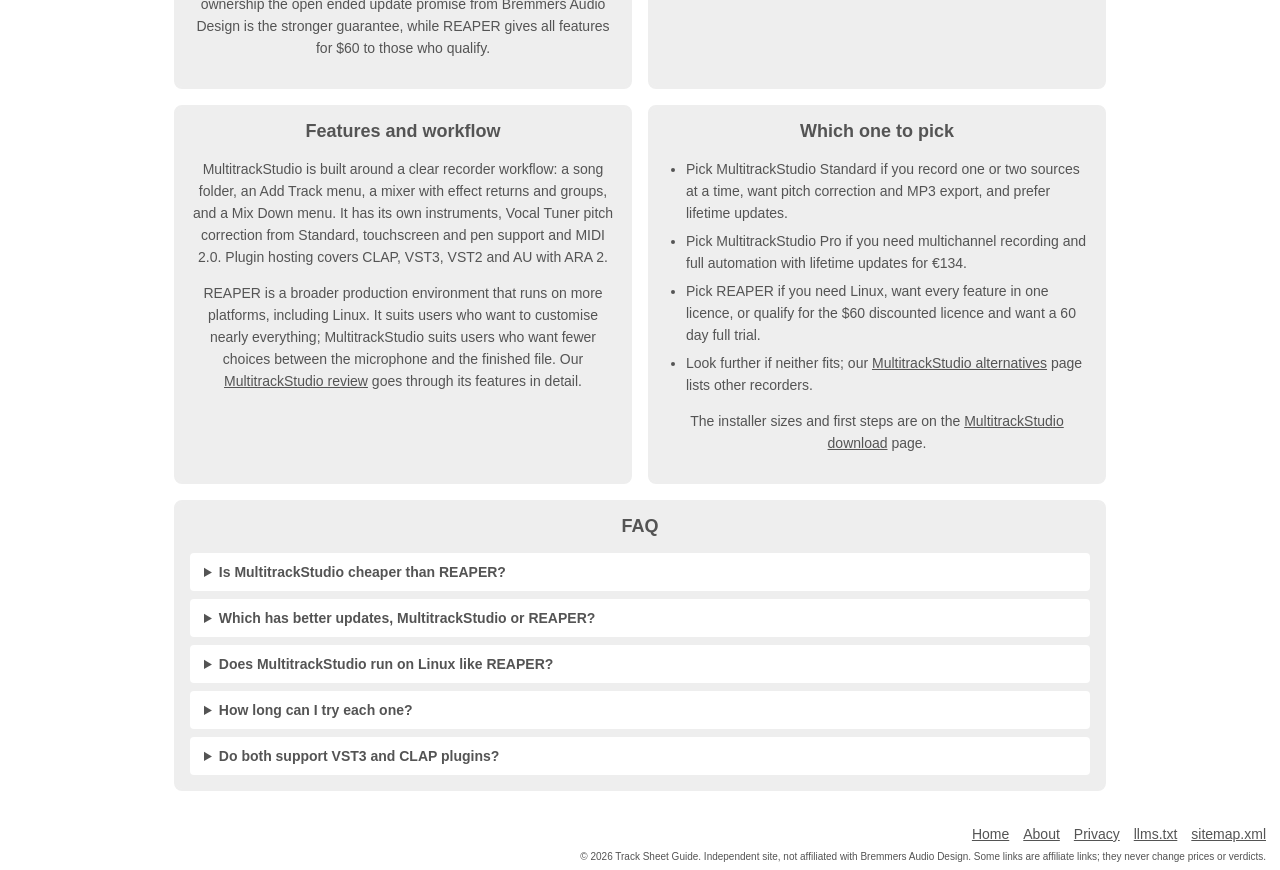
<file: vs-reaper.html>
<!doctype html>
<html lang="en"><head>
<meta charset="utf-8">
<meta name="viewport" content="width=device-width,initial-scale=1">
<title>MultitrackStudio vs REAPER: Price, Trial and Licence</title>
<meta name="description" content="MultitrackStudio vs REAPER: €74 or €134 once with lifetime updates against $60 or $225 with updates to 8.99, trials, platforms and plugins compared.">
<link rel="canonical" href="https://multitrackstudio.github.io/vs-reaper.html">
<meta name="robots" content="index,follow,max-image-preview:large,max-snippet:-1">
<meta name="author" content="Track Sheet Guide">
<meta property="og:type" content="article">
<meta property="og:title" content="MultitrackStudio vs REAPER: Price, Trial and Licence">
<meta property="og:description" content="MultitrackStudio vs REAPER: €74 or €134 once with lifetime updates against $60 or $225 with updates to 8.99, trials, platforms and plugins compared.">
<meta property="og:url" content="https://multitrackstudio.github.io/vs-reaper.html">
<meta property="og:image" content="https://multitrackstudio.github.io/assets/og.png">
<meta property="og:site_name" content="Track Sheet Guide">
<meta property="article:published_time" content="2026-11-07">
<meta property="article:modified_time" content="2026-11-07">
<meta name="twitter:card" content="summary_large_image">
<link rel="icon" href="assets/favicon.svg" type="image/svg+xml">
<link rel="icon" href="assets/favicon-32.png" sizes="32x32" type="image/png">
<link rel="apple-touch-icon" href="assets/apple-touch-icon.png">
<link rel="preconnect" href="https://fonts.googleapis.com">
<link rel="preconnect" href="https://fonts.gstatic.com" crossorigin>
<link href="https://fonts.googleapis.com/css2?family=Hanken+Grotesk:wght@400;500;600;700&family=Geist+Mono:wght@400;500&display=swap" rel="stylesheet">
<link rel="stylesheet" href="assets/style.css">
<script type="application/ld+json">{"@context": "https://schema.org", "@graph": [{"@type": "Organization", "@id": "https://multitrackstudio.github.io/#org", "name": "Track Sheet Guide", "url": "https://multitrackstudio.github.io/", "logo": {"@type": "ImageObject", "url": "https://multitrackstudio.github.io/assets/og.png"}}, {"@type": "WebSite", "@id": "https://multitrackstudio.github.io/#site", "name": "Track Sheet Guide", "url": "https://multitrackstudio.github.io/", "publisher": {"@id": "https://multitrackstudio.github.io/#org"}, "inLanguage": "en"}, {"@type": "SoftwareApplication", "@id": "https://multitrackstudio.github.io/#product", "name": "Multitrackstudio", "applicationCategory": "MultimediaApplication", "operatingSystem": "Windows 11, 10, 8, 7 (64 and 32 bit, ARM64); macOS 27 back to OS X 10.11", "url": "https://www.multitrackstudio.com/download.php", "softwareVersion": "11.4.2", "publisher": {"@type": "Organization", "name": "Bremmers Audio Design"}, "sameAs": ["https://www.multitrackstudio.com/", "https://www.multitrackstudio.com/download.php", "https://www.multitrackstudio.com/buy.php"], "offers": [{"@type": "Offer", "name": "Lite", "price": "0", "priceCurrency": "EUR", "url": "https://www.multitrackstudio.com/download.php", "description": "free to try, limited to 3 tracks"}, {"@type": "Offer", "name": "Standard", "price": "74", "priceCurrency": "EUR", "url": "https://www.multitrackstudio.com/download.php", "description": "one time, VAT included, lifetime free updates"}, {"@type": "Offer", "name": "Pro", "price": "134", "priceCurrency": "EUR", "url": "https://www.multitrackstudio.com/download.php", "description": "one time, VAT included, lifetime free updates"}, {"@type": "Offer", "name": "Standard to Pro upgrade", "price": "64", "priceCurrency": "EUR", "url": "https://www.multitrackstudio.com/download.php", "description": "one time, for registered Standard users"}]}, {"@type": "WebPage", "@id": "https://multitrackstudio.github.io/vs-reaper.html#webpage", "url": "https://multitrackstudio.github.io/vs-reaper.html", "name": "MultitrackStudio vs REAPER: Price, Trial and Licence", "description": "MultitrackStudio vs REAPER: €74 or €134 once with lifetime updates against $60 or $225 with updates to 8.99, trials, platforms and plugins compared.", "isPartOf": {"@id": "https://multitrackstudio.github.io/#site"}, "about": {"@id": "https://multitrackstudio.github.io/#product"}, "datePublished": "2026-11-07", "dateModified": "2026-11-07", "inLanguage": "en", "breadcrumb": {"@id": "https://multitrackstudio.github.io/vs-reaper.html#crumbs"}, "speakable": {"@type": "SpeakableSpecification", "cssSelector": [".answer", ".keyfacts", ".hero .lede"]}}, {"@type": "BreadcrumbList", "@id": "https://multitrackstudio.github.io/vs-reaper.html#crumbs", "itemListElement": [{"@type": "ListItem", "position": 1, "name": "Track Sheet Guide", "item": "https://multitrackstudio.github.io/"}, {"@type": "ListItem", "position": 2, "name": "MultitrackStudio vs REAPER: price, licence, trial and platforms compared", "item": "https://multitrackstudio.github.io/vs-reaper.html"}]}, {"@type": "Article", "headline": "MultitrackStudio vs REAPER: price, licence, trial and platforms compared", "description": "MultitrackStudio vs REAPER: €74 or €134 once with lifetime updates against $60 or $225 with updates to 8.99, trials, platforms and plugins compared.", "author": {"@id": "https://multitrackstudio.github.io/#org"}, "publisher": {"@id": "https://multitrackstudio.github.io/#org"}, "datePublished": "2026-11-07", "dateModified": "2026-11-07", "mainEntityOfPage": {"@id": "https://multitrackstudio.github.io/vs-reaper.html#webpage"}, "about": {"@id": "https://multitrackstudio.github.io/#product"}, "inLanguage": "en"}, {"@type": "FAQPage", "mainEntity": [{"@type": "Question", "name": "Is MultitrackStudio cheaper than REAPER?", "acceptedAnswer": {"@type": "Answer", "text": "It depends on who you are. REAPER's discounted licence is $60 for personal users and small businesses, while MultitrackStudio Standard is €74 with VAT included. For commercial users REAPER is $225 against €134 for MultitrackStudio Pro."}}, {"@type": "Question", "name": "Which has better updates, MultitrackStudio or REAPER?", "acceptedAnswer": {"@type": "Answer", "text": "MultitrackStudio promises lifetime free updates. A REAPER licence bought now covers free upgrades through version 8.99."}}, {"@type": "Question", "name": "Does MultitrackStudio run on Linux like REAPER?", "acceptedAnswer": {"@type": "Answer", "text": "No. MultitrackStudio runs on Windows, Mac and iPad. REAPER offers Linux builds for Intel and ARM."}}, {"@type": "Question", "name": "How long can I try each one?", "acceptedAnswer": {"@type": "Answer", "text": "MultitrackStudio Lite has no stated time limit but is capped at three tracks. REAPER offers a fully functional 60 day evaluation."}}, {"@type": "Question", "name": "Do both support VST3 and CLAP plugins?", "acceptedAnswer": {"@type": "Answer", "text": "MultitrackStudio supports CLAP, VST3, VST2 and, on Mac, Audio Unit, with ARA 2. Check REAPER's own site for its current plugin support."}}]}]}</script>
<script async src="https://www.googletagmanager.com/gtag/js?id=G-R3VQDZG35C"></script>
<script>window.dataLayer=window.dataLayer||[];function gtag(){dataLayer.push(arguments)}gtag('js',new Date());gtag('config','G-R3VQDZG35C');</script>
</head><body>
<a class="skip" href="#main">Skip to content</a>
<div class="top">
<header class="site"><p class="tag">Independent guide to MultitrackStudio 11.4</p><div class="brand"><a href="index.html">Track Sheet Guide</a></div></header>
<nav class="tabs" aria-label="Site"><a href="review.html">Review</a><a href="pricing.html">Pricing</a><a href="record-a-song.html">Record a song</a><a href="download.html">Download</a><a class="hbtn" href="download.html" data-track="funnel" data-offer="multitrackstudio" data-place="header">Download from multitrackstudio.com</a></nav>
</div>
<nav class="subnav" aria-label="All pages"><div class="in"><a href="index.html">Overview</a><a href="system-requirements.html">Requirements</a><a href="troubleshooting.html">Fixes</a><a href="vs-reaper.html" aria-current="page">vs REAPER</a><a href="alternatives.html">Alternatives</a><a href="about.html">About</a><a href="privacy.html">Privacy</a><span class="ver">Latest release: <b>11.4.2</b>, 20 October 2026</span></div></nav>
<main id="main" class="main">
<h1>MultitrackStudio vs REAPER: price, licence, trial and platforms compared</h1>
<p class="meta">Updated: 2026-11-07</p>
<p class="lead">MultitrackStudio vs REAPER is a common question for home recordists who want to pay once. Both are compact, low cost recorders from small vendors; they differ in how they price, how long you can try them and how far updates go.</p>
<p class="herocta"><a class="btn" href="download.html" data-track="funnel" data-offer="multitrackstudio" data-place="hero">Get Multitrackstudio</a></p>
<div class="grid"><section class="card wide facts"><h2>Key facts</h2><ul class="kf"><li><span>MultitrackStudio:</span><span>€74 Standard, €134 Pro</span></li><li><span>REAPER:</span><span>$60 discounted, $225 commercial</span></li><li><span>Updates:</span><span>Lifetime vs through 8.99</span></li><li><span>Trial:</span><span>Lite, 3 tracks vs 60 days full</span></li><li><span>Linux:</span><span>No vs yes</span></li><li><span>Checked:</span><span>2026-11-07</span></li></ul></section></div>
<div class="pull"><p>Choose MultitrackStudio if you want a simpler recorder, lifetime free updates and a free Lite edition with no stated time limit; Standard costs €74 once. Choose REAPER if you want one fully featured edition, Linux support and a 60 day full trial; it costs $60 for personal use or small businesses and $225 commercially, with updates through version 8.99.</p></div>
<div class="grid">
<section class="card wide"><h2>MultitrackStudio vs REAPER at a glance</h2><p>In a MultitrackStudio vs REAPER comparison, the first difference is the pricing model. MultitrackStudio sells three levels of one program, Lite, Standard and Pro, so you pay for the features you need. REAPER sells one fully featured program at two prices, depending on who you are and how much you earn. Facts below come from each vendor's own pages, read on 7 November 2026.</p><div class="tablewrap"><table><thead><tr><th></th><th>MultitrackStudio</th><th>REAPER</th></tr></thead><tbody><tr><td>Vendor</td><td>Bremmers Audio Design</td><td>Cockos</td></tr><tr><td>Current version</td><td>11.4.2</td><td>7.85</td></tr><tr><td>Price</td><td>Standard €74, Pro €134, VAT included</td><td>$60 discounted, $225 commercial, taxes extra</td></tr><tr><td>Who pays what</td><td>By features</td><td>By user type and revenue</td></tr><tr><td>Free option</td><td>Lite, 3 tracks</td><td>None after evaluation</td></tr><tr><td>Trial</td><td>Lite, no stated time limit</td><td>60 days, fully functional</td></tr><tr><td>Updates</td><td>Lifetime, free</td><td>Free through version 8.99</td></tr><tr><td>Windows</td><td>11, 10, 8, 7 and ARM64</td><td>XP to 11</td></tr><tr><td>Mac</td><td>macOS 27 to OS X 10.11</td><td>macOS 10.5 to 26</td></tr><tr><td>Linux</td><td>No</td><td>Yes, Intel and ARM</td></tr><tr><td>Installer</td><td>16.8 MB Windows, 18.8 MB Mac</td><td>17 MB Windows x64, 30 MB Mac Universal</td></tr></tbody></table></div></section>
<section class="card"><h2>Price and licence</h2><p>MultitrackStudio Standard at €74 and Pro at €134 include VAT, and the buy page promises lifetime free updates. The licence key file works on all your computers. The detail of what each level adds is on our <a href="pricing.html">MultitrackStudio pricing</a> page.</p><p>REAPER's discounted licence is $60 and applies to individuals using it for personal use, businesses with yearly gross revenue of $20,000 or less, and schools and non profits. Everyone else pays $225 for the commercial licence. Taxes are added, and a licence bought today gets free upgrades through version 8.99. Over a long ownership the open ended update promise from Bremmers Audio Design is the stronger guarantee, while REAPER gives all features for $60 to those who qualify.</p></section>
<section class="card"><h2>Trying before you buy</h2><p>The two trials work differently. MultitrackStudio Lite is free to try with no time limit stated by the vendor, but it caps you at three tracks and 30 minute tracks and leaves out several effects and export formats. REAPER's evaluation is fully functional for 60 days without registration.</p><p>If you only need to know whether your interface and plugins work, both trials answer that. If you want to finish a full project before paying, REAPER's model gives more room; if you record short demos with few tracks, Lite may carry you a long way at no cost.</p></section>
<section class="card"><h2>Features and workflow</h2><p>MultitrackStudio is built around a clear recorder workflow: a song folder, an Add Track menu, a mixer with effect returns and groups, and a Mix Down menu. It has its own instruments, Vocal Tuner pitch correction from Standard, touchscreen and pen support and MIDI 2.0. Plugin hosting covers CLAP, VST3, VST2 and AU with ARA 2.</p><p>REAPER is a broader production environment that runs on more platforms, including Linux. It suits users who want to customise nearly everything; MultitrackStudio suits users who want fewer choices between the microphone and the finished file. Our <a href="review.html">MultitrackStudio review</a> goes through its features in detail.</p></section>
<section class="card"><h2>Which one to pick</h2><ul><li>Pick MultitrackStudio Standard if you record one or two sources at a time, want pitch correction and MP3 export, and prefer lifetime updates.</li><li>Pick MultitrackStudio Pro if you need multichannel recording and full automation with lifetime updates for €134.</li><li>Pick REAPER if you need Linux, want every feature in one licence, or qualify for the $60 discounted licence and want a 60 day full trial.</li><li>Look further if neither fits; our <a href="alternatives.html">MultitrackStudio alternatives</a> page lists other recorders.</li></ul><p>The installer sizes and first steps are on the <a href="download.html">MultitrackStudio download</a> page.</p></section>
<section class="card wide faq"><h2>FAQ</h2><details><summary>Is MultitrackStudio cheaper than REAPER?</summary><p>It depends on who you are. REAPER's discounted licence is $60 for personal users and small businesses, while MultitrackStudio Standard is €74 with VAT included. For commercial users REAPER is $225 against €134 for MultitrackStudio Pro.</p></details><details><summary>Which has better updates, MultitrackStudio or REAPER?</summary><p>MultitrackStudio promises lifetime free updates. A REAPER licence bought now covers free upgrades through version 8.99.</p></details><details><summary>Does MultitrackStudio run on Linux like REAPER?</summary><p>No. MultitrackStudio runs on Windows, Mac and iPad. REAPER offers Linux builds for Intel and ARM.</p></details><details><summary>How long can I try each one?</summary><p>MultitrackStudio Lite has no stated time limit but is capped at three tracks. REAPER offers a fully functional 60 day evaluation.</p></details><details><summary>Do both support VST3 and CLAP plugins?</summary><p>MultitrackStudio supports CLAP, VST3, VST2 and, on Mac, Audio Unit, with ARA 2. Check REAPER's own site for its current plugin support.</p></details></section>
</div>
</main>
<footer class="site"><nav aria-label="Footer"><a href="index.html">Home</a><a href="about.html">About</a><a href="privacy.html">Privacy</a><a href="llms.txt">llms.txt</a><a href="sitemap.xml">sitemap.xml</a></nav><p>&copy; 2026 Track Sheet Guide. Independent site, not affiliated with Bremmers Audio Design. Some links are affiliate links; they never change prices or verdicts.</p></footer>
<script src="assets/track.js"></script>
<script src="assets/captcha-widget.js"></script>
</body></html>
</file>
<file: assets/style.css>
/* Track Sheet Guide: visual identity measured from the target page */
:root{
  --bg:#ffffff;
  --fg:#545454;
  --ink:#000000;
  --muted:#888888;
  --card:#eeeeee;
  --bar:#e0e0e0;
  --dark:#464646;
  --dark-a:#464646cc;
  --green:#4caf50;
  --green-dark:#43a047;
  --on-dark:#ffffff;
  --r-sm:4px;
  --r:8px;
  --maxw:960px;
  --pad:14px;
  --gap:16px;
  --font:Arial,sans-serif;
  --font-title:Verdana,Arial,sans-serif;
  --font-serif:Georgia,serif;
}
*,*::before,*::after{box-sizing:border-box}
html{-webkit-text-size-adjust:100%}
body{margin:0;background:var(--bg);color:var(--fg);font:400 14px/22px var(--font);overflow-wrap:break-word}
img,svg{max-width:100%}
a{color:var(--fg)}
.skip{position:absolute;left:-999px;top:0;background:var(--ink);color:#fff;padding:8px 14px;z-index:20}
.skip:focus{left:0}
.wrap{max-width:var(--maxw);margin:0 auto;padding:0 var(--pad)}

/* banner + tabs */
.top{background:linear-gradient(var(--dark-a),var(--dark-a)) left bottom/100% 38px no-repeat,url(banner.svg) center top/auto 122px repeat-x,var(--dark);color:var(--on-dark)}
header.site{max-width:var(--maxw);height:84px;margin:0 auto;padding:8px var(--pad) 0;text-align:center}
header.site .tag{margin:0;font:700 14px/22px var(--font-title);color:var(--on-dark)}
header.site .brand{margin:10px 0 0;font:400 42px/44px var(--font-title);color:var(--on-dark)}
header.site .brand a{color:var(--on-dark);text-decoration:none}
nav.tabs{max-width:var(--maxw);height:38px;margin:0 auto;display:flex;align-items:stretch;overflow-x:auto;overflow-y:hidden;scrollbar-width:none}
nav.tabs::-webkit-scrollbar,.subnav .in::-webkit-scrollbar{display:none}
nav.tabs a{flex:none;padding:0 var(--pad);line-height:38px;color:var(--on-dark);text-decoration:none;white-space:nowrap}
nav.tabs a:hover{text-decoration:underline}
nav.tabs a[aria-current]{background:var(--bar);color:var(--ink)}
nav.tabs a.hbtn{align-self:center;margin:0 var(--pad) 0 auto;height:26px;line-height:26px;padding:0 12px;background:var(--green);color:var(--on-dark);font-weight:700;border-radius:var(--r-sm)}
nav.tabs a.hbtn:hover{background:var(--green-dark);text-decoration:none}
.subnav{background:var(--bar);margin:0 0 28px}
.subnav .in{max-width:var(--maxw);height:38px;margin:0 auto;display:flex;overflow-x:auto;overflow-y:hidden;scrollbar-width:none}
.subnav a{flex:none;padding:0 var(--pad);line-height:38px;color:var(--ink);text-decoration:none;white-space:nowrap}
.subnav a:hover{text-decoration:underline}
.subnav a[aria-current]{background:var(--bg)}
.subnav .ver{flex:none;margin-left:auto;padding:0 var(--pad);line-height:38px;color:var(--ink);font-style:italic;white-space:nowrap}
a:focus-visible,summary:focus-visible{outline:2px solid var(--green);outline-offset:2px}
nav.tabs a:focus-visible{outline-color:#fff;outline-offset:-4px}

/* main column */
.main{max-width:var(--maxw);margin:0 auto;padding:0 var(--pad)}
.main h1{margin:0 0 8px;text-align:center;font:700 28px/34px var(--font);color:var(--fg)}
.main .meta{margin:0 0 14px;text-align:center;color:var(--muted)}
.main .lead{margin:0 0 22px;text-align:center}
.main .herocta{margin:0 0 22px;text-align:center}
.btn{display:inline-block;height:38px;padding:0 16px;border:0;border-radius:var(--r-sm);background:var(--green);color:var(--on-dark);font:700 14px/38px var(--font);text-decoration:none;text-align:center;cursor:pointer;white-space:nowrap}
.btn:hover{background:var(--green-dark)}
.note{margin:8px 0 0;color:var(--muted)}

/* cards */
.grid{display:grid;grid-template-columns:repeat(2,minmax(0,1fr));gap:var(--gap);margin:0 0 24px}
.grid.ragged{align-items:start}
.card{min-width:0;padding:14px;border:2px solid var(--card);border-radius:var(--r);background:var(--card);text-align:center}
.card.wide{grid-column:1/-1}
.card h2{margin:0 0 16px;font:700 18px/21px var(--font);color:var(--fg)}
.card p{margin:0 0 14px}
.card a{color:var(--fg)}
.card a.btn{color:var(--on-dark);text-decoration:none}
.card .gap-top{padding-top:22px}
.card ul,.card ol{margin:0 0 14px;padding-left:22px;text-align:left}
.card li{margin:0 0 6px}
.card li:last-child{margin-bottom:0}
.card blockquote{margin:0 0 14px;padding:0 0 0 14px;border-left:4px solid var(--bar);text-align:left;font-style:italic}
.card .badge{display:inline-block;line-height:0}
.card .badge img{display:block;width:120px;height:40px}
.card .p-start{text-align:left}
.kf{list-style:none;padding:0 !important;text-align:left}
.kf li{display:flex;justify-content:space-between;gap:12px;padding:6px 0;border-bottom:1px solid var(--bar);margin:0 !important;break-inside:avoid}
.kf li span:first-child{font-weight:700}
.kf li span:last-child{text-align:right}
.facts .kf{columns:2;column-gap:32px}
.tablewrap{margin:0 0 14px;overflow-x:auto;text-align:left}
table{width:100%;border-collapse:collapse;background:var(--bg)}
th,td{padding:6px 8px;border:1px solid var(--bar);text-align:left;vertical-align:top}
th{background:var(--bar);color:var(--ink);font-weight:700}
.faq details{margin:0 0 8px;padding:8px 14px;border-radius:var(--r-sm);background:var(--bg);text-align:left}
.faq details:last-child{margin-bottom:0}
.faq summary{cursor:pointer;font-weight:700}
.faq details p{margin:8px 0 0}

/* quote strip */
.pull{position:relative;margin:24px 0;padding:0 12px;color:var(--muted);font-style:italic;font-weight:700}
.pull p{margin:0}
.pull::before,.pull::after{position:absolute;font:400 28px/28px var(--font-serif);font-style:normal;color:var(--muted)}
.pull::before{content:"\201C";left:0;top:-4px}
.pull::after{content:"\201D";right:0;bottom:-12px}

/* footer */
footer.site{margin-top:14px;padding:8px 14px;font-size:10px;line-height:11px;color:var(--fg);text-align:right}
footer.site nav{margin:0 0 6px}
footer.site nav a{margin-left:14px;font-size:14px;line-height:22px;color:var(--fg)}
footer.site p{margin:0}

/* helper pages (go.html, 404.html) */
.btn[disabled],.btn[aria-disabled=true]{opacity:.45;pointer-events:none}

@media (max-width:900px){
  .grid{grid-template-columns:minmax(0,1fr)}
  .facts .kf{columns:1}
  .subnav .ver{display:none}
}
@media (max-width:600px){
  header.site{height:66px;padding-top:4px}
  header.site .tag{font-size:11px;line-height:16px}
  header.site .brand{margin-top:6px;font-size:28px;line-height:36px}
  .main h1{font-size:18px;line-height:24px}
}
</file>
